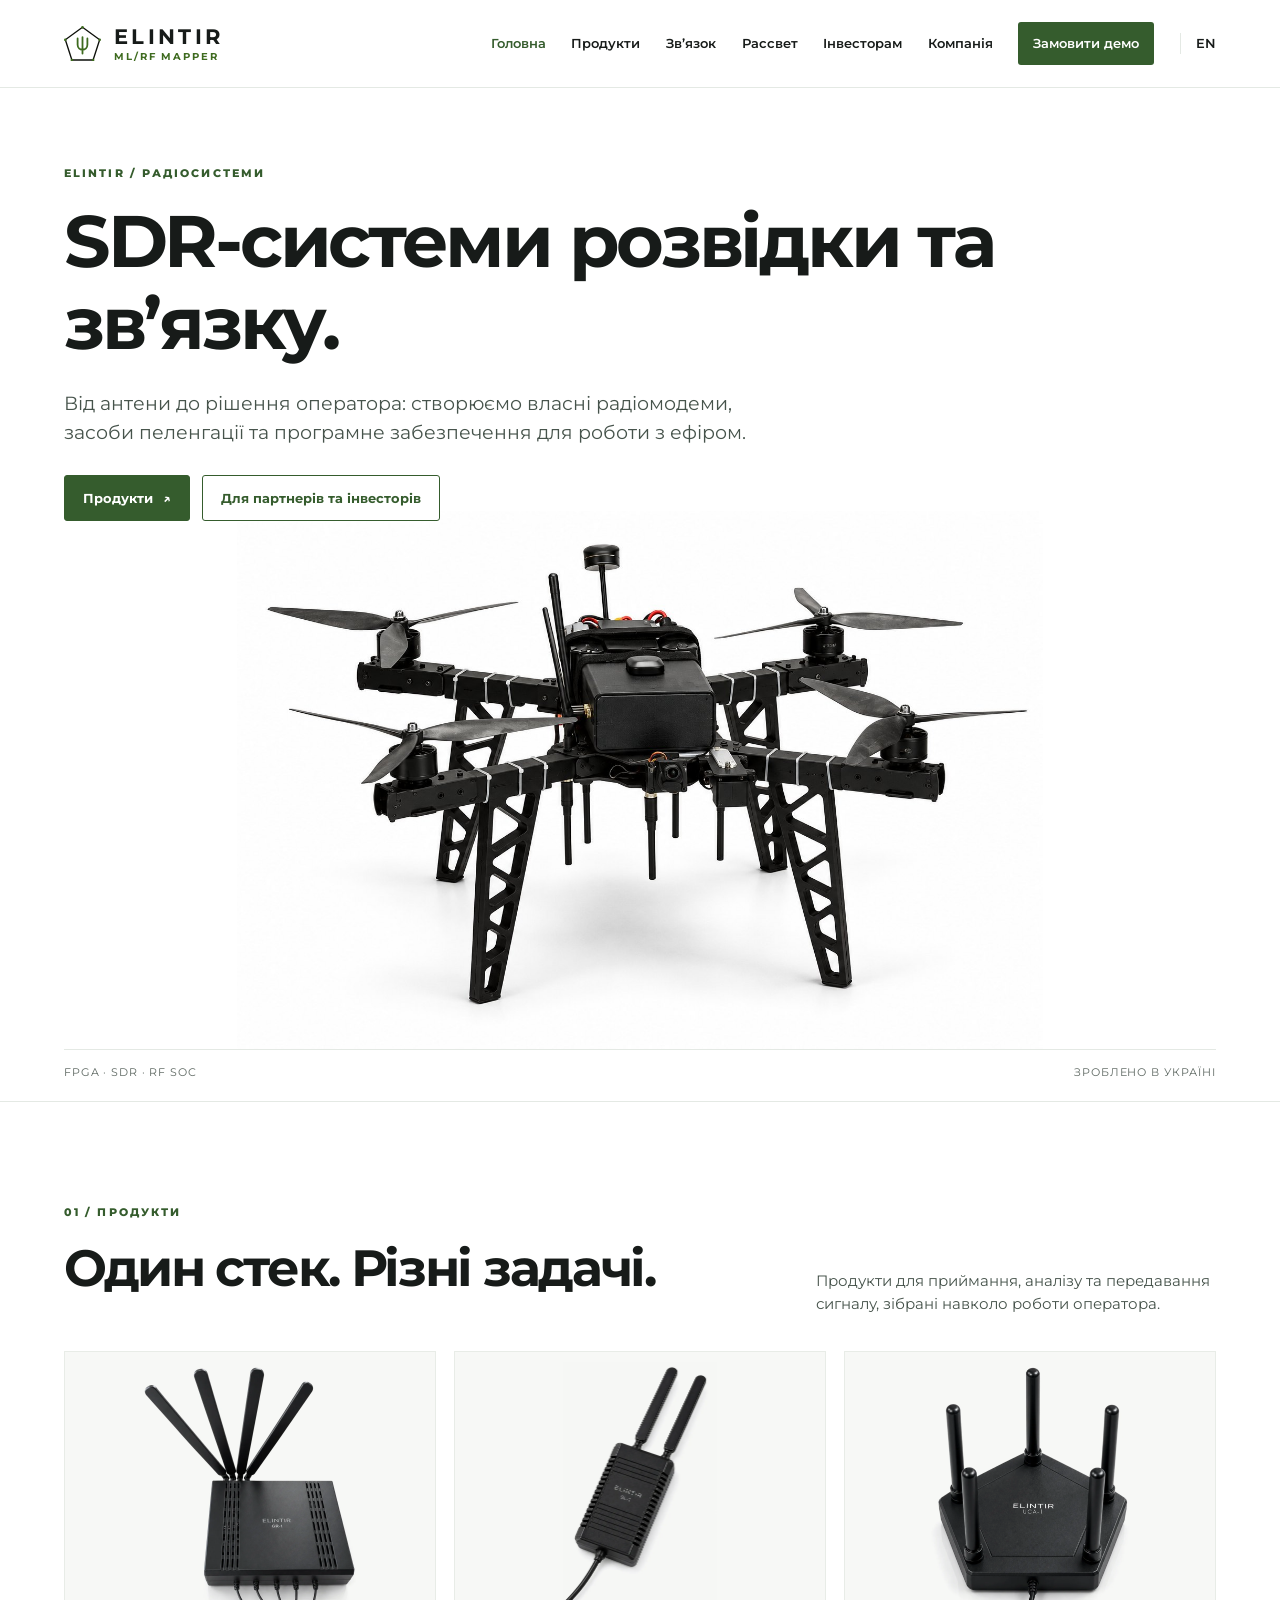
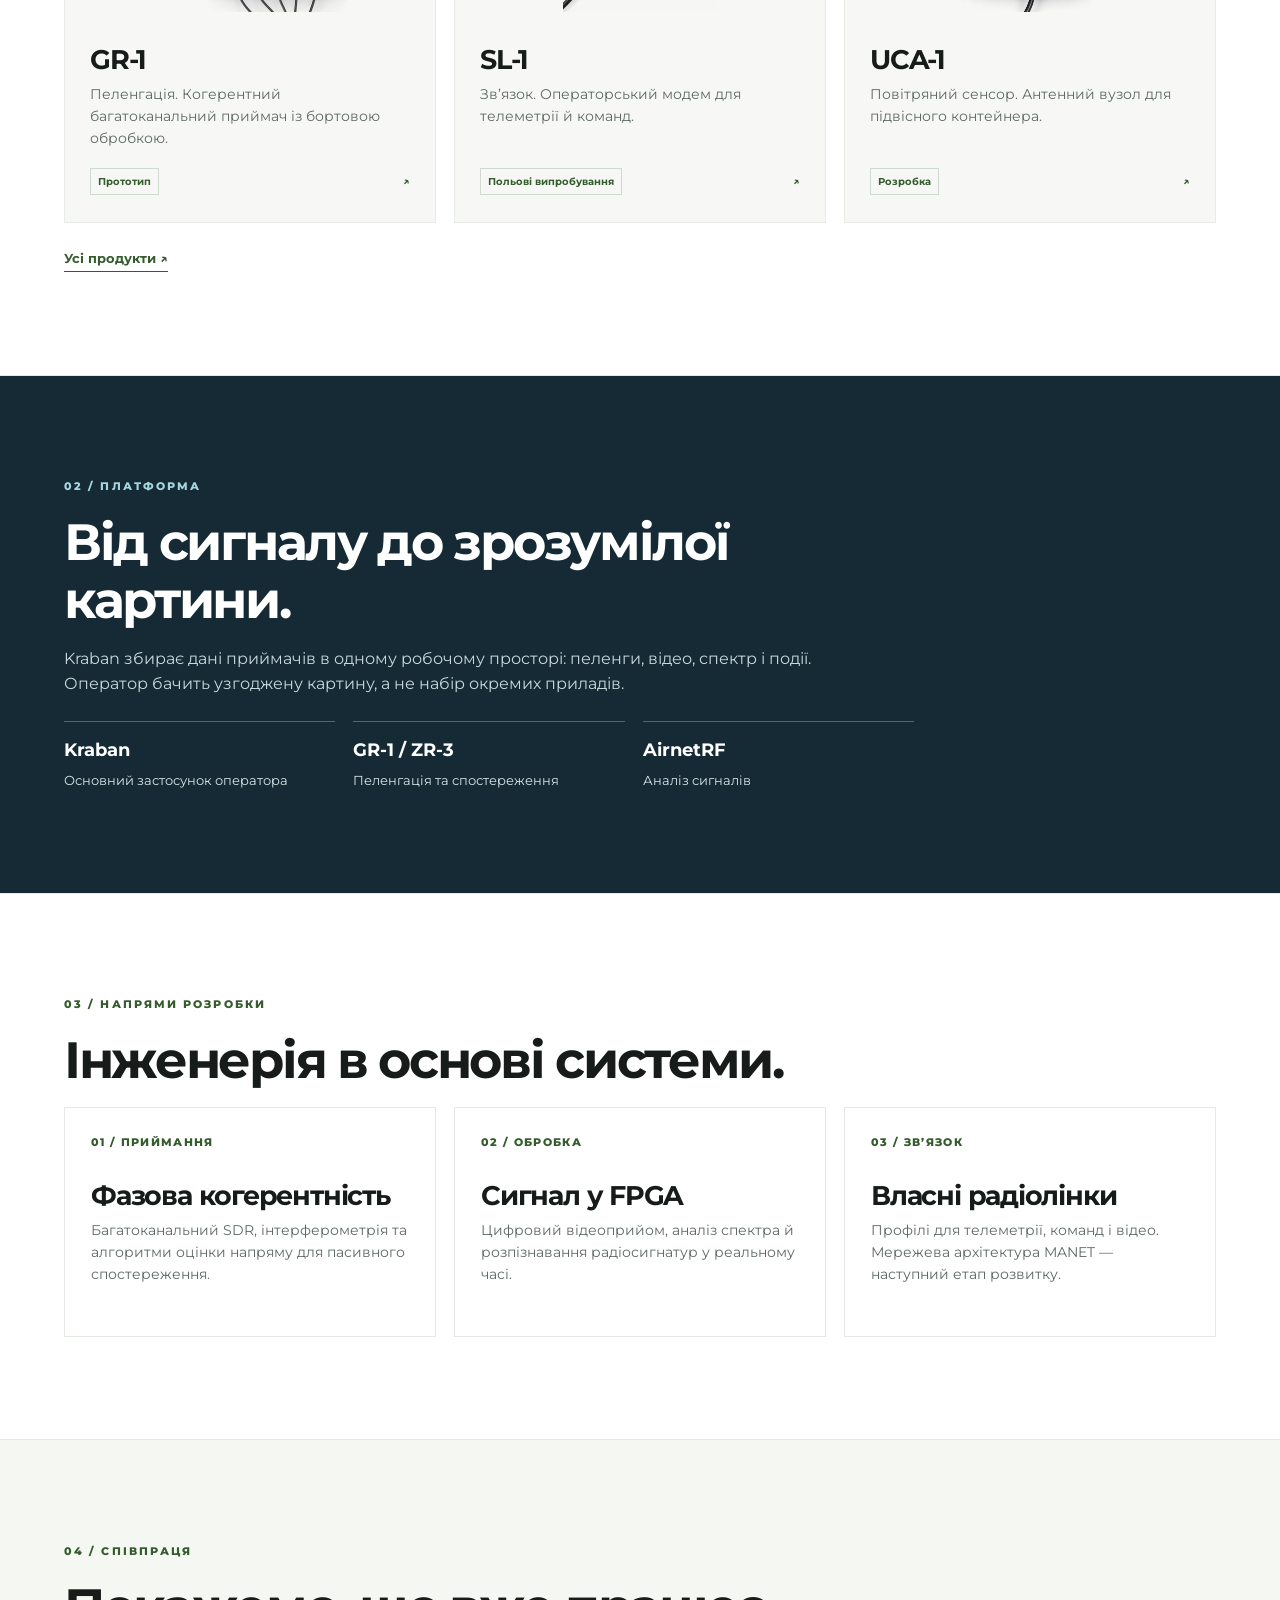
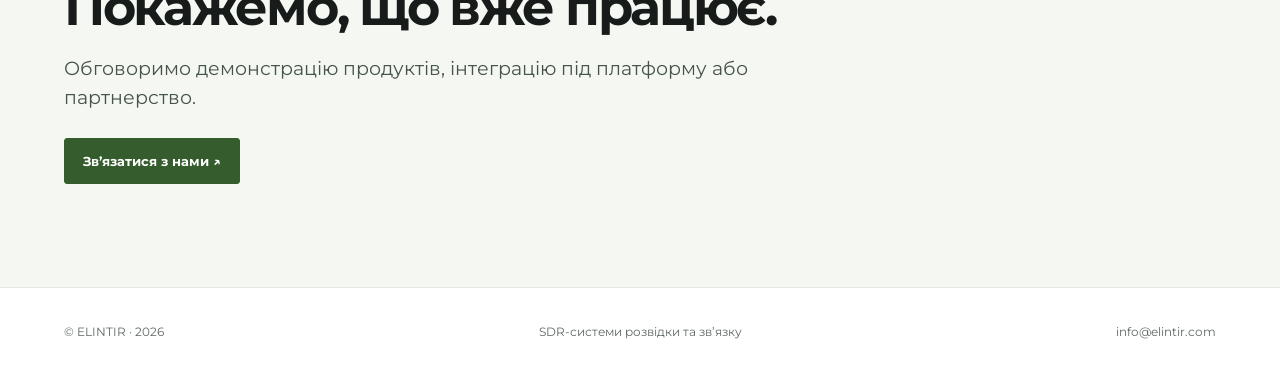
<file: index.html>
<!doctype html>
<html lang="uk"><head><meta charset="utf-8"><meta name="viewport" content="width=device-width,initial-scale=1">
<title>SDR-системи розвідки та зв’язку — ELINTIR</title><meta name="description" content="ELINTIR розробляє SDR-системи пеленгації, програмне забезпечення оператора та радіозв’язок."><meta name="theme-color" content="#ffffff">
<link rel="canonical" href="https://elintir.com/">
<link rel="alternate" hreflang="uk" href="https://elintir.com/">
<link rel="alternate" hreflang="en" href="https://elintir.com/en/">
<link rel="icon" type="image/svg+xml" href="/assets/branding/elintir-favicon.svg"><link rel="stylesheet" href="/assets/site-v2.css?v=2681af0301">
<meta property="og:title" content="SDR-системи розвідки та зв’язку — ELINTIR"><meta property="og:description" content="ELINTIR розробляє SDR-системи пеленгації, програмне забезпечення оператора та радіозв’язок."><meta property="og:type" content="website"><meta property="og:image" content="https://elintir.com/assets/products/elintir-og-product.jpg">
</head><body><header class="topbar wrap"><a class="brand" href="/" aria-label="ELINTIR — ML/RF MAPPER, на початок">
<svg class="brand-mark" width="37" height="35" viewBox="61.3 61 389.4 371.7" role="img" aria-hidden="true">
  <polygon points="256,75 75.3,206.3 144.3,418.7 367.7,418.7 436.7,206.3" fill="none" stroke="#0d0f0a" stroke-width="14" stroke-linejoin="round"/>
  <path d="M204.5 192.5 V259.5 A51.5 51.5 0 0 0 307.5 259.5 V192.5 M256 179 V351" fill="none" stroke="#3e6b1f" stroke-width="19" stroke-linecap="round" stroke-linejoin="round"/>
  <g fill="#3e6b1f"><circle cx="256" cy="75" r="14"/><circle cx="75.3" cy="206.3" r="14"/><circle cx="144.3" cy="418.7" r="14"/><circle cx="367.7" cy="418.7" r="14"/><circle cx="436.7" cy="206.3" r="14"/></g>
</svg><span class="brand-text" style="display:flex;flex-direction:column;line-height:1"><span class="brand-name">ELINTIR</span><span class="brand-slogan">ML/RF MAPPER</span></span></a>
<nav class="nav" aria-label="Основна навігація"><a href="/" aria-current="page">Головна</a><a href="/hardware/">Продукти</a><a href="/slink/">Зв’язок</a><a href="/rassvet/">Рассвет</a><a href="/investors/">Інвесторам</a><a href="/company/">Компанія</a><a class="nav-cta" href="mailto:info@elintir.com?subject=%D0%97%D0%B0%D0%BF%D0%B8%D1%82%20%D0%BD%D0%B0%20%D0%B4%D0%B5%D0%BC%D0%BE">Замовити демо</a><a class="lang" href="/en/" hreflang="en">EN</a></nav></header>
<main><section class="hero wrap"><div class="hero-copy"><p class="eyebrow">ELINTIR / Радіосистеми</p><h1>SDR-системи розвідки та зв’язку.</h1>
    <p class="lead">Від антени до рішення оператора: створюємо власні радіомодеми, засоби пеленгації та програмне забезпечення для роботи з ефіром.</p>
    <div class="hero-actions"><a class="btn" href="/hardware/">Продукти <span aria-hidden="true">↗</span></a><a class="btn secondary" href="/investors/">Для партнерів та інвесторів</a></div></div>
    <img class="hero-photo" src="/assets/pitch-drone.jpeg" alt="Безпілотна платформа з радіообладнанням" width="1536" height="1024" fetchpriority="high">
    <div class="hero-note"><span>FPGA · SDR · RF SoC</span><span>Зроблено в Україні</span></div></section>
    <section class="section wrap" id="products"><div class="section-head"><div><p class="eyebrow">01 / Продукти</p><h2>Один стек. Різні задачі.</h2></div><p class="lead">Продукти для приймання, аналізу та передавання сигналу, зібрані навколо роботи оператора.</p></div>
    <div class="product-grid"><a class="product-card" href="/hardware/#gr1"><img src="/assets/products/elintir-gr-1.webp" alt="" loading="lazy" width="640" height="480">
    <div class="card-copy"><h3>GR-1</h3><p>Пеленгація. Когерентний багатоканальний приймач із бортовою обробкою.</p><div class="card-foot"><span class="status">Прототип</span><span aria-hidden="true">↗</span></div></div></a>
    <a class="product-card" href="/slink/#sl1"><img src="/assets/products/elintir-sl-1.webp" alt="" loading="lazy" width="640" height="480">
    <div class="card-copy"><h3>SL-1</h3><p>Зв’язок. Операторський модем для телеметрії й команд.</p><div class="card-foot"><span class="status">Польові випробування</span><span aria-hidden="true">↗</span></div></div></a>
    <a class="product-card" href="/hardware/#uca1"><img src="/assets/products/elintir-uca-1.webp" alt="" loading="lazy" width="640" height="480">
    <div class="card-copy"><h3>UCA-1</h3><p>Повітряний сенсор. Антенний вузол для підвісного контейнера.</p><div class="card-foot"><span class="status">Розробка</span><span aria-hidden="true">↗</span></div></div></a></div>
    <div class="section-actions" style="margin-top:25px"><a class="inline-link" href="/hardware/">Усі продукти ↗</a></div></section>
    <section class="section feature"><div class="wrap feature-row solo"><div><p class="eyebrow">02 / Платформа</p><h2>Від сигналу до зрозумілої картини.</h2><p>Kraban збирає дані приймачів в одному робочому просторі: пеленги, відео, спектр і події. Оператор бачить узгоджену картину, а не набір окремих приладів.</p>
    <div class="kicker-list"><div><strong>Kraban</strong>Основний застосунок оператора</div><div><strong>GR-1 / ZR-3</strong>Пеленгація та спостереження</div><div><strong>AirnetRF</strong>Аналіз сигналів</div></div></div></div></section>
    <section class="section wrap" id="directions"><p class="eyebrow">03 / Напрями розробки</p><h2>Інженерія в основі системи.</h2><div class="grid-3">
    <article class="text-card"><div class="number">01 / ПРИЙМАННЯ</div><h3>Фазова когерентність</h3><p>Багатоканальний SDR, інтерферометрія та алгоритми оцінки напряму для пасивного спостереження.</p></article>
    <article class="text-card"><div class="number">02 / ОБРОБКА</div><h3>Сигнал у FPGA</h3><p>Цифровий відеоприйом, аналіз спектра й розпізнавання радіосигнатур у реальному часі.</p></article>
    <article class="text-card"><div class="number">03 / ЗВ’ЯЗОК</div><h3>Власні радіолінки</h3><p>Профілі для телеметрії, команд і відео. Мережева архітектура MANET — наступний етап розвитку.</p></article></div></section>
    <section class="section contact"><div class="wrap"><p class="eyebrow">04 / Співпраця</p><h2>Покажемо, що вже працює.</h2><p class="lead">Обговоримо демонстрацію продуктів, інтеграцію під платформу або партнерство.</p><a class="btn" href="mailto:info@elintir.com?subject=ELINTIR%20demo">Зв’язатися з нами ↗</a></div></section></main><footer class="footer wrap"><span>© ELINTIR · 2026</span><span>SDR-системи розвідки та зв’язку</span><a href="mailto:info@elintir.com">info@elintir.com</a></footer></body></html>
</file>
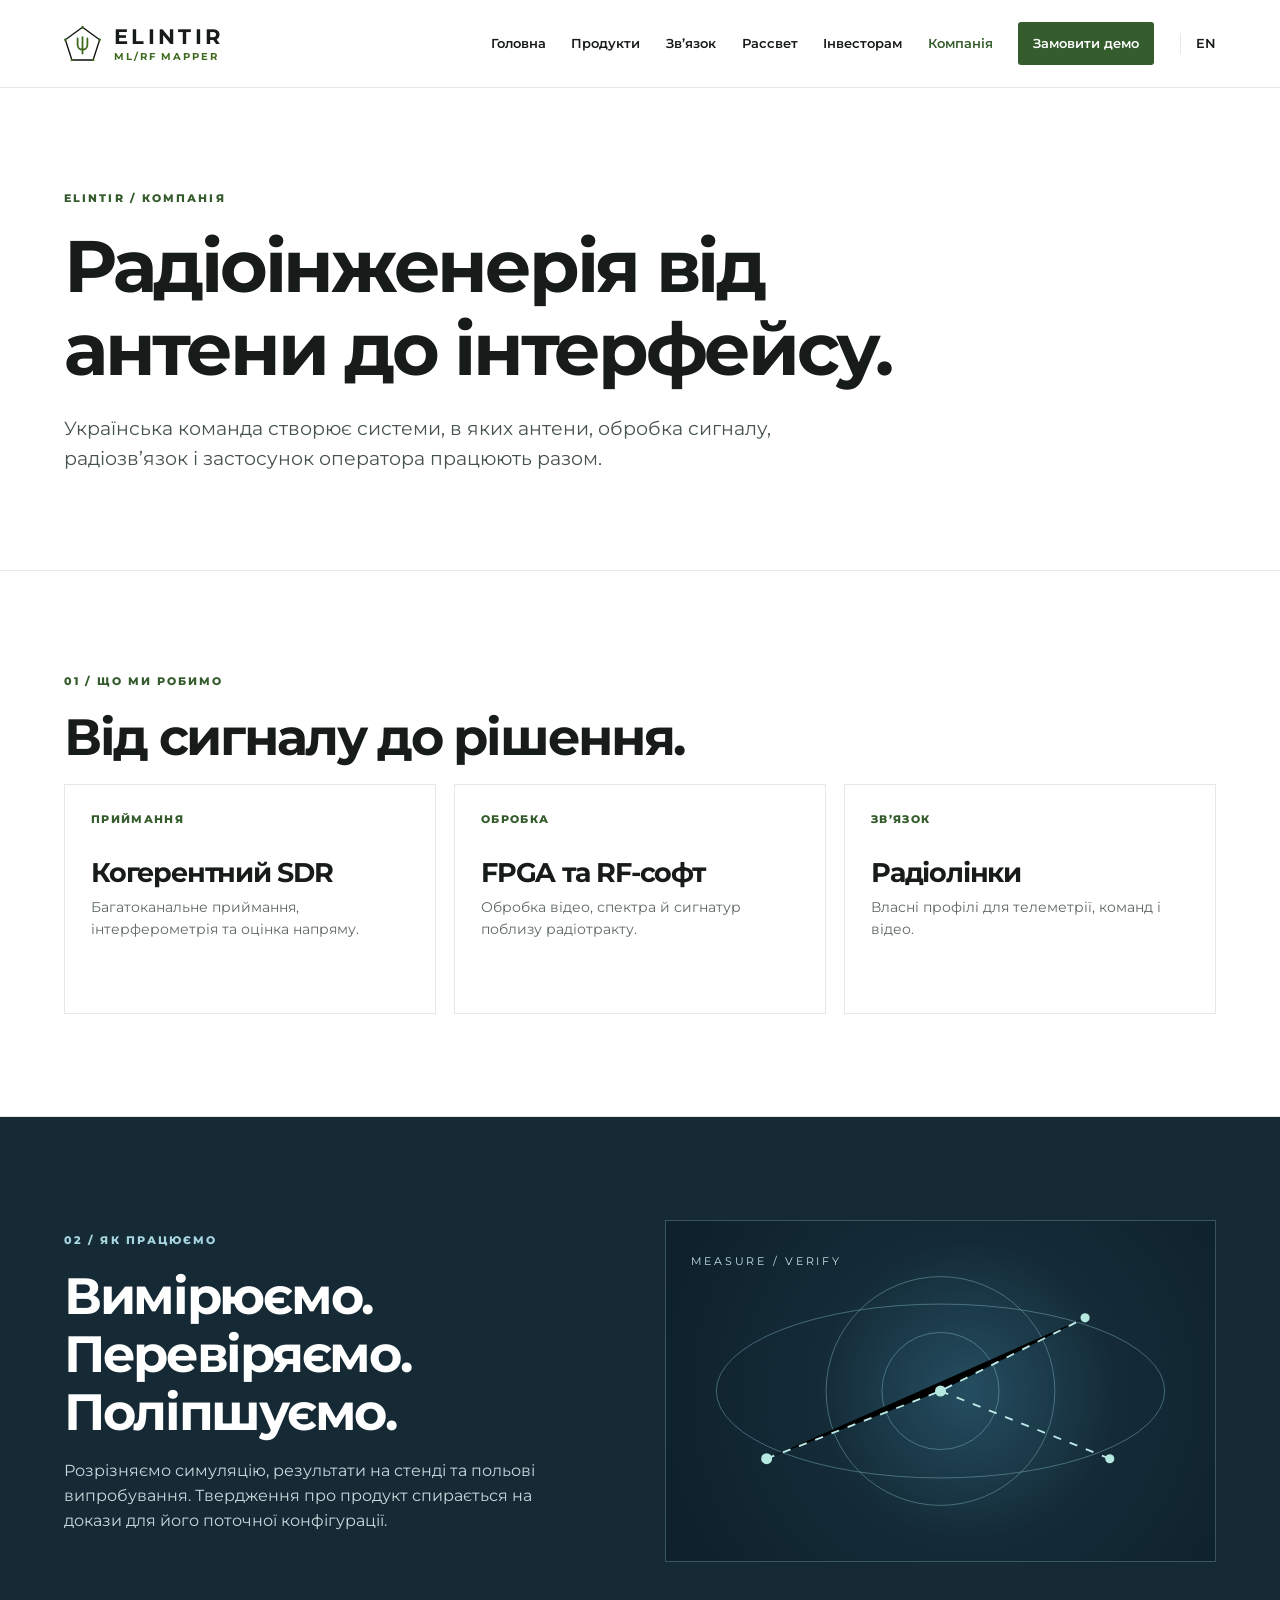
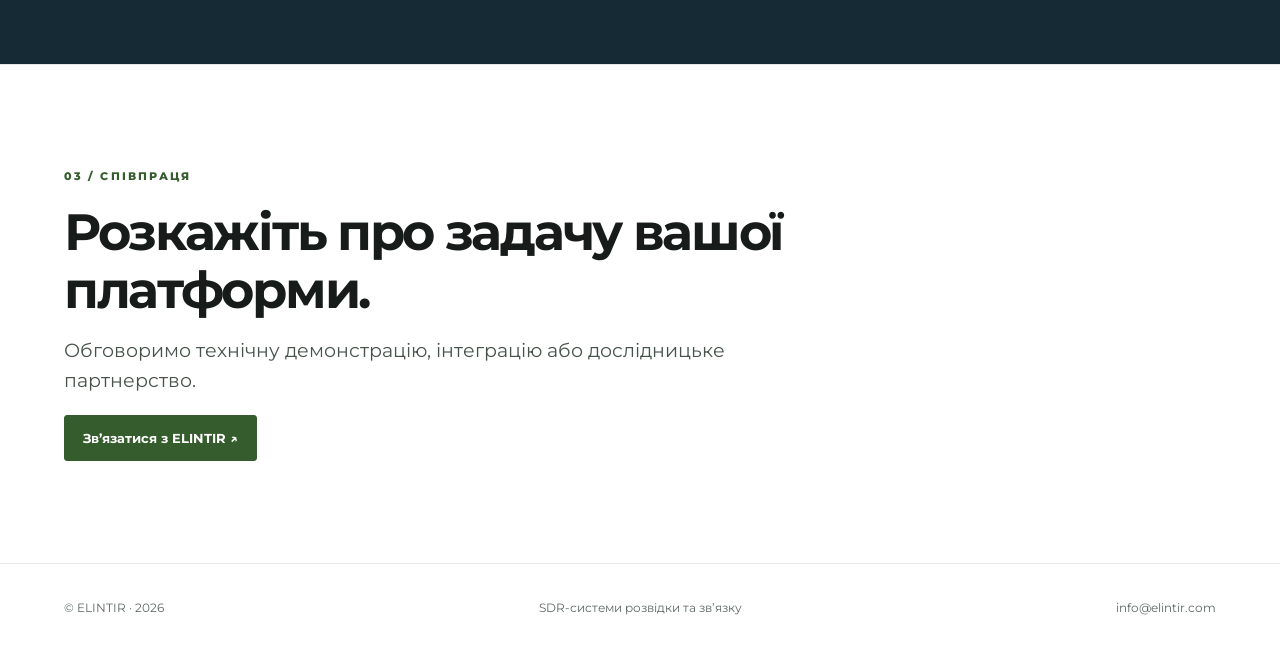
<file: company/index.html>
<!doctype html>
<html lang="uk"><head><meta charset="utf-8"><meta name="viewport" content="width=device-width,initial-scale=1">
<title>Компанія — ELINTIR</title><meta name="description" content="Українська команда ELINTIR: когерентний SDR, FPGA, радіозв’язок і застосунок оператора."><meta name="theme-color" content="#ffffff">
<link rel="canonical" href="https://elintir.com/company/">
<link rel="alternate" hreflang="uk" href="https://elintir.com/company/">
<link rel="alternate" hreflang="en" href="https://elintir.com/en/company/">
<link rel="icon" type="image/svg+xml" href="/assets/branding/elintir-favicon.svg"><link rel="stylesheet" href="/assets/site-v2.css?v=2681af0301">
<meta property="og:title" content="Компанія — ELINTIR"><meta property="og:description" content="Українська команда ELINTIR: когерентний SDR, FPGA, радіозв’язок і застосунок оператора."><meta property="og:type" content="website"><meta property="og:image" content="https://elintir.com/assets/products/elintir-og-product.jpg">
</head><body><header class="topbar wrap"><a class="brand" href="/" aria-label="ELINTIR — ML/RF MAPPER, на початок">
<svg class="brand-mark" width="37" height="35" viewBox="61.3 61 389.4 371.7" role="img" aria-hidden="true">
  <polygon points="256,75 75.3,206.3 144.3,418.7 367.7,418.7 436.7,206.3" fill="none" stroke="#0d0f0a" stroke-width="14" stroke-linejoin="round"/>
  <path d="M204.5 192.5 V259.5 A51.5 51.5 0 0 0 307.5 259.5 V192.5 M256 179 V351" fill="none" stroke="#3e6b1f" stroke-width="19" stroke-linecap="round" stroke-linejoin="round"/>
  <g fill="#3e6b1f"><circle cx="256" cy="75" r="14"/><circle cx="75.3" cy="206.3" r="14"/><circle cx="144.3" cy="418.7" r="14"/><circle cx="367.7" cy="418.7" r="14"/><circle cx="436.7" cy="206.3" r="14"/></g>
</svg><span class="brand-text" style="display:flex;flex-direction:column;line-height:1"><span class="brand-name">ELINTIR</span><span class="brand-slogan">ML/RF MAPPER</span></span></a>
<nav class="nav" aria-label="Основна навігація"><a href="/">Головна</a><a href="/hardware/">Продукти</a><a href="/slink/">Зв’язок</a><a href="/rassvet/">Рассвет</a><a href="/investors/">Інвесторам</a><a href="/company/" aria-current="page">Компанія</a><a class="nav-cta" href="mailto:info@elintir.com?subject=%D0%97%D0%B0%D0%BF%D0%B8%D1%82%20%D0%BD%D0%B0%20%D0%B4%D0%B5%D0%BC%D0%BE">Замовити демо</a><a class="lang" href="/en/company/" hreflang="en">EN</a></nav></header>
<main><section class="page-hero wrap"><p class="eyebrow">ELINTIR / Компанія</p><h1>Радіоінженерія від антени до інтерфейсу.</h1><p class="lead">Українська команда створює системи, в яких антени, обробка сигналу, радіозв’язок і застосунок оператора працюють разом.</p></section>
    <section class="section wrap"><p class="eyebrow">01 / Що ми робимо</p><h2>Від сигналу до рішення.</h2><div class="grid-3"><article class="text-card"><div class="number">ПРИЙМАННЯ</div><h3>Когерентний SDR</h3><p>Багатоканальне приймання, інтерферометрія та оцінка напряму.</p></article><article class="text-card"><div class="number">ОБРОБКА</div><h3>FPGA та RF-софт</h3><p>Обробка відео, спектра й сигнатур поблизу радіотракту.</p></article><article class="text-card"><div class="number">ЗВ’ЯЗОК</div><h3>Радіолінки</h3><p>Власні профілі для телеметрії, команд і відео.</p></article></div></section>
    <section class="section feature"><div class="wrap feature-row"><div><p class="eyebrow">02 / Як працюємо</p><h2>Вимірюємо. Перевіряємо. Поліпшуємо.</h2><p>Розрізняємо симуляцію, результати на стенді та польові випробування. Твердження про продукт спирається на докази для його поточної конфігурації.</p></div><div class="signal-panel" role="img" aria-label="MEASURE / VERIFY"><svg viewBox="0 0 600 340" aria-hidden="true">
      <circle class="orbit" cx="300" cy="170" r="125"/><ellipse class="orbit" cx="300" cy="170" rx="245" ry="95"/>
      <circle class="orbit" cx="300" cy="170" r="64"/><path class="beam" d="M110 244 300 170 458 90 M300 170 485 244"/>
      <circle class="pulse" cx="300" cy="170" r="6"/><circle class="pulse" cx="110" cy="244" r="6"/>
      <circle cx="458" cy="90" r="5" fill="#b5e8de"/><circle cx="485" cy="244" r="5" fill="#b5e8de"/>
      <text x="27" y="32" fill="#c8e3e5" font-size="12" font-family="Montserrat,Arial,sans-serif" letter-spacing="3">MEASURE / VERIFY</text>
    </svg></div></div></section>
    <section class="section wrap"><p class="eyebrow">03 / Співпраця</p><h2>Розкажіть про задачу вашої платформи.</h2><p class="lead">Обговоримо технічну демонстрацію, інтеграцію або дослідницьке партнерство.</p><a class="btn" href="mailto:info@elintir.com?subject=ELINTIR%20partnership">Зв’язатися з ELINTIR ↗</a></section></main><footer class="footer wrap"><span>© ELINTIR · 2026</span><span>SDR-системи розвідки та зв’язку</span><a href="mailto:info@elintir.com">info@elintir.com</a></footer></body></html>
</file>
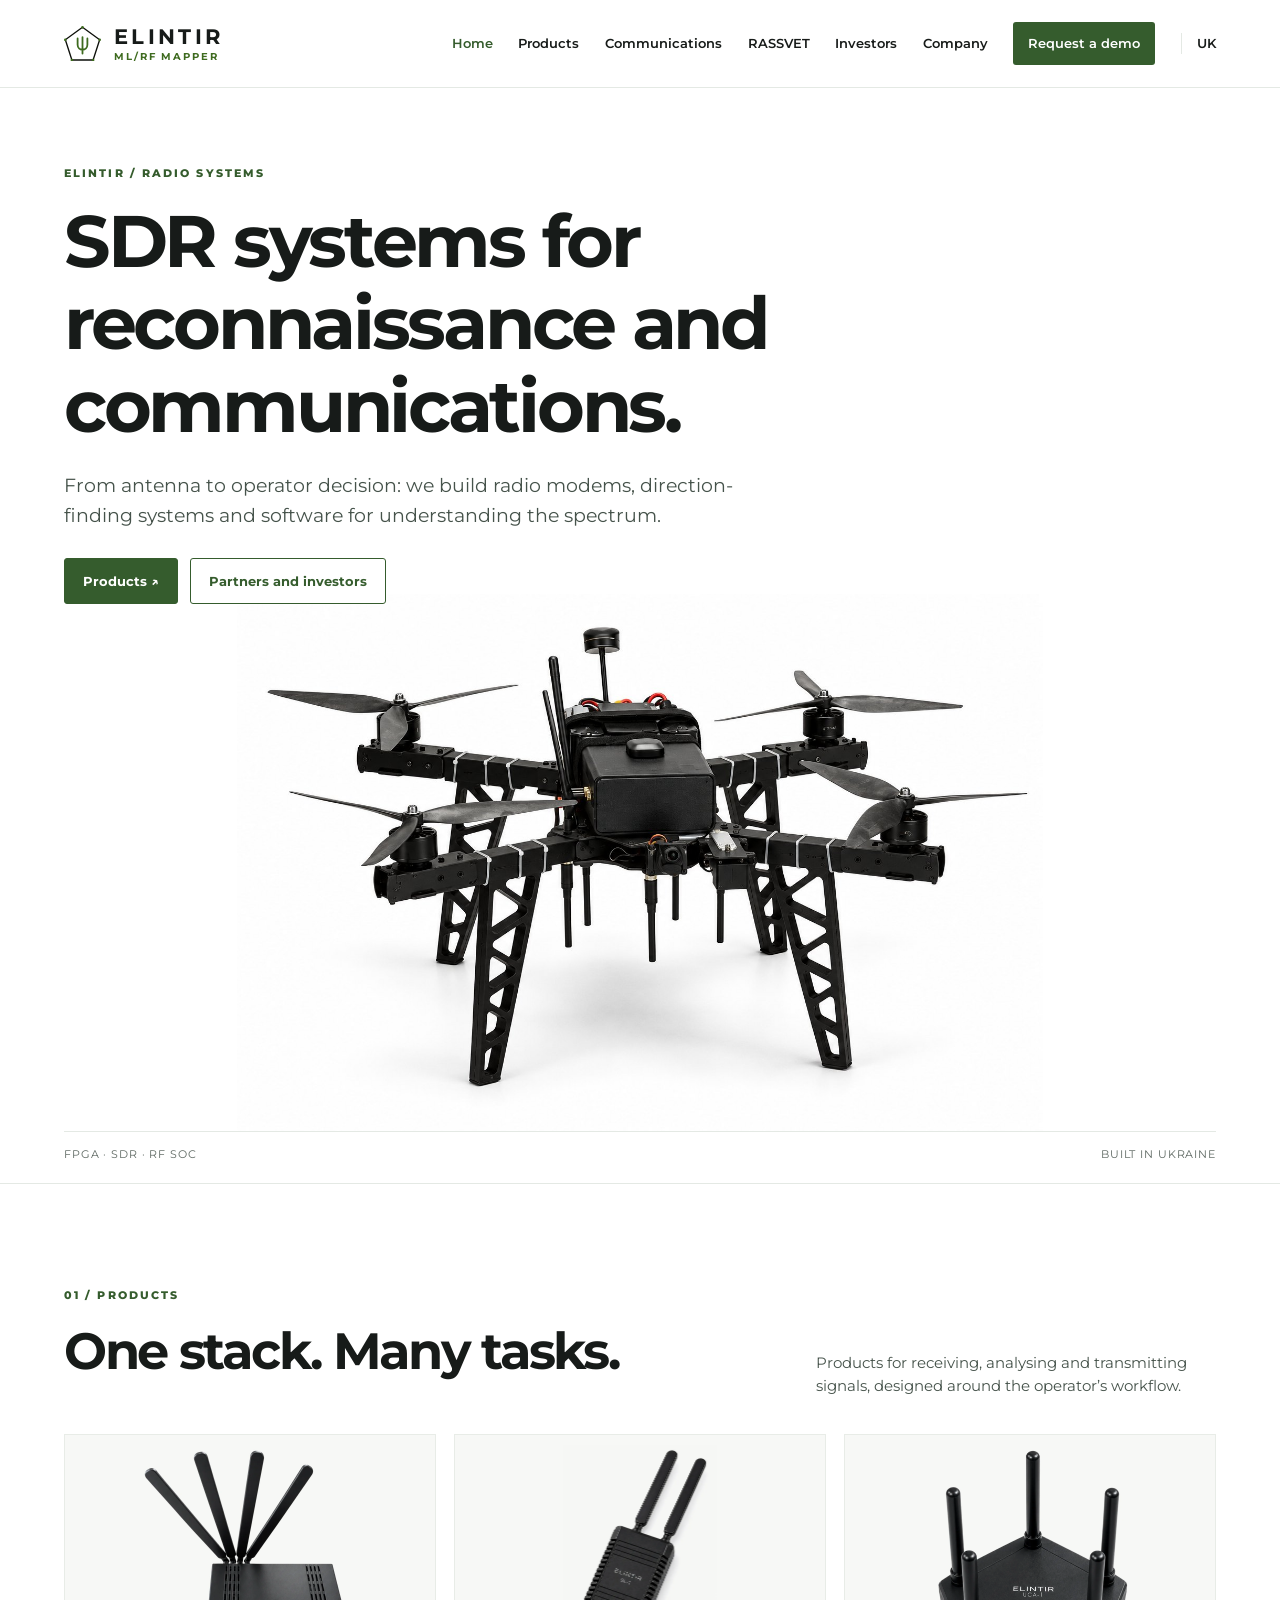
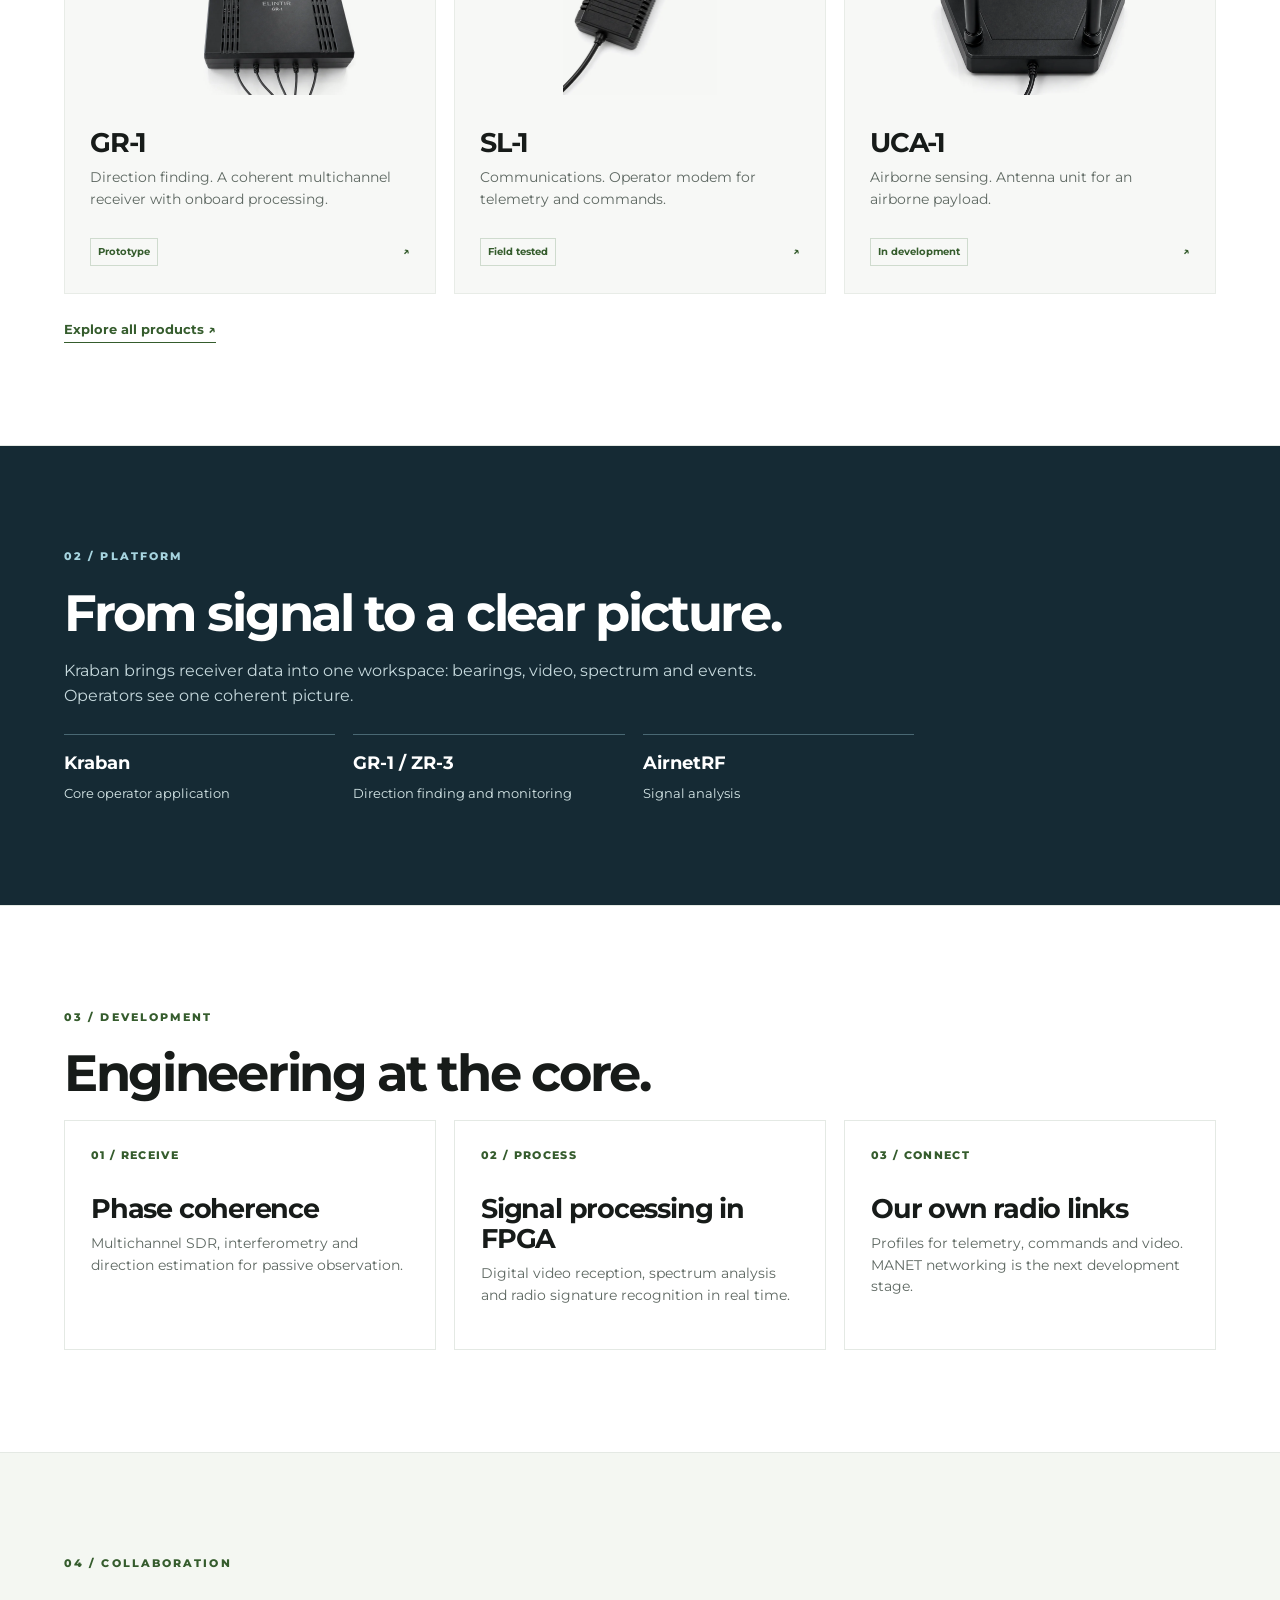
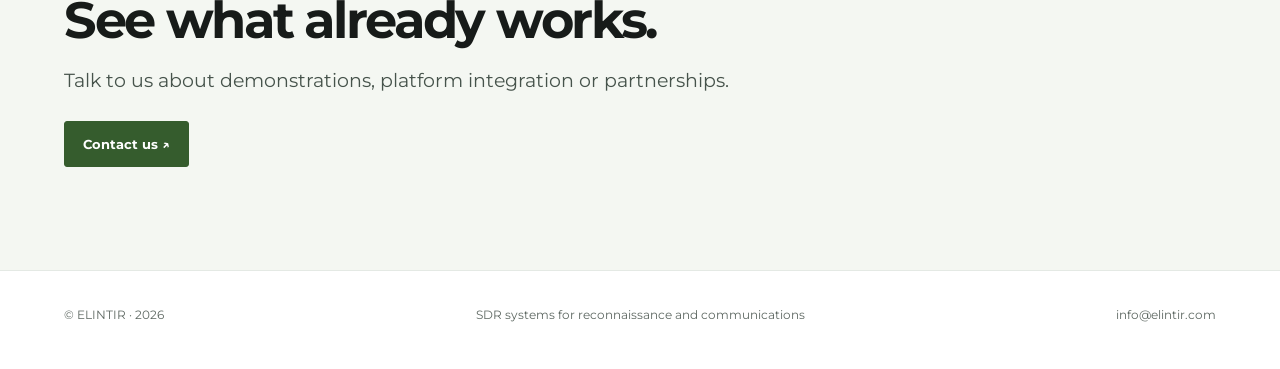
<file: en/index.html>
<!doctype html>
<html lang="en"><head><meta charset="utf-8"><meta name="viewport" content="width=device-width,initial-scale=1">
<title>SDR systems for reconnaissance and communications — ELINTIR</title><meta name="description" content="ELINTIR develops SDR direction-finding systems, operator software and radio communications."><meta name="theme-color" content="#ffffff">
<link rel="canonical" href="https://elintir.com/en/">
<link rel="alternate" hreflang="uk" href="https://elintir.com/">
<link rel="alternate" hreflang="en" href="https://elintir.com/en/">
<link rel="icon" type="image/svg+xml" href="/assets/branding/elintir-favicon.svg"><link rel="stylesheet" href="/assets/site-v2.css?v=2681af0301">
<meta property="og:title" content="SDR systems for reconnaissance and communications — ELINTIR"><meta property="og:description" content="ELINTIR develops SDR direction-finding systems, operator software and radio communications."><meta property="og:type" content="website"><meta property="og:image" content="https://elintir.com/assets/products/elintir-og-product.jpg">
</head><body><header class="topbar wrap"><a class="brand" href="/en/" aria-label="ELINTIR — ML/RF MAPPER, home">
<svg class="brand-mark" width="37" height="35" viewBox="61.3 61 389.4 371.7" role="img" aria-hidden="true">
  <polygon points="256,75 75.3,206.3 144.3,418.7 367.7,418.7 436.7,206.3" fill="none" stroke="#0d0f0a" stroke-width="14" stroke-linejoin="round"/>
  <path d="M204.5 192.5 V259.5 A51.5 51.5 0 0 0 307.5 259.5 V192.5 M256 179 V351" fill="none" stroke="#3e6b1f" stroke-width="19" stroke-linecap="round" stroke-linejoin="round"/>
  <g fill="#3e6b1f"><circle cx="256" cy="75" r="14"/><circle cx="75.3" cy="206.3" r="14"/><circle cx="144.3" cy="418.7" r="14"/><circle cx="367.7" cy="418.7" r="14"/><circle cx="436.7" cy="206.3" r="14"/></g>
</svg><span class="brand-text" style="display:flex;flex-direction:column;line-height:1"><span class="brand-name">ELINTIR</span><span class="brand-slogan">ML/RF MAPPER</span></span></a>
<nav class="nav" aria-label="Main navigation"><a href="/en/" aria-current="page">Home</a><a href="/en/hardware/">Products</a><a href="/en/slink/">Communications</a><a href="/rassvet/">RASSVET</a><a href="/en/investors/">Investors</a><a href="/en/company/">Company</a><a class="nav-cta" href="mailto:info@elintir.com?subject=ELINTIR%20demo%20request">Request a demo</a><a class="lang" href="/" hreflang="uk">UK</a></nav></header>
<main><section class="hero wrap"><div class="hero-copy"><p class="eyebrow">ELINTIR / Radio systems</p><h1>SDR systems for reconnaissance and communications.</h1>
    <p class="lead">From antenna to operator decision: we build radio modems, direction-finding systems and software for understanding the spectrum.</p>
    <div class="hero-actions"><a class="btn" href="/en/hardware/">Products ↗</a><a class="btn secondary" href="/en/investors/">Partners and investors</a></div></div>
    <img class="hero-photo" src="/assets/pitch-drone.jpeg" alt="Uncrewed platform with radio equipment" width="1536" height="1024" fetchpriority="high"><div class="hero-note"><span>FPGA · SDR · RF SoC</span><span>Built in Ukraine</span></div></section>
    <section class="section wrap" id="products"><div class="section-head"><div><p class="eyebrow">01 / Products</p><h2>One stack. Many tasks.</h2></div><p class="lead">Products for receiving, analysing and transmitting signals, designed around the operator’s workflow.</p></div>
    <div class="product-grid"><a class="product-card" href="/en/hardware/#gr1"><img src="/assets/products/elintir-gr-1.webp" alt="" loading="lazy" width="640" height="480">
    <div class="card-copy"><h3>GR-1</h3><p>Direction finding. A coherent multichannel receiver with onboard processing.</p><div class="card-foot"><span class="status">Prototype</span><span aria-hidden="true">↗</span></div></div></a>
    <a class="product-card" href="/en/slink/#sl1"><img src="/assets/products/elintir-sl-1.webp" alt="" loading="lazy" width="640" height="480">
    <div class="card-copy"><h3>SL-1</h3><p>Communications. Operator modem for telemetry and commands.</p><div class="card-foot"><span class="status">Field tested</span><span aria-hidden="true">↗</span></div></div></a>
    <a class="product-card" href="/en/hardware/#uca1"><img src="/assets/products/elintir-uca-1.webp" alt="" loading="lazy" width="640" height="480">
    <div class="card-copy"><h3>UCA-1</h3><p>Airborne sensing. Antenna unit for an airborne payload.</p><div class="card-foot"><span class="status">In development</span><span aria-hidden="true">↗</span></div></div></a></div><div class="section-actions" style="margin-top:25px"><a class="inline-link" href="/en/hardware/">Explore all products ↗</a></div></section>
    <section class="section feature"><div class="wrap feature-row solo"><div><p class="eyebrow">02 / Platform</p><h2>From signal to a clear picture.</h2><p>Kraban brings receiver data into one workspace: bearings, video, spectrum and events. Operators see one coherent picture.</p>
    <div class="kicker-list"><div><strong>Kraban</strong>Core operator application</div><div><strong>GR-1 / ZR-3</strong>Direction finding and monitoring</div><div><strong>AirnetRF</strong>Signal analysis</div></div></div></div></section>
    <section class="section wrap" id="directions"><p class="eyebrow">03 / Development</p><h2>Engineering at the core.</h2><div class="grid-3">
    <article class="text-card"><div class="number">01 / RECEIVE</div><h3>Phase coherence</h3><p>Multichannel SDR, interferometry and direction estimation for passive observation.</p></article>
    <article class="text-card"><div class="number">02 / PROCESS</div><h3>Signal processing in FPGA</h3><p>Digital video reception, spectrum analysis and radio signature recognition in real time.</p></article>
    <article class="text-card"><div class="number">03 / CONNECT</div><h3>Our own radio links</h3><p>Profiles for telemetry, commands and video. MANET networking is the next development stage.</p></article></div></section>
    <section class="section contact"><div class="wrap"><p class="eyebrow">04 / Collaboration</p><h2>See what already works.</h2><p class="lead">Talk to us about demonstrations, platform integration or partnerships.</p><a class="btn" href="mailto:info@elintir.com?subject=ELINTIR%20demo">Contact us ↗</a></div></section></main><footer class="footer wrap"><span>© ELINTIR · 2026</span><span>SDR systems for reconnaissance and communications</span><a href="mailto:info@elintir.com">info@elintir.com</a></footer></body></html>
</file>
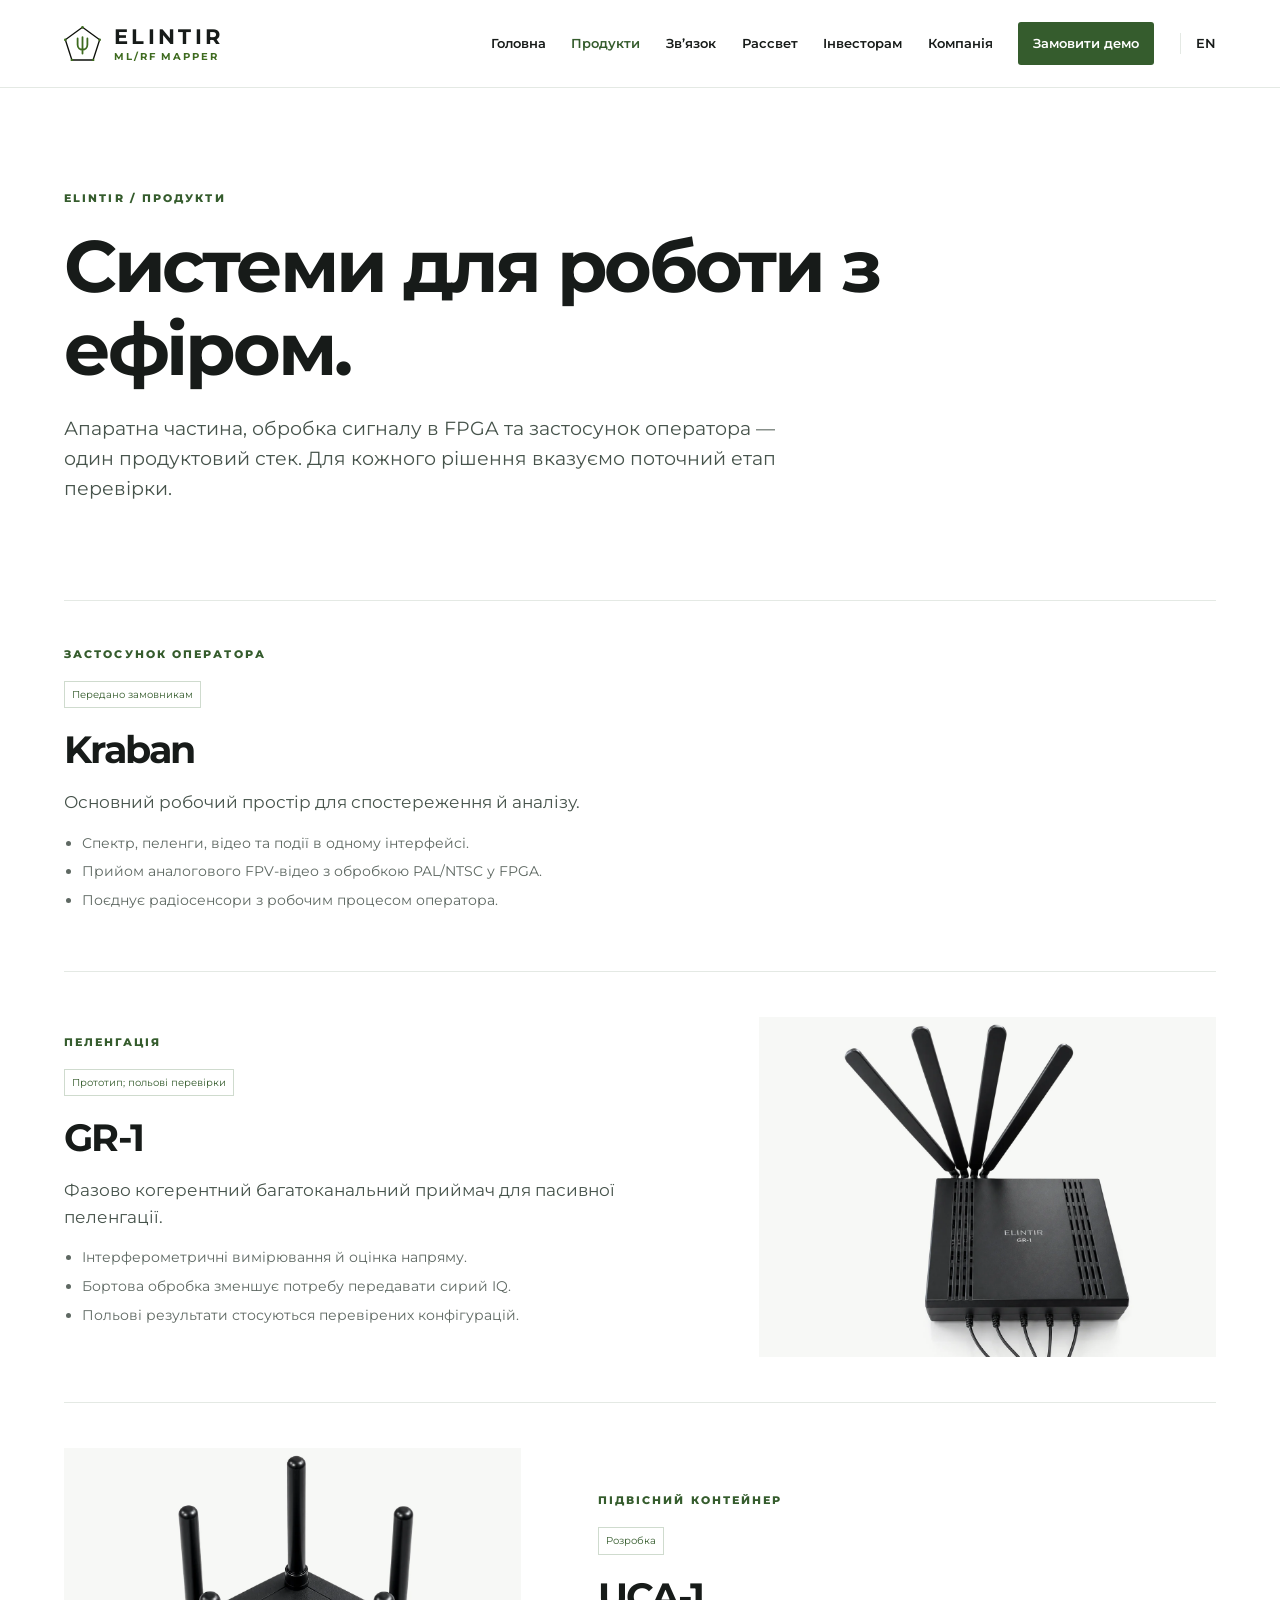
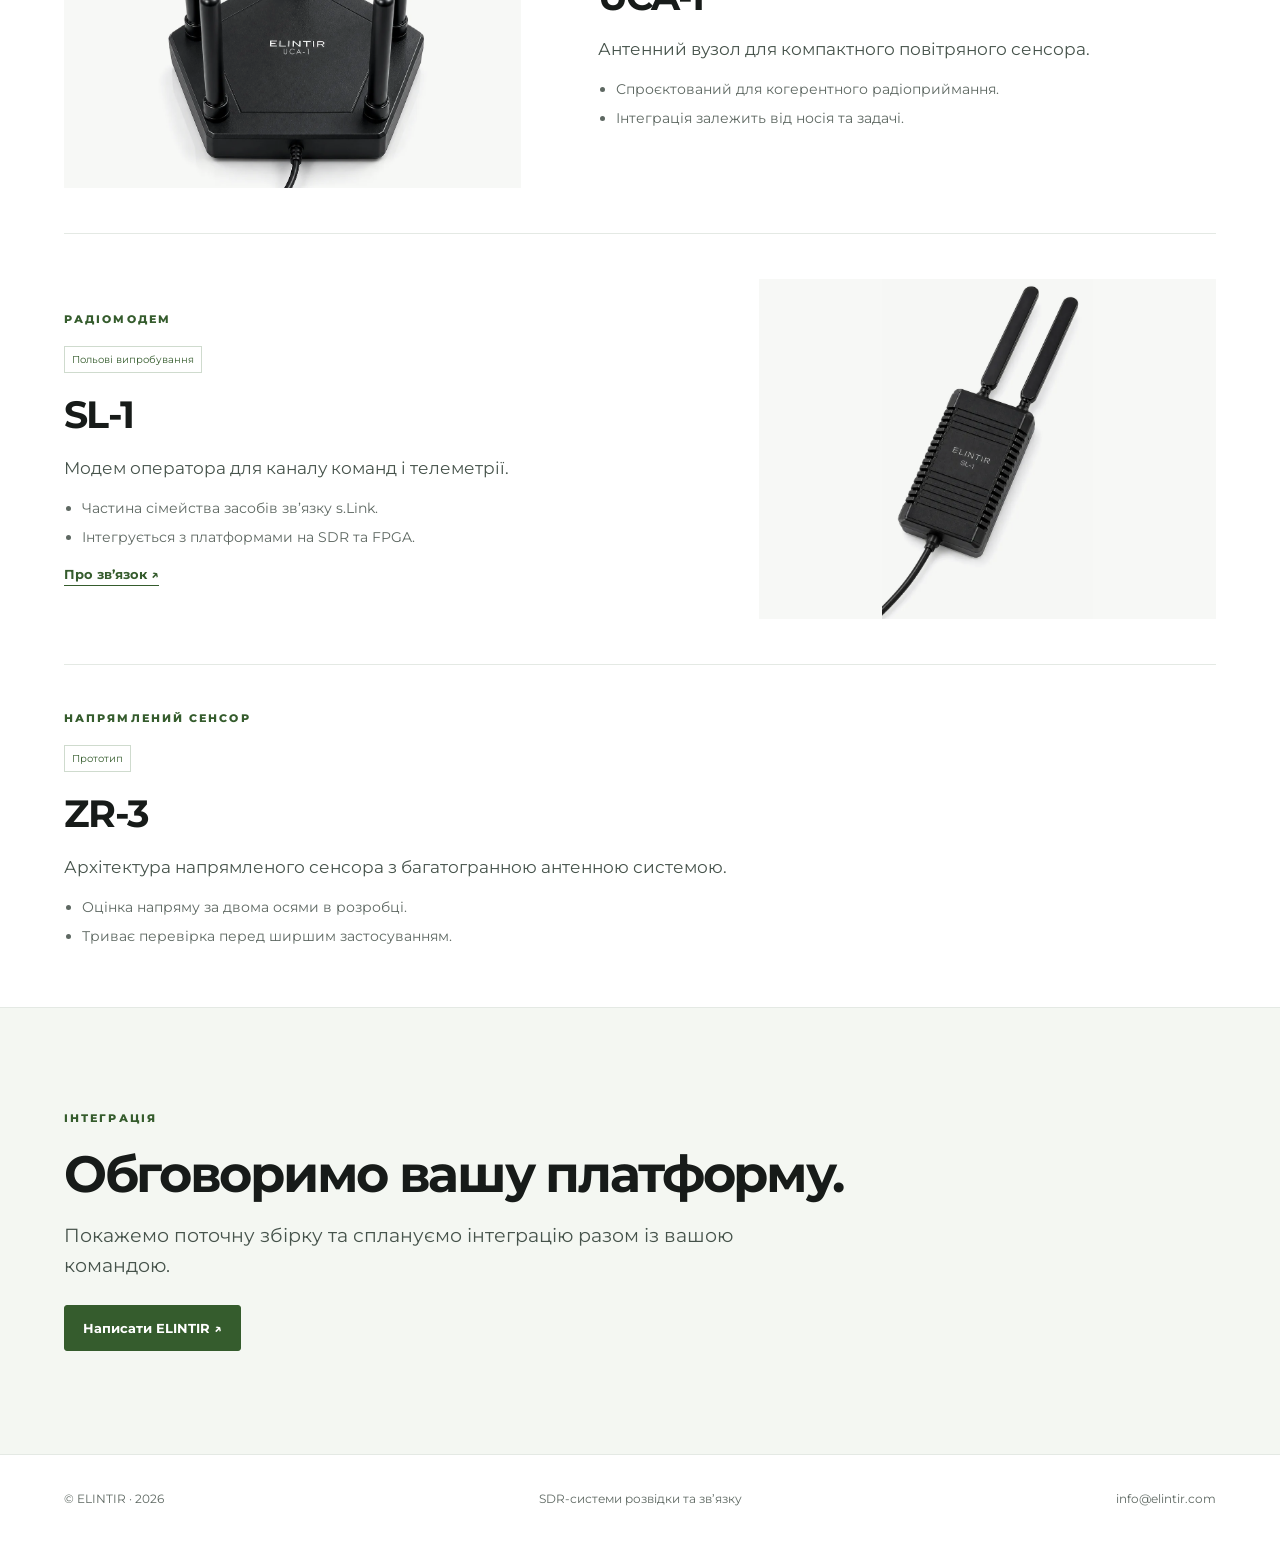
<file: hardware/index.html>
<!doctype html>
<html lang="uk"><head><meta charset="utf-8"><meta name="viewport" content="width=device-width,initial-scale=1">
<title>Продукти — ELINTIR</title><meta name="description" content="Kraban, GR-1, UCA-1, SL-1 та ZR-3 — продукти й розробки ELINTIR."><meta name="theme-color" content="#ffffff">
<link rel="canonical" href="https://elintir.com/hardware/">
<link rel="alternate" hreflang="uk" href="https://elintir.com/hardware/">
<link rel="alternate" hreflang="en" href="https://elintir.com/en/hardware/">
<link rel="icon" type="image/svg+xml" href="/assets/branding/elintir-favicon.svg"><link rel="stylesheet" href="/assets/site-v2.css?v=2681af0301">
<meta property="og:title" content="Продукти — ELINTIR"><meta property="og:description" content="Kraban, GR-1, UCA-1, SL-1 та ZR-3 — продукти й розробки ELINTIR."><meta property="og:type" content="website"><meta property="og:image" content="https://elintir.com/assets/products/elintir-og-product.jpg">
</head><body><header class="topbar wrap"><a class="brand" href="/" aria-label="ELINTIR — ML/RF MAPPER, на початок">
<svg class="brand-mark" width="37" height="35" viewBox="61.3 61 389.4 371.7" role="img" aria-hidden="true">
  <polygon points="256,75 75.3,206.3 144.3,418.7 367.7,418.7 436.7,206.3" fill="none" stroke="#0d0f0a" stroke-width="14" stroke-linejoin="round"/>
  <path d="M204.5 192.5 V259.5 A51.5 51.5 0 0 0 307.5 259.5 V192.5 M256 179 V351" fill="none" stroke="#3e6b1f" stroke-width="19" stroke-linecap="round" stroke-linejoin="round"/>
  <g fill="#3e6b1f"><circle cx="256" cy="75" r="14"/><circle cx="75.3" cy="206.3" r="14"/><circle cx="144.3" cy="418.7" r="14"/><circle cx="367.7" cy="418.7" r="14"/><circle cx="436.7" cy="206.3" r="14"/></g>
</svg><span class="brand-text" style="display:flex;flex-direction:column;line-height:1"><span class="brand-name">ELINTIR</span><span class="brand-slogan">ML/RF MAPPER</span></span></a>
<nav class="nav" aria-label="Основна навігація"><a href="/">Головна</a><a href="/hardware/" aria-current="page">Продукти</a><a href="/slink/">Зв’язок</a><a href="/rassvet/">Рассвет</a><a href="/investors/">Інвесторам</a><a href="/company/">Компанія</a><a class="nav-cta" href="mailto:info@elintir.com?subject=%D0%97%D0%B0%D0%BF%D0%B8%D1%82%20%D0%BD%D0%B0%20%D0%B4%D0%B5%D0%BC%D0%BE">Замовити демо</a><a class="lang" href="/en/hardware/" hreflang="en">EN</a></nav></header>
<main><section class="page-hero wrap"><p class="eyebrow">ELINTIR / Продукти</p><h1>Системи для роботи з ефіром.</h1><p class="lead">Апаратна частина, обробка сигналу в FPGA та застосунок оператора — один продуктовий стек. Для кожного рішення вказуємо поточний етап перевірки.</p></section><section class="wrap" aria-label="Products"><article class="product-row no-media" id="kraban"><div><p class="eyebrow">Застосунок оператора</p><span class="status">Передано замовникам</span><h2>Kraban</h2><p class="lead">Основний робочий простір для спостереження й аналізу.</p><ul><li>Спектр, пеленги, відео та події в одному інтерфейсі.</li><li>Прийом аналогового FPV-відео з обробкою PAL/NTSC у FPGA.</li><li>Поєднує радіосенсори з робочим процесом оператора.</li></ul></div></article><article class="product-row" id="gr1"><div class="product-media"><img src="/assets/products/elintir-gr-1.webp" alt="GR-1" loading="lazy" width="640" height="480"></div><div><p class="eyebrow">Пеленгація</p><span class="status">Прототип; польові перевірки</span><h2>GR-1</h2><p class="lead">Фазово когерентний багатоканальний приймач для пасивної пеленгації.</p><ul><li>Інтерферометричні вимірювання й оцінка напряму.</li><li>Бортова обробка зменшує потребу передавати сирий IQ.</li><li>Польові результати стосуються перевірених конфігурацій.</li></ul></div></article><article class="product-row" id="uca1"><div class="product-media"><img src="/assets/products/elintir-uca-1.webp" alt="UCA-1" loading="lazy" width="640" height="480"></div><div><p class="eyebrow">Підвісний контейнер</p><span class="status">Розробка</span><h2>UCA-1</h2><p class="lead">Антенний вузол для компактного повітряного сенсора.</p><ul><li>Спроєктований для когерентного радіоприймання.</li><li>Інтеграція залежить від носія та задачі.</li></ul></div></article><article class="product-row" id="sl1"><div class="product-media"><img src="/assets/products/elintir-sl-1.webp" alt="SL-1" loading="lazy" width="640" height="480"></div><div><p class="eyebrow">Радіомодем</p><span class="status">Польові випробування</span><h2>SL-1</h2><p class="lead">Модем оператора для каналу команд і телеметрії.</p><ul><li>Частина сімейства засобів зв’язку s.Link.</li><li>Інтегрується з платформами на SDR та FPGA.</li></ul><a class="inline-link" href="/slink/">Про зв’язок ↗</a></div></article><article class="product-row no-media" id="zr3"><div><p class="eyebrow">Напрямлений сенсор</p><span class="status">Прототип</span><h2>ZR-3</h2><p class="lead">Архітектура напрямленого сенсора з багатогранною антенною системою.</p><ul><li>Оцінка напряму за двома осями в розробці.</li><li>Триває перевірка перед ширшим застосуванням.</li></ul></div></article></section><section class="section contact"><div class="wrap"><p class="eyebrow">Інтеграція</p><h2>Обговоримо вашу платформу.</h2><p class="lead">Покажемо поточну збірку та сплануємо інтеграцію разом із вашою командою.</p><a class="btn" href="mailto:info@elintir.com?subject=ELINTIR%20products">Написати ELINTIR ↗</a></div></section></main><footer class="footer wrap"><span>© ELINTIR · 2026</span><span>SDR-системи розвідки та зв’язку</span><a href="mailto:info@elintir.com">info@elintir.com</a></footer></body></html>
</file>
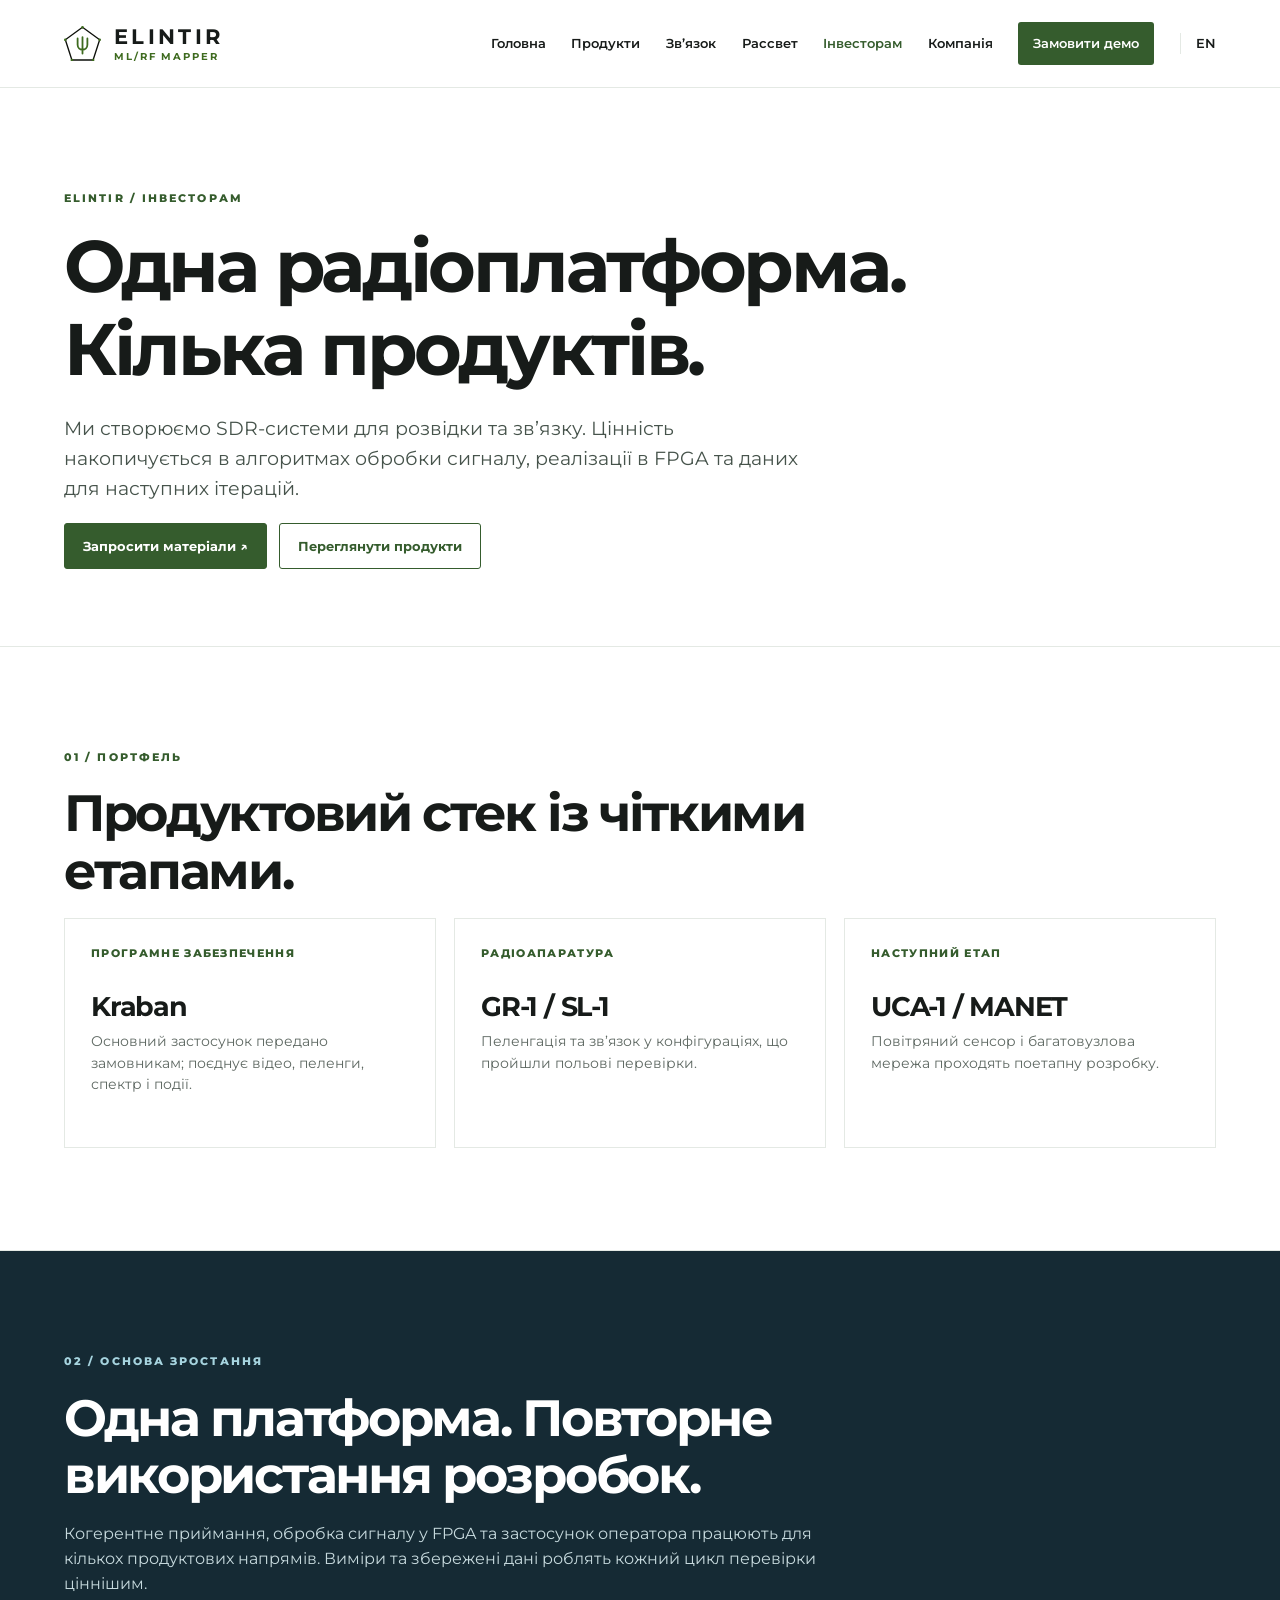
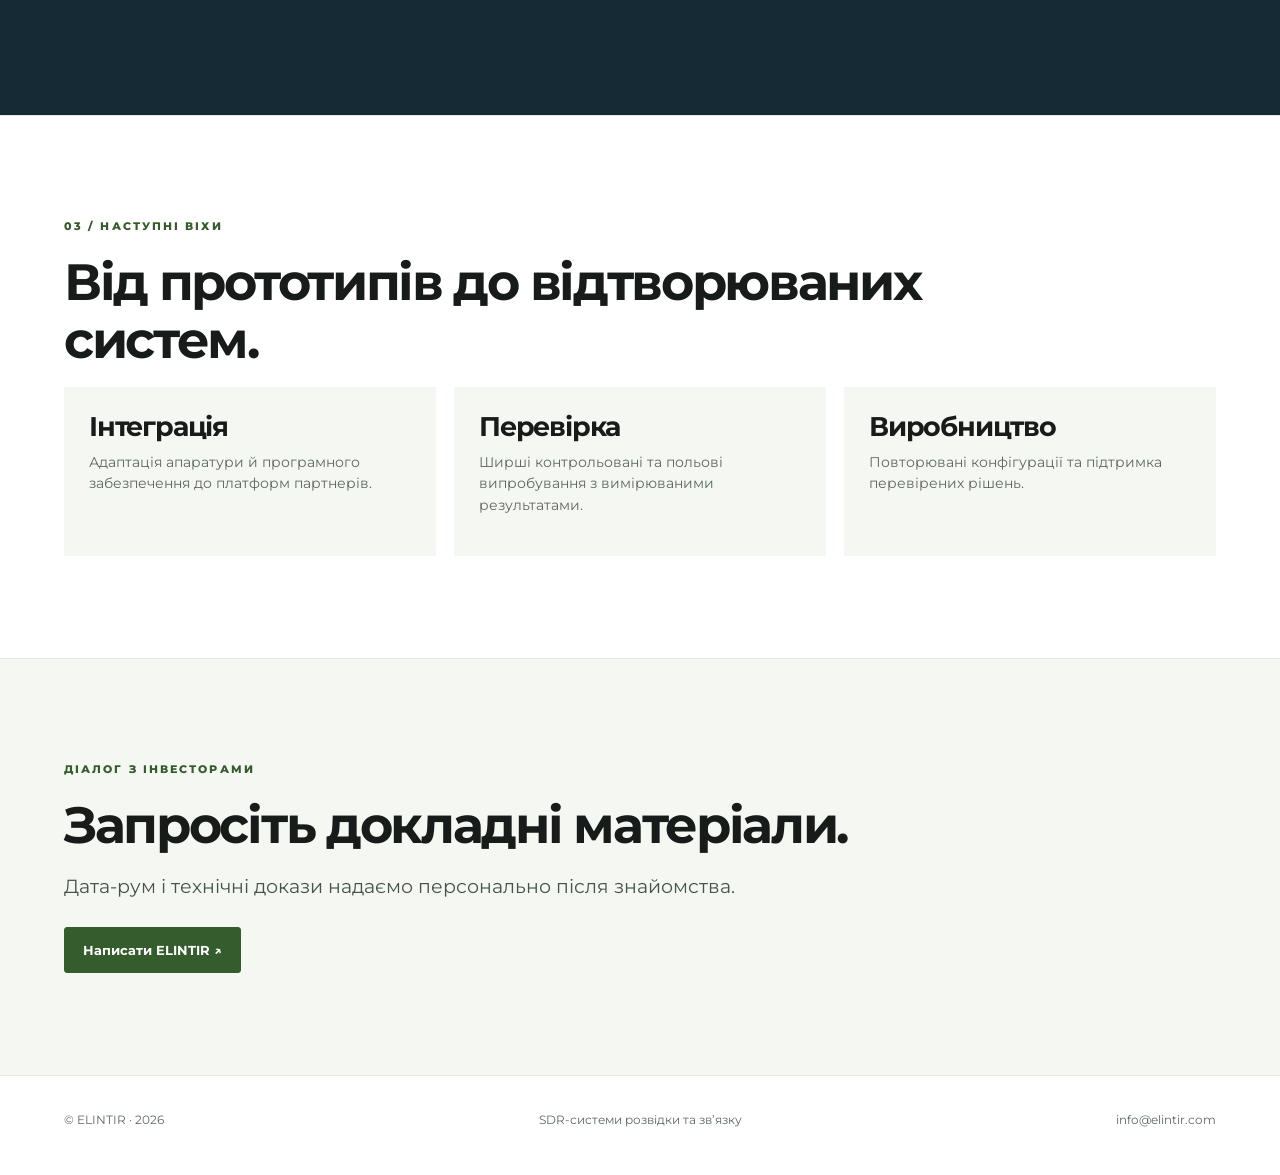
<file: investors/index.html>
<!doctype html>
<html lang="uk"><head><meta charset="utf-8"><meta name="viewport" content="width=device-width,initial-scale=1">
<title>Інвесторам — ELINTIR</title><meta name="description" content="Продуктовий стек ELINTIR, етапи розвитку та запит матеріалів для інвесторів."><meta name="theme-color" content="#ffffff">
<link rel="canonical" href="https://elintir.com/investors/">
<link rel="alternate" hreflang="uk" href="https://elintir.com/investors/">
<link rel="alternate" hreflang="en" href="https://elintir.com/en/investors/">
<link rel="icon" type="image/svg+xml" href="/assets/branding/elintir-favicon.svg"><link rel="stylesheet" href="/assets/site-v2.css?v=2681af0301">
<meta property="og:title" content="Інвесторам — ELINTIR"><meta property="og:description" content="Продуктовий стек ELINTIR, етапи розвитку та запит матеріалів для інвесторів."><meta property="og:type" content="website"><meta property="og:image" content="https://elintir.com/assets/products/elintir-og-product.jpg">
<script defer src="/assets/contact.js"></script></head><body><header class="topbar wrap"><a class="brand" href="/" aria-label="ELINTIR — ML/RF MAPPER, на початок">
<svg class="brand-mark" width="37" height="35" viewBox="61.3 61 389.4 371.7" role="img" aria-hidden="true">
  <polygon points="256,75 75.3,206.3 144.3,418.7 367.7,418.7 436.7,206.3" fill="none" stroke="#0d0f0a" stroke-width="14" stroke-linejoin="round"/>
  <path d="M204.5 192.5 V259.5 A51.5 51.5 0 0 0 307.5 259.5 V192.5 M256 179 V351" fill="none" stroke="#3e6b1f" stroke-width="19" stroke-linecap="round" stroke-linejoin="round"/>
  <g fill="#3e6b1f"><circle cx="256" cy="75" r="14"/><circle cx="75.3" cy="206.3" r="14"/><circle cx="144.3" cy="418.7" r="14"/><circle cx="367.7" cy="418.7" r="14"/><circle cx="436.7" cy="206.3" r="14"/></g>
</svg><span class="brand-text" style="display:flex;flex-direction:column;line-height:1"><span class="brand-name">ELINTIR</span><span class="brand-slogan">ML/RF MAPPER</span></span></a>
<nav class="nav" aria-label="Основна навігація"><a href="/">Головна</a><a href="/hardware/">Продукти</a><a href="/slink/">Зв’язок</a><a href="/rassvet/">Рассвет</a><a href="/investors/" aria-current="page">Інвесторам</a><a href="/company/">Компанія</a><a class="nav-cta" href="mailto:info@elintir.com?subject=%D0%97%D0%B0%D0%BF%D0%B8%D1%82%20%D0%BD%D0%B0%20%D0%B4%D0%B5%D0%BC%D0%BE">Замовити демо</a><a class="lang" href="/en/investors/" hreflang="en">EN</a></nav></header>
<main><section class="page-hero wrap"><p class="eyebrow">ELINTIR / Інвесторам</p><h1>Одна радіоплатформа. Кілька продуктів.</h1><p class="lead">Ми створюємо SDR-системи для розвідки та зв’язку. Цінність накопичується в алгоритмах обробки сигналу, реалізації в FPGA та даних для наступних ітерацій.</p><div class="hero-actions"><a class="btn" data-topic="Інвестиції" href="mailto:info@elintir.com?subject=ELINTIR%20investor%20materials">Запросити матеріали ↗</a><a class="btn secondary" href="/hardware/">Переглянути продукти</a></div></section>
    <section class="section wrap"><p class="eyebrow">01 / Портфель</p><h2>Продуктовий стек із чіткими етапами.</h2><div class="grid-3"><article class="text-card"><div class="number">ПРОГРАМНЕ ЗАБЕЗПЕЧЕННЯ</div><h3>Kraban</h3><p>Основний застосунок передано замовникам; поєднує відео, пеленги, спектр і події.</p></article><article class="text-card"><div class="number">РАДІОАПАРАТУРА</div><h3>GR-1 / SL-1</h3><p>Пеленгація та зв’язок у конфігураціях, що пройшли польові перевірки.</p></article><article class="text-card"><div class="number">НАСТУПНИЙ ЕТАП</div><h3>UCA-1 / MANET</h3><p>Повітряний сенсор і багатовузлова мережа проходять поетапну розробку.</p></article></div></section>
    <section class="section feature"><div class="wrap feature-row solo"><div><p class="eyebrow">02 / Основа зростання</p><h2>Одна платформа. Повторне використання розробок.</h2><p>Когерентне приймання, обробка сигналу у FPGA та застосунок оператора працюють для кількох продуктових напрямів. Виміри та збережені дані роблять кожний цикл перевірки ціннішим.</p></div></div></section>
    <section class="section wrap"><p class="eyebrow">03 / Наступні віхи</p><h2>Від прототипів до відтворюваних систем.</h2><div class="mini-grid"><article><h3>Інтеграція</h3><p>Адаптація апаратури й програмного забезпечення до платформ партнерів.</p></article><article><h3>Перевірка</h3><p>Ширші контрольовані та польові випробування з вимірюваними результатами.</p></article><article><h3>Виробництво</h3><p>Повторювані конфігурації та підтримка перевірених рішень.</p></article></div></section>
    <section class="section contact"><div class="wrap"><p class="eyebrow">Діалог з інвесторами</p><h2>Запросіть докладні матеріали.</h2><p class="lead">Дата-рум і технічні докази надаємо персонально після знайомства.</p><a class="btn" data-topic="Інвестиції" href="mailto:info@elintir.com?subject=ELINTIR%20investor%20materials">Написати ELINTIR ↗</a></div></section></main><footer class="footer wrap"><span>© ELINTIR · 2026</span><span>SDR-системи розвідки та зв’язку</span><a href="mailto:info@elintir.com">info@elintir.com</a></footer></body></html>
</file>
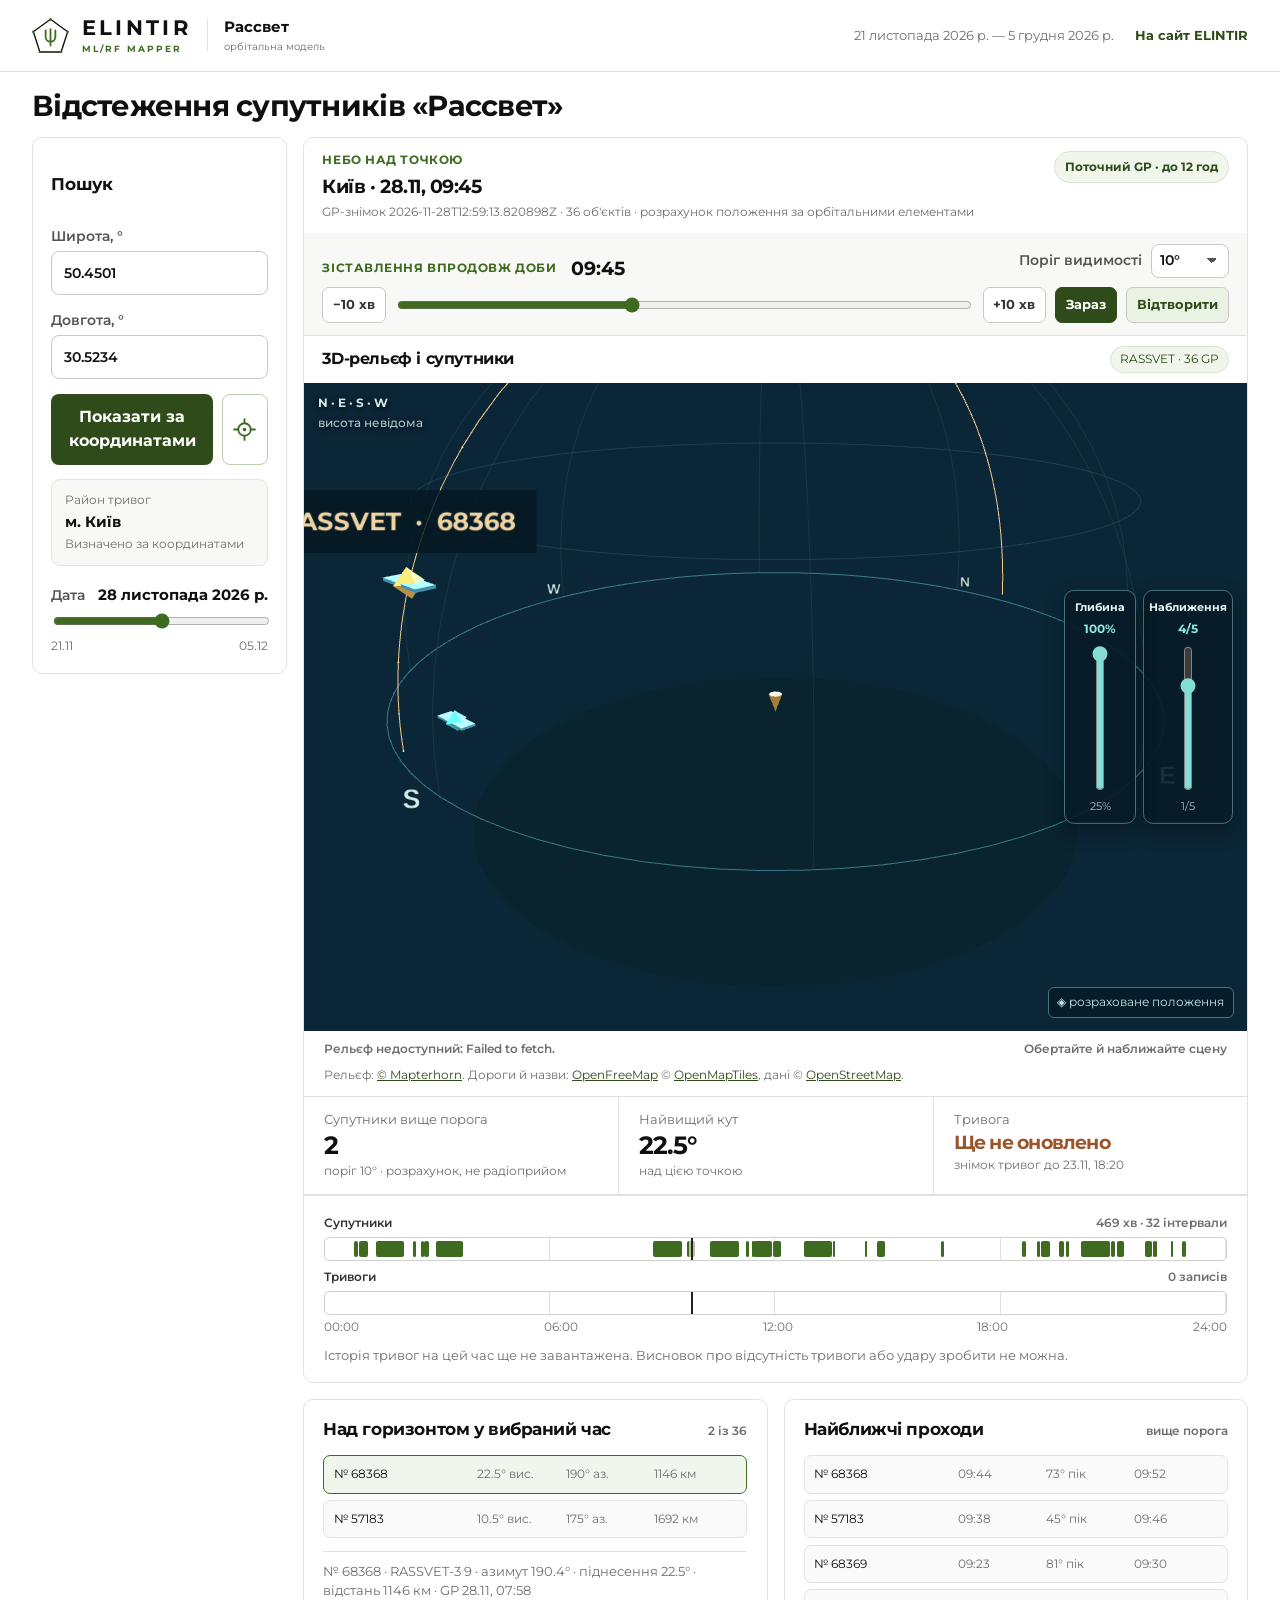
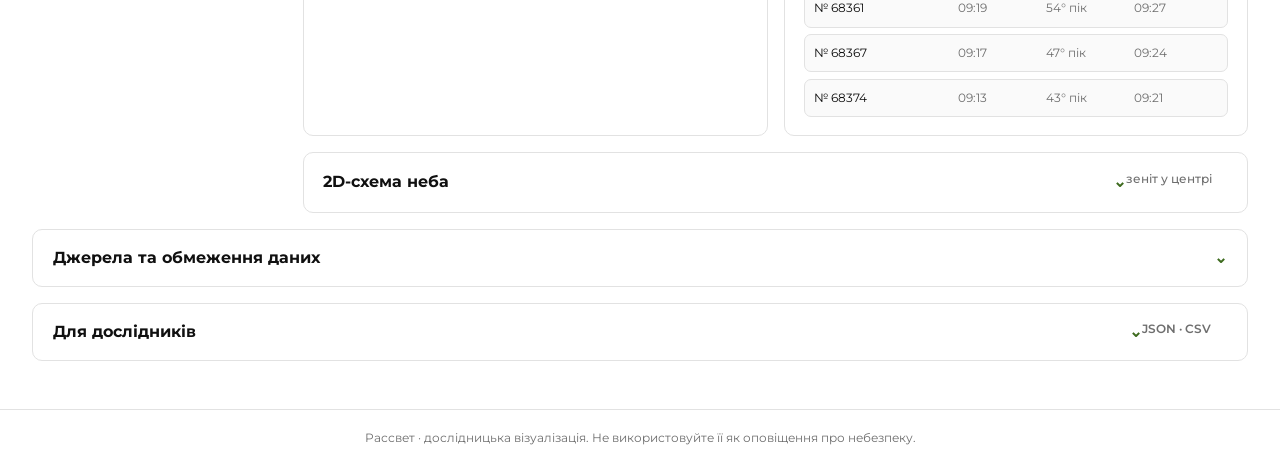
<file: rassvet/index.html>
<!doctype html>
<html lang="uk">
<head>
  <meta charset="utf-8">
  <meta name="viewport" content="width=device-width, initial-scale=1">
  <meta name="description" content="Відстеження супутників «Рассвет»: розраховані прольоти над точкою та історія повітряних тривог.">
  <title>Рассвет · відстеження супутників</title>
  <link rel="icon" type="image/svg+xml" href="favicon.svg">
  <link rel="stylesheet" href="styles.css">
  <link rel="stylesheet" href="light-theme.css?v=11">
  <link rel="preconnect" href="https://fonts.googleapis.com">
  <link rel="preconnect" href="https://fonts.gstatic.com" crossorigin>
  <link rel="stylesheet" href="https://fonts.googleapis.com/css2?family=Montserrat:wght@400;600;700&display=swap">
  <script src="vendor_three-r128.min.js" defer></script>
  <script src="vendor_orbitcontrols-r128.js" defer></script>
  <script src="map-overlay.js" defer></script>
  <script src="terrain3d.js?v=10" defer></script>
  <script src="app.js?v=10" defer></script>
</head>
<body>
  <header class="site-header">
    <div class="brand"><a class="brand-home" href="https://elintir.com/" aria-label="ELINTIR — головна сторінка"><svg class="brand-mark" viewBox="61.3 61 389.4 371.7" aria-hidden="true"><polygon points="256,75 75.3,206.3 144.3,418.7 367.7,418.7 436.7,206.3" fill="none" stroke="#0d0f0a" stroke-width="14" stroke-linejoin="round"/><path d="M204.5 192.5 V259.5 A51.5 51.5 0 0 0 307.5 259.5 V192.5 M256 179 V351" fill="none" stroke="#3e6b1f" stroke-width="19" stroke-linecap="round" stroke-linejoin="round"/><g fill="#3e6b1f"><circle cx="256" cy="75" r="14"/><circle cx="75.3" cy="206.3" r="14"/><circle cx="144.3" cy="418.7" r="14"/><circle cx="367.7" cy="418.7" r="14"/><circle cx="436.7" cy="206.3" r="14"/></g></svg><span class="brand-text"><span class="brand-name">ELINTIR</span><span class="brand-slogan">ML/RF MAPPER</span></span></a><span class="brand-divider" aria-hidden="true"></span><span class="brand-product">Рассвет <small>орбітальна модель</small></span></div>
    <div class="header-right"><span class="header-tag" id="header-range">завантаження…</span><a class="header-home-link" href="https://elintir.com/">На сайт ELINTIR</a></div>
  </header>

  <main>
    <h1>Відстеження супутників «Рассвет»</h1>
    <div class="workspace">
      <aside class="controls card" aria-label="Пошук за координатами та датою">
        <h2>Пошук</h2>
        <label>Широта, °
          <input id="lat" type="number" min="-90" max="90" step="any" value="50.4501" required inputmode="decimal">
        </label>
        <label>Довгота, °
          <input id="lon" type="number" min="-180" max="180" step="any" value="30.5234" required inputmode="decimal">
        </label>
        <div class="coordinate-actions">
          <button id="show" class="primary-button" type="button">Показати за координатами</button>
          <button id="locate" class="locate-button" type="button" aria-label="Визначити моє місцеположення" title="Визначити моє місцеположення"><svg viewBox="0 0 24 24" width="25" height="25" fill="none" stroke="currentColor" stroke-width="1.8" stroke-linecap="round" stroke-linejoin="round" aria-hidden="true"><path d="M12 2v3m0 14v3M2 12h3m14 0h3"/><circle cx="12" cy="12" r="6"/><circle cx="12" cy="12" r="1.7" fill="currentColor" stroke="none"/></svg></button>
        </div>
        <p id="form-error" class="form-error" role="alert" hidden></p>
        <p id="location-status" class="location-status" role="status" hidden></p>
        <input id="region" type="hidden" value="31">
        <div class="region-result" aria-live="polite">
          <span>Район тривог</span>
          <strong id="region-label">м. Київ</strong>
          <small id="region-help">Визначається за координатами</small>
        </div>
        <div class="date-control">
          <label for="date-scrub">Дата <strong id="date-label">—</strong></label>
          <input id="date-scrub" type="range" min="0" max="14" value="7" step="1" aria-label="Дата в межах доступних даних">
          <div class="date-ends"><span id="date-first">—</span><span id="date-last">—</span></div>
        </div>
        <input id="date" type="hidden">
        <input id="time" type="hidden" value="09:45">
      </aside>

      <div class="results">
        <section class="scene-card card" aria-label="Положення супутників та зіставлення з тривогами">
          <div class="scene-topline">
            <div><span class="section-kicker">Небо над точкою</span><h2 id="result-heading">Завантаження…</h2><p id="provenance">Завантажуємо дані…</p></div>
            <span id="quality" class="quality-chip">GP</span>
          </div>
          <div class="analysis-panel">
            <div class="analysis-heading">
              <div><span class="section-kicker">Зіставлення впродовж доби</span><strong id="time-label">09:45</strong></div>
              <label>Поріг видимості
                <select id="threshold"><option value="0">0°</option><option value="5">5°</option><option value="10" selected>10°</option><option value="20">20°</option></select>
              </label>
            </div>
            <div class="time-controls">
              <button id="prev" type="button" aria-label="На десять хвилин назад">−10 хв</button>
              <input id="scrub" type="range" min="0" max="1439" step="1" value="585" aria-label="Час у межах доби">
              <button id="next" type="button" aria-label="На десять хвилин вперед">+10 хв</button>
              <button id="now" class="now-button" type="button" title="Повернутися до поточної дати й часу за Києвом">Зараз</button>
              <button id="play" class="play-button" type="button">Відтворити</button>
            </div>
          </div>
          <div class="terrain-heading"><h3>3D-рельєф і супутники</h3><span id="scene-live-label">RASSVET · GP</span></div>
          <div class="terrain-stage">
            <div id="terrain-viewport" class="terrain-viewport" aria-hidden="true">
              <div class="scene-wash"></div>
              <div class="scene-coordinates"><span>N · E · S · W</span><span id="terrain-height">Рельєф завантажується…</span></div>
              <div id="terrain-tooltip" class="terrain-tooltip" hidden></div>
              <div class="scene-key">◈ розраховане положення</div>
            </div>
            <div class="terrain-controls">
              <div class="relief-control">
                <label for="relief-scale">Глибина</label>
                <output id="relief-value" for="relief-scale">100%</output>
                <input id="relief-scale" type="range" min="1" max="4" step="1" value="4" orient="vertical" aria-label="Вертикальний масштаб рельєфу" aria-valuetext="100%">
                <span>25%</span>
              </div>
              <div class="zoom-control">
                <label for="zoom-scale">Наближення</label>
                <output id="zoom-value" for="zoom-scale">4/5</output>
                <input id="zoom-scale" type="range" min="1" max="5" step="1" value="4" orient="vertical" aria-label="Наближення сцени" aria-valuetext="4 із 5">
                <span>1/5</span>
              </div>
            </div>
          </div>
          <div class="scene-foot"><p id="terrain-status">Завантажуємо 3D-модель висот…</p><span>Обертайте й наближайте сцену</span></div>
          <p class="scene-source">Рельєф: <a href="https://mapterhorn.com/attribution/" target="_blank" rel="noopener">© Mapterhorn</a>. Дороги й назви: <a href="https://openfreemap.org/" target="_blank" rel="noopener">OpenFreeMap</a> © <a href="https://openmaptiles.org/" target="_blank" rel="noopener">OpenMapTiles</a>, дані © <a href="https://www.openstreetmap.org/copyright" target="_blank" rel="noopener">OpenStreetMap</a>.</p>
          <div class="key-metrics">
            <div><span>Супутники вище порога</span><strong id="count">—</strong><small id="count-note">розрахунок, не радіоприйом</small></div>
            <div><span>Найвищий кут</span><strong id="highest">—</strong><small>над цією точкою</small></div>
            <div><span>Тривога</span><strong id="alert-short">—</strong><small id="alert-detail">для визначеного району</small></div>
          </div>
          <div class="timeline-panel">
            <div class="timeline-row"><span>Супутники</span><span id="coverage-total">—</span></div>
            <div id="coverage-track" class="track coverage-track" aria-label="Інтервали прогнозованої видимості"></div>
            <div class="timeline-row"><span>Тривоги</span><span id="alert-total">—</span></div>
            <div id="alert-track" class="track alert-track" aria-label="Інтервали тривог у визначеному районі"></div>
            <div class="ticks" aria-hidden="true"><span>00:00</span><span>06:00</span><span>12:00</span><span>18:00</span><span>24:00</span></div>
            <p id="alert-explanation" class="alert-explanation" aria-live="polite"></p>
          </div>
        </section>

        <section class="details-grid">
          <article class="list-card card">
            <div class="card-heading"><h2>Над горизонтом у вибраний час</h2><span id="visible-count"></span></div>
            <div id="sat-list" class="sat-list"></div>
            <div id="sat-detail" class="sat-detail" aria-live="polite">Оберіть супутник.</div>
          </article>
          <article class="pass-card card">
            <div class="card-heading"><h2>Найближчі проходи</h2><span>вище порога</span></div>
            <div id="pass-list" class="pass-list"></div>
          </article>
        </section>

        <details class="sky-card card">
          <summary>2D-схема неба <span>зеніт у центрі</span></summary>
          <svg id="skyplot" viewBox="0 0 440 440" role="img" aria-label="Небосхил над обраною точкою">
            <circle class="sky-disk" cx="220" cy="220" r="168"></circle>
            <circle class="sky-ring" cx="220" cy="220" r="112"></circle>
            <circle class="sky-ring" cx="220" cy="220" r="56"></circle>
            <path class="sky-axis" d="M52 220H388M220 52V388"></path>
            <text x="220" y="29" text-anchor="middle">Пн</text><text x="413" y="225" text-anchor="middle">Сх</text>
            <text x="220" y="423" text-anchor="middle">Пд</text><text x="27" y="225" text-anchor="middle">Зх</text>
            <text class="ring-label" x="226" y="111">60°</text><text class="ring-label" x="226" y="167">30°</text>
            <g id="sky-marks"></g>
          </svg>
        </details>
      </div>
    </div>

    <details class="method card">
      <summary>Джерела та обмеження даних</summary>
      <div>
        <p>Положення супутника розраховане з GP/OMM орбітальних елементів. Видимість не означає передавання сигналу чи зв'язку з атакою. Тривога стосується району та інтервалу часу, а не точної точки удару.</p>
        <p>Минулі дні використовують архівний GP; майбутні — екстраполяцію останнього GP, точність якої з часом погіршується. Історія тривог завантажена лише для вибраних районів Київської та Львівської областей та міста Києва.</p>
        <div class="source-links"><a href="https://devs.alerts.in.ua/" target="_blank" rel="noopener">alerts.in.ua</a><a href="https://celestrak.org/NORAD/documentation/gp-data-formats.php" target="_blank" rel="noopener">CelesTrak GP</a><a href="https://github.com/slawomirmatuszak/ukrainian_geodata" target="_blank" rel="noopener">Межі районів · CC BY 4.0</a><a href="https://github.com/wmgeolab/geoBoundaries" target="_blank" rel="noopener">Межа Києва · ODbL 1.0</a></div>
      </div>
    </details>
    <details class="method card research-card">
      <summary>Для дослідників <span>JSON · CSV</span></summary>
      <div>
        <p>Дані орбіт і тривог доступні як файли з цього сайту без ключа. Позиції супутників розраховані щохвилини; це прогноз положення, не підтвердження радіосигналу.</p>
        <div class="research-links">
          <a href="data/manifest.json" target="_blank" rel="noopener">Вікно й час оновлення · JSON</a>
          <a id="daily-json" href="data/2026-11-23.json" target="_blank" rel="noopener">Орбіти за вибрану дату · JSON</a>
          <a href="data/latest-gp.json" target="_blank" rel="noopener">Останній GP · JSON</a>
          <a href="data/README.md" target="_blank" rel="noopener">Формат даних і приклад декодування</a>
        </div>
        <button id="export-passes" class="research-export" type="button">Завантажити CSV проходів для цієї точки</button>
        <p>CSV містить час UTC, NORAD ID, початок і кінець проходу, кут, азимут і відстань у піку, поріг видимості та вік GP.</p>
      </div>
    </details>
  </main>
  <footer>Рассвет · дослідницька візуалізація. Не використовуйте її як оповіщення про небезпеку.</footer>
</body>
</html>
</file>
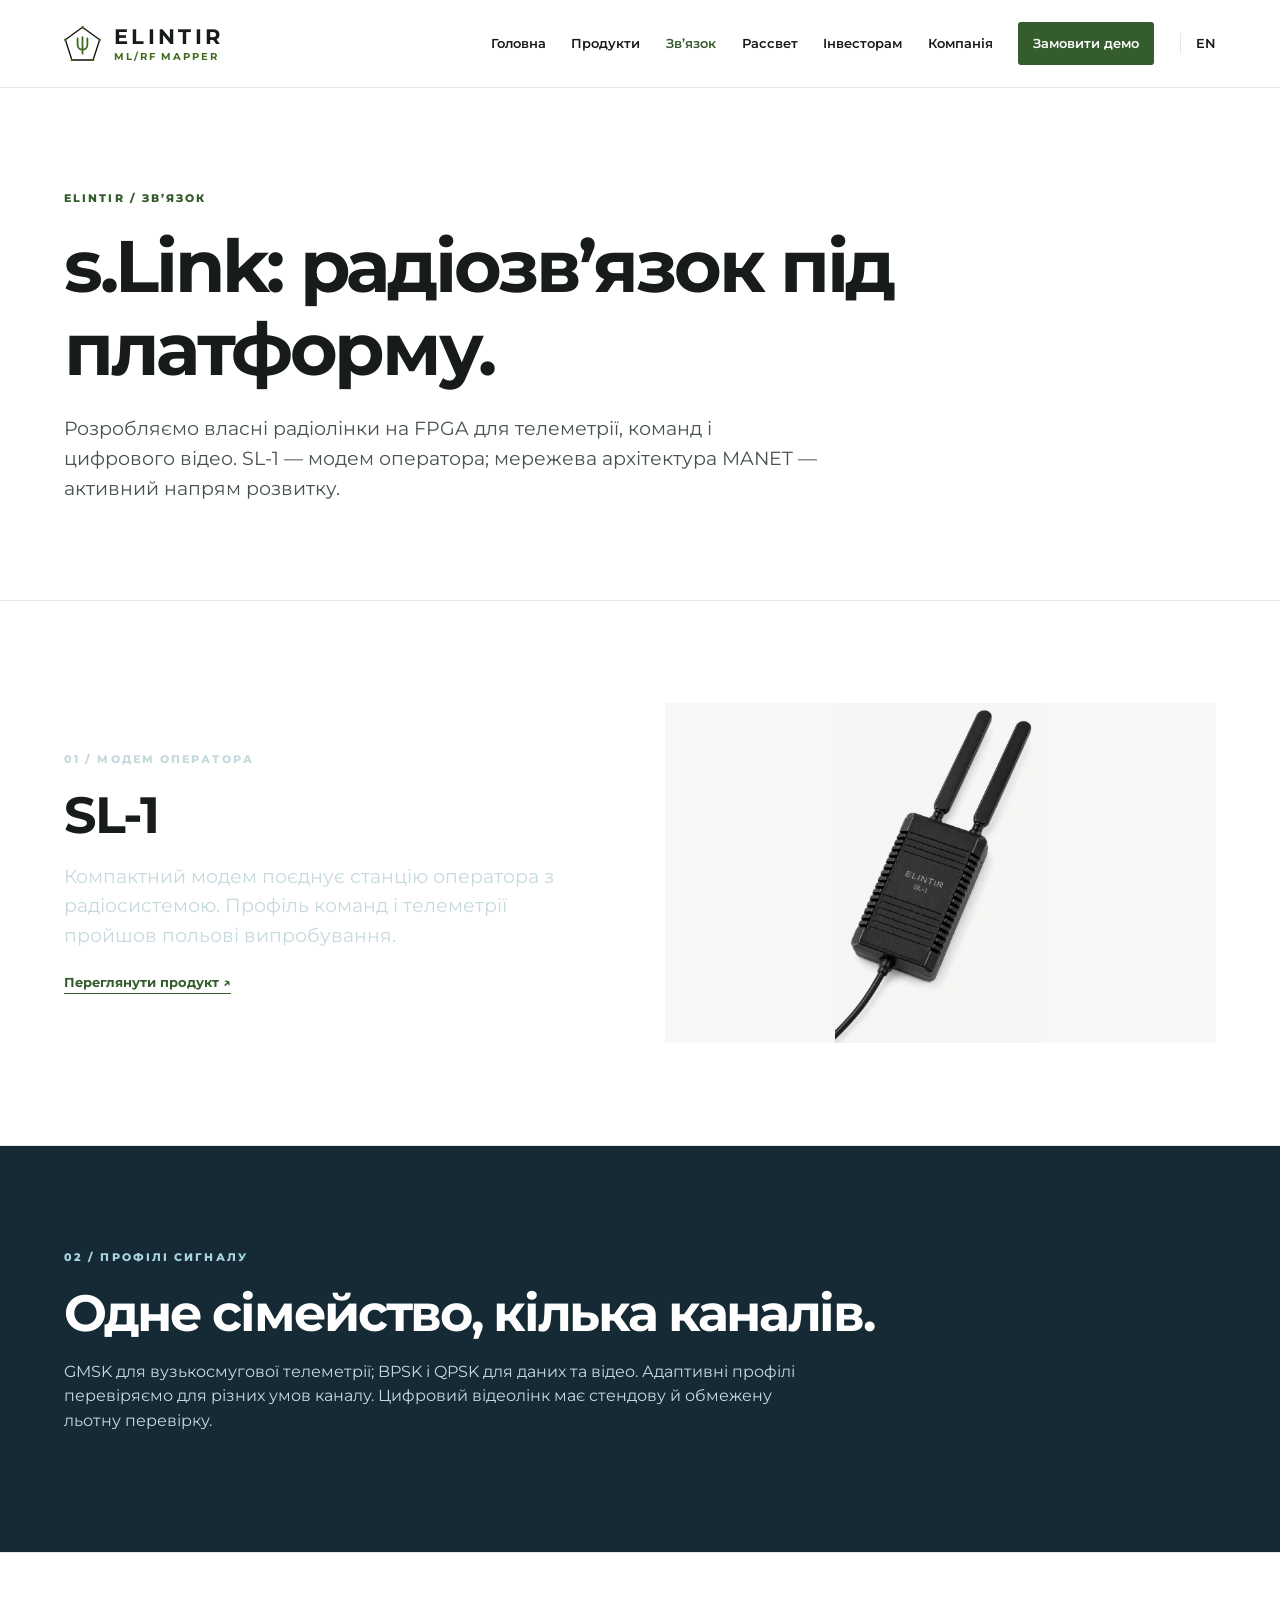
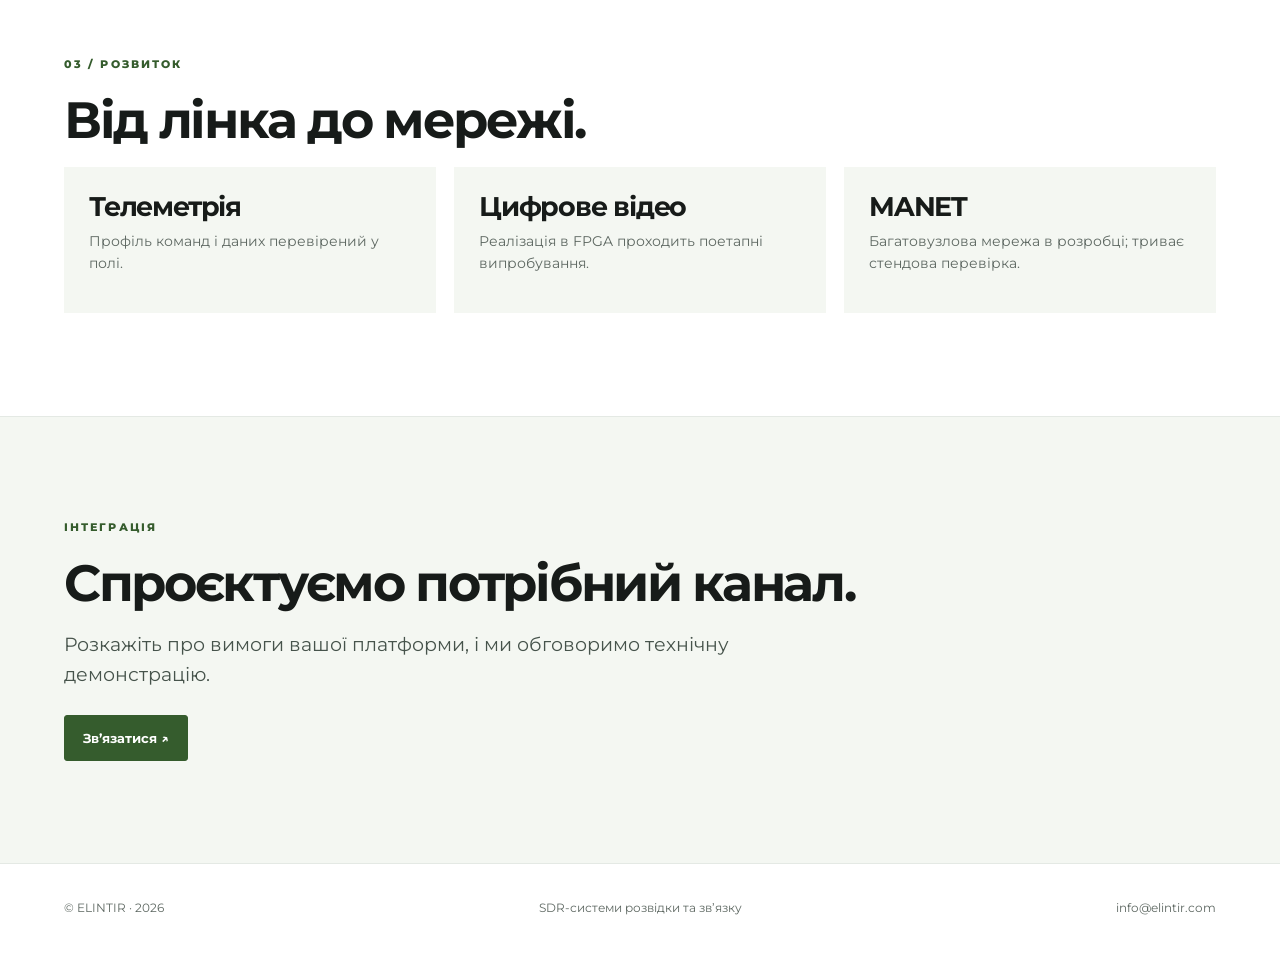
<file: slink/index.html>
<!doctype html>
<html lang="uk"><head><meta charset="utf-8"><meta name="viewport" content="width=device-width,initial-scale=1">
<title>Зв’язок s.Link — ELINTIR</title><meta name="description" content="Радіолінки ELINTIR для телеметрії, команд і цифрового відео. MANET у розробці."><meta name="theme-color" content="#ffffff">
<link rel="canonical" href="https://elintir.com/slink/">
<link rel="alternate" hreflang="uk" href="https://elintir.com/slink/">
<link rel="alternate" hreflang="en" href="https://elintir.com/en/slink/">
<link rel="icon" type="image/svg+xml" href="/assets/branding/elintir-favicon.svg"><link rel="stylesheet" href="/assets/site-v2.css?v=2681af0301">
<meta property="og:title" content="Зв’язок s.Link — ELINTIR"><meta property="og:description" content="Радіолінки ELINTIR для телеметрії, команд і цифрового відео. MANET у розробці."><meta property="og:type" content="website"><meta property="og:image" content="https://elintir.com/assets/products/elintir-og-product.jpg">
</head><body><header class="topbar wrap"><a class="brand" href="/" aria-label="ELINTIR — ML/RF MAPPER, на початок">
<svg class="brand-mark" width="37" height="35" viewBox="61.3 61 389.4 371.7" role="img" aria-hidden="true">
  <polygon points="256,75 75.3,206.3 144.3,418.7 367.7,418.7 436.7,206.3" fill="none" stroke="#0d0f0a" stroke-width="14" stroke-linejoin="round"/>
  <path d="M204.5 192.5 V259.5 A51.5 51.5 0 0 0 307.5 259.5 V192.5 M256 179 V351" fill="none" stroke="#3e6b1f" stroke-width="19" stroke-linecap="round" stroke-linejoin="round"/>
  <g fill="#3e6b1f"><circle cx="256" cy="75" r="14"/><circle cx="75.3" cy="206.3" r="14"/><circle cx="144.3" cy="418.7" r="14"/><circle cx="367.7" cy="418.7" r="14"/><circle cx="436.7" cy="206.3" r="14"/></g>
</svg><span class="brand-text" style="display:flex;flex-direction:column;line-height:1"><span class="brand-name">ELINTIR</span><span class="brand-slogan">ML/RF MAPPER</span></span></a>
<nav class="nav" aria-label="Основна навігація"><a href="/">Головна</a><a href="/hardware/">Продукти</a><a href="/slink/" aria-current="page">Зв’язок</a><a href="/rassvet/">Рассвет</a><a href="/investors/">Інвесторам</a><a href="/company/">Компанія</a><a class="nav-cta" href="mailto:info@elintir.com?subject=%D0%97%D0%B0%D0%BF%D0%B8%D1%82%20%D0%BD%D0%B0%20%D0%B4%D0%B5%D0%BC%D0%BE">Замовити демо</a><a class="lang" href="/en/slink/" hreflang="en">EN</a></nav></header>
<main><section class="page-hero wrap"><p class="eyebrow">ELINTIR / Зв’язок</p><h1>s.Link: радіозв’язок під платформу.</h1><p class="lead">Розробляємо власні радіолінки на FPGA для телеметрії, команд і цифрового відео. SL-1 — модем оператора; мережева архітектура MANET — активний напрям розвитку.</p></section>
    <section class="section wrap" id="sl1"><div class="feature-row"><div><p class="eyebrow">01 / Модем оператора</p><h2>SL-1</h2><p class="lead">Компактний модем поєднує станцію оператора з радіосистемою. Профіль команд і телеметрії пройшов польові випробування.</p><a class="inline-link" href="/hardware/#sl1">Переглянути продукт ↗</a></div><div class="product-media"><img src="/assets/products/elintir-sl-1.webp" alt="Модем ELINTIR SL-1" loading="lazy"></div></div></section>
    <section class="section feature"><div class="wrap feature-row solo"><div><p class="eyebrow">02 / Профілі сигналу</p><h2>Одне сімейство, кілька каналів.</h2><p>GMSK для вузькосмугової телеметрії; BPSK і QPSK для даних та відео. Адаптивні профілі перевіряємо для різних умов каналу. Цифровий відеолінк має стендову й обмежену льотну перевірку.</p></div></div></section>
    <section class="section wrap"><p class="eyebrow">03 / Розвиток</p><h2>Від лінка до мережі.</h2><div class="mini-grid"><article><h3>Телеметрія</h3><p>Профіль команд і даних перевірений у полі.</p></article><article><h3>Цифрове відео</h3><p>Реалізація в FPGA проходить поетапні випробування.</p></article><article><h3>MANET</h3><p>Багатовузлова мережа в розробці; триває стендова перевірка.</p></article></div></section>
    <section class="section contact"><div class="wrap"><p class="eyebrow">Інтеграція</p><h2>Спроєктуємо потрібний канал.</h2><p class="lead">Розкажіть про вимоги вашої платформи, і ми обговоримо технічну демонстрацію.</p><a class="btn" href="mailto:info@elintir.com?subject=s.Link%20integration">Зв’язатися ↗</a></div></section></main><footer class="footer wrap"><span>© ELINTIR · 2026</span><span>SDR-системи розвідки та зв’язку</span><a href="mailto:info@elintir.com">info@elintir.com</a></footer></body></html>
</file>
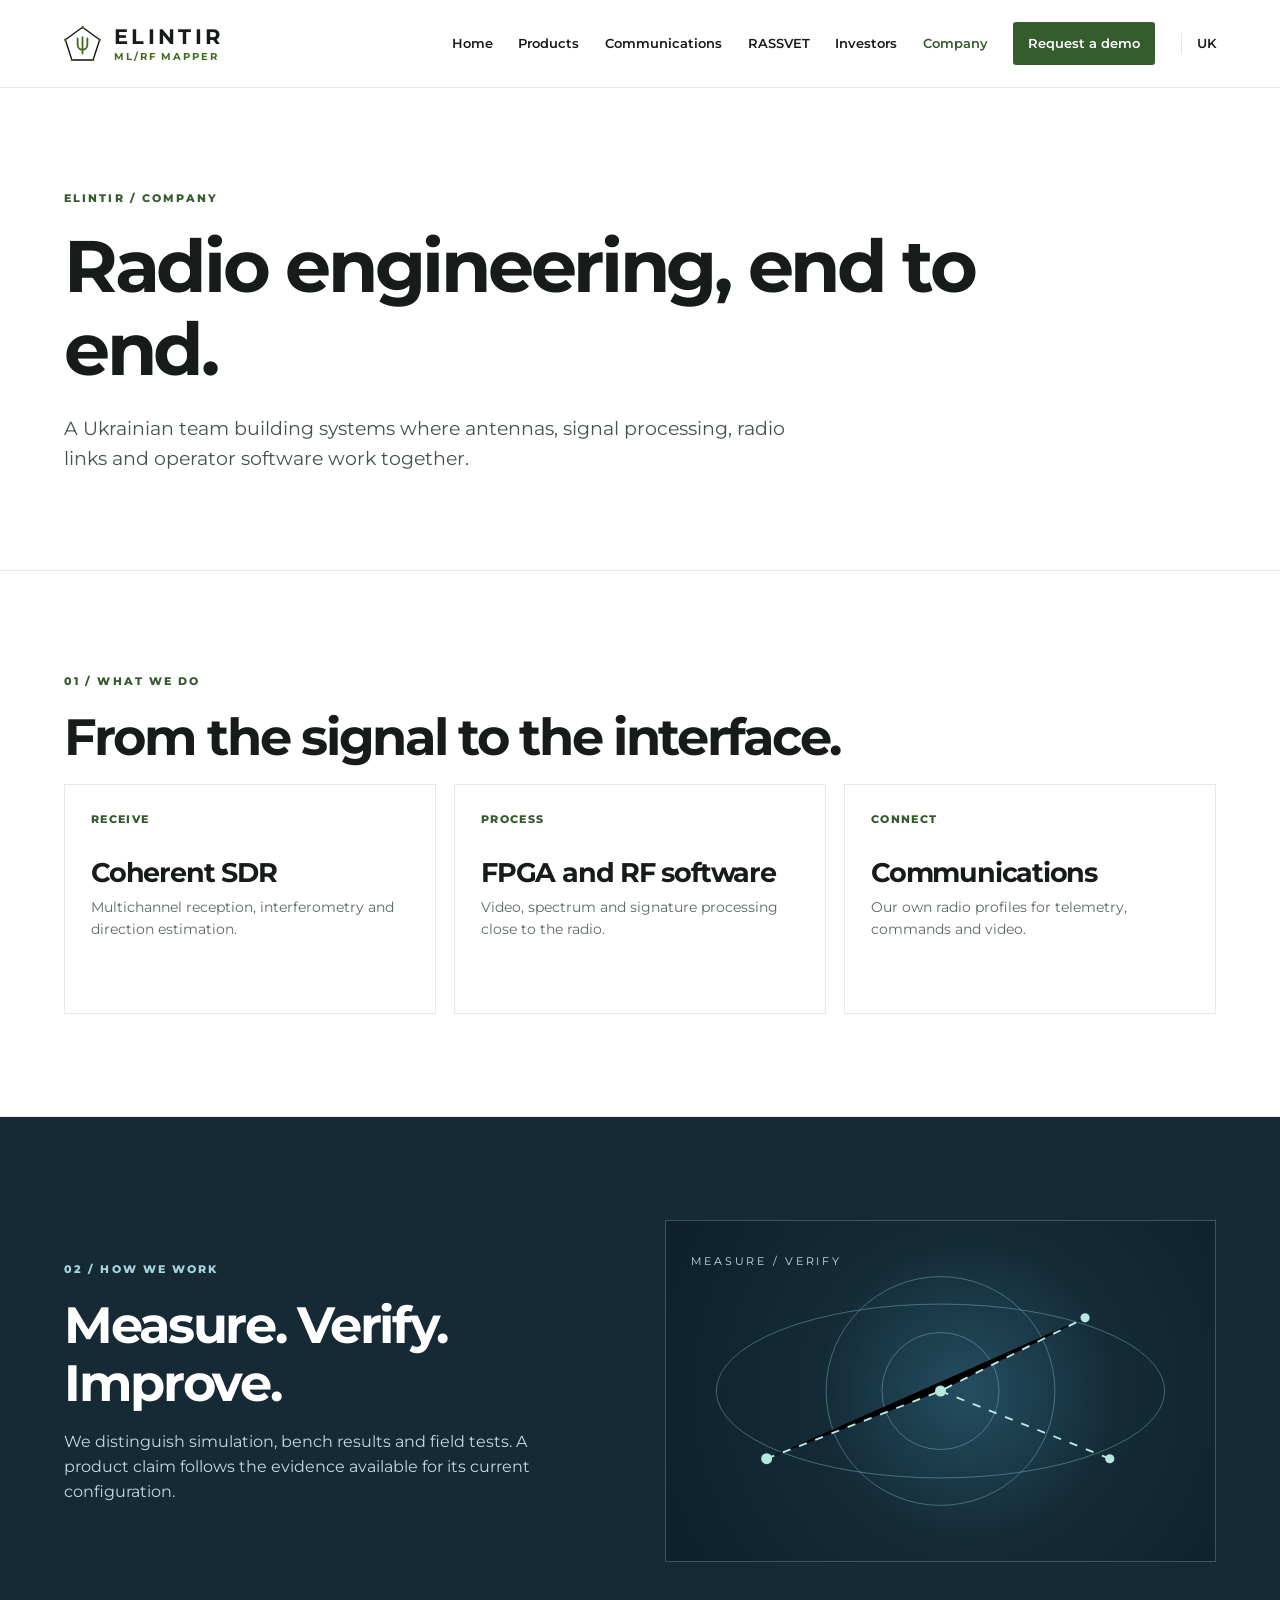
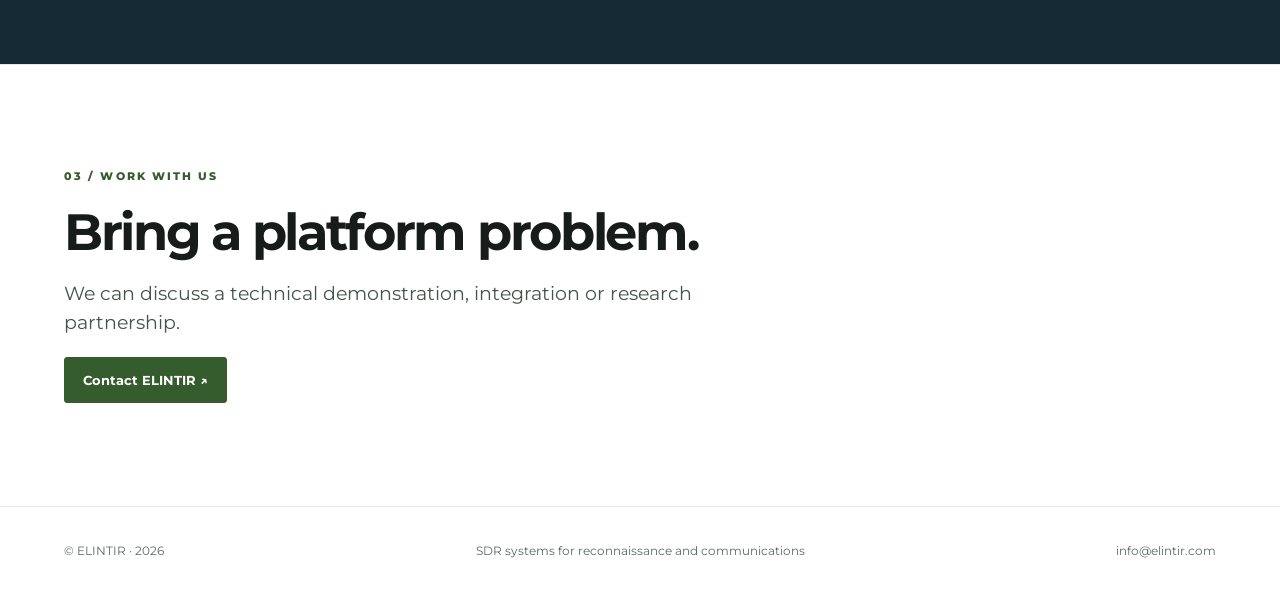
<file: en/company/index.html>
<!doctype html>
<html lang="en"><head><meta charset="utf-8"><meta name="viewport" content="width=device-width,initial-scale=1">
<title>Company — ELINTIR</title><meta name="description" content="ELINTIR team: coherent SDR, FPGA, radio communications and operator software."><meta name="theme-color" content="#ffffff">
<link rel="canonical" href="https://elintir.com/en/company/">
<link rel="alternate" hreflang="uk" href="https://elintir.com/company/">
<link rel="alternate" hreflang="en" href="https://elintir.com/en/company/">
<link rel="icon" type="image/svg+xml" href="/assets/branding/elintir-favicon.svg"><link rel="stylesheet" href="/assets/site-v2.css?v=2681af0301">
<meta property="og:title" content="Company — ELINTIR"><meta property="og:description" content="ELINTIR team: coherent SDR, FPGA, radio communications and operator software."><meta property="og:type" content="website"><meta property="og:image" content="https://elintir.com/assets/products/elintir-og-product.jpg">
</head><body><header class="topbar wrap"><a class="brand" href="/en/" aria-label="ELINTIR — ML/RF MAPPER, home">
<svg class="brand-mark" width="37" height="35" viewBox="61.3 61 389.4 371.7" role="img" aria-hidden="true">
  <polygon points="256,75 75.3,206.3 144.3,418.7 367.7,418.7 436.7,206.3" fill="none" stroke="#0d0f0a" stroke-width="14" stroke-linejoin="round"/>
  <path d="M204.5 192.5 V259.5 A51.5 51.5 0 0 0 307.5 259.5 V192.5 M256 179 V351" fill="none" stroke="#3e6b1f" stroke-width="19" stroke-linecap="round" stroke-linejoin="round"/>
  <g fill="#3e6b1f"><circle cx="256" cy="75" r="14"/><circle cx="75.3" cy="206.3" r="14"/><circle cx="144.3" cy="418.7" r="14"/><circle cx="367.7" cy="418.7" r="14"/><circle cx="436.7" cy="206.3" r="14"/></g>
</svg><span class="brand-text" style="display:flex;flex-direction:column;line-height:1"><span class="brand-name">ELINTIR</span><span class="brand-slogan">ML/RF MAPPER</span></span></a>
<nav class="nav" aria-label="Main navigation"><a href="/en/">Home</a><a href="/en/hardware/">Products</a><a href="/en/slink/">Communications</a><a href="/rassvet/">RASSVET</a><a href="/en/investors/">Investors</a><a href="/en/company/" aria-current="page">Company</a><a class="nav-cta" href="mailto:info@elintir.com?subject=ELINTIR%20demo%20request">Request a demo</a><a class="lang" href="/company/" hreflang="uk">UK</a></nav></header>
<main><section class="page-hero wrap"><p class="eyebrow">ELINTIR / Company</p><h1>Radio engineering, end to end.</h1><p class="lead">A Ukrainian team building systems where antennas, signal processing, radio links and operator software work together.</p></section>
        <section class="section wrap"><p class="eyebrow">01 / What we do</p><h2>From the signal to the interface.</h2><div class="grid-3"><article class="text-card"><div class="number">RECEIVE</div><h3>Coherent SDR</h3><p>Multichannel reception, interferometry and direction estimation.</p></article><article class="text-card"><div class="number">PROCESS</div><h3>FPGA and RF software</h3><p>Video, spectrum and signature processing close to the radio.</p></article><article class="text-card"><div class="number">CONNECT</div><h3>Communications</h3><p>Our own radio profiles for telemetry, commands and video.</p></article></div></section>
        <section class="section feature"><div class="wrap feature-row"><div><p class="eyebrow">02 / How we work</p><h2>Measure. Verify. Improve.</h2><p>We distinguish simulation, bench results and field tests. A product claim follows the evidence available for its current configuration.</p></div><div class="signal-panel" role="img" aria-label="MEASURE / VERIFY"><svg viewBox="0 0 600 340" aria-hidden="true">
      <circle class="orbit" cx="300" cy="170" r="125"/><ellipse class="orbit" cx="300" cy="170" rx="245" ry="95"/>
      <circle class="orbit" cx="300" cy="170" r="64"/><path class="beam" d="M110 244 300 170 458 90 M300 170 485 244"/>
      <circle class="pulse" cx="300" cy="170" r="6"/><circle class="pulse" cx="110" cy="244" r="6"/>
      <circle cx="458" cy="90" r="5" fill="#b5e8de"/><circle cx="485" cy="244" r="5" fill="#b5e8de"/>
      <text x="27" y="32" fill="#c8e3e5" font-size="12" font-family="Montserrat,Arial,sans-serif" letter-spacing="3">MEASURE / VERIFY</text>
    </svg></div></div></section>
        <section class="section wrap"><p class="eyebrow">03 / Work with us</p><h2>Bring a platform problem.</h2><p class="lead">We can discuss a technical demonstration, integration or research partnership.</p><a class="btn" href="mailto:info@elintir.com?subject=ELINTIR%20partnership">Contact ELINTIR ↗</a></section></main><footer class="footer wrap"><span>© ELINTIR · 2026</span><span>SDR systems for reconnaissance and communications</span><a href="mailto:info@elintir.com">info@elintir.com</a></footer></body></html>
</file>
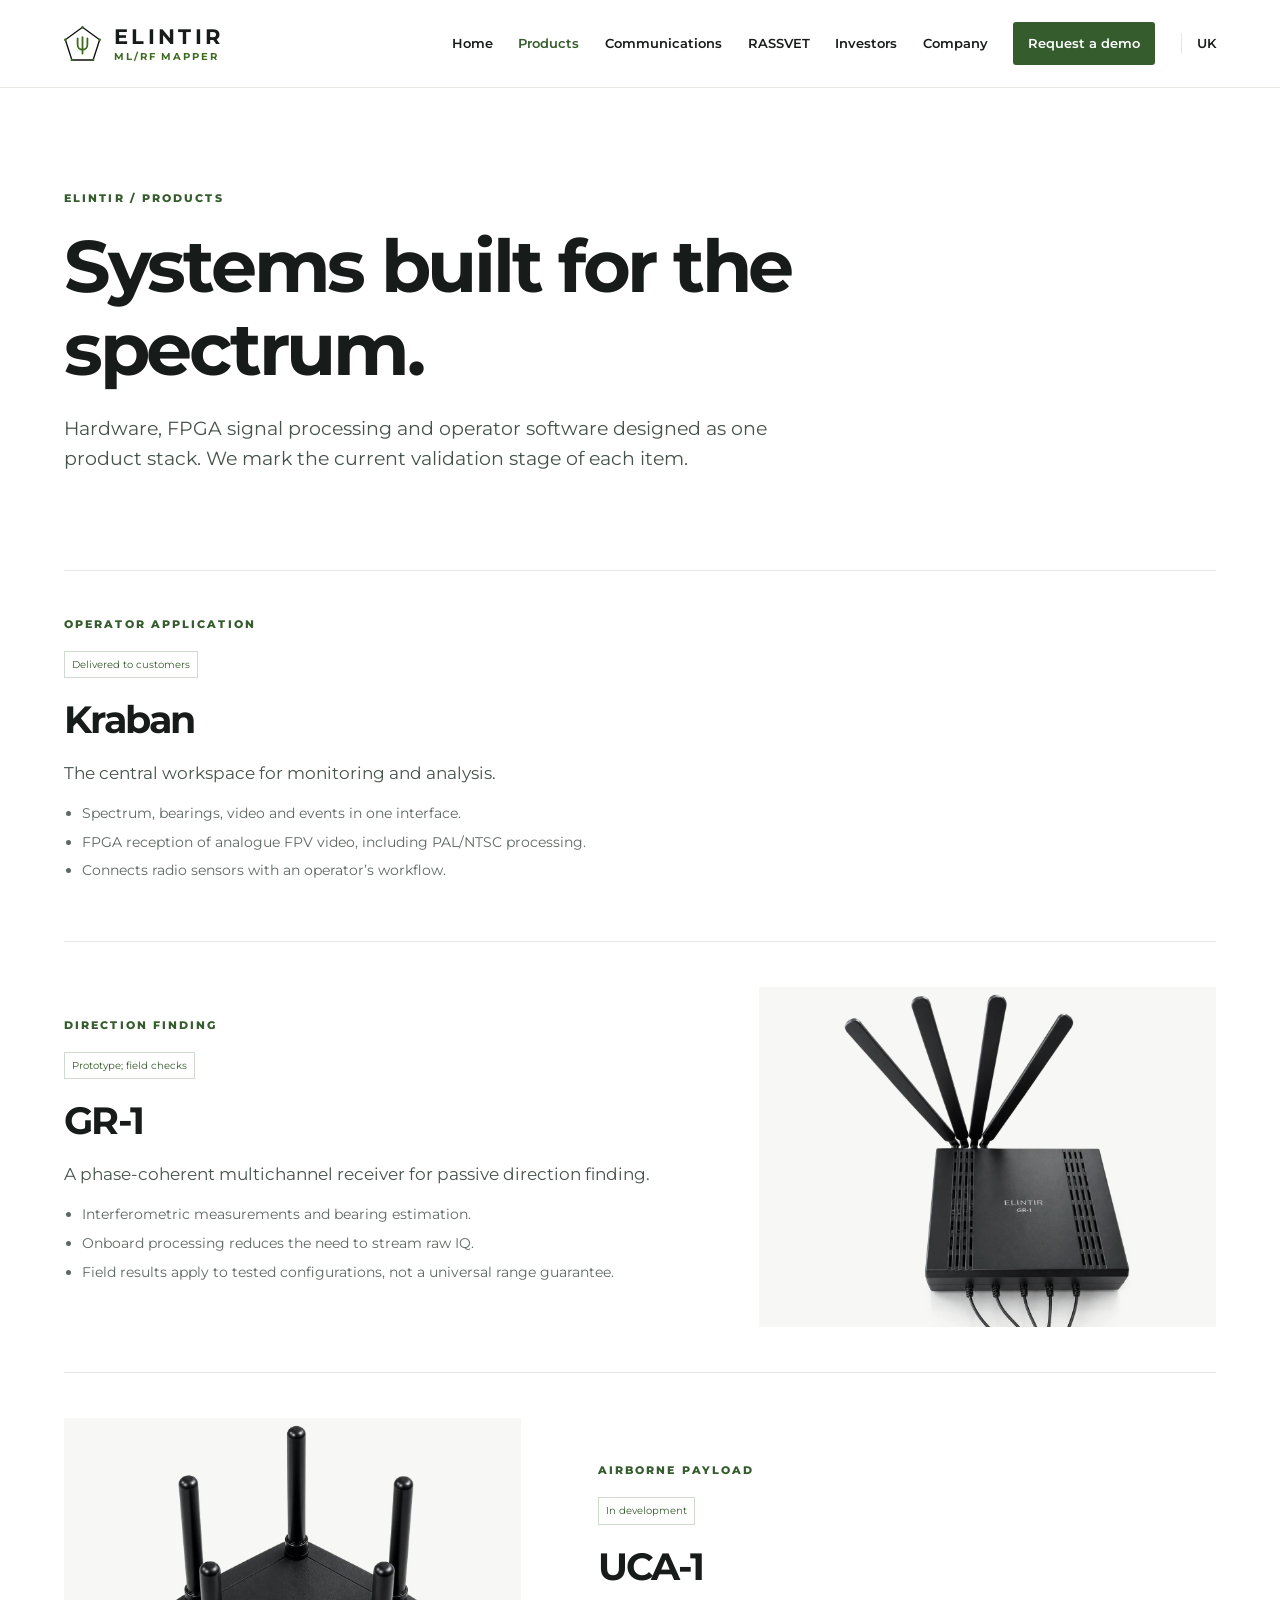
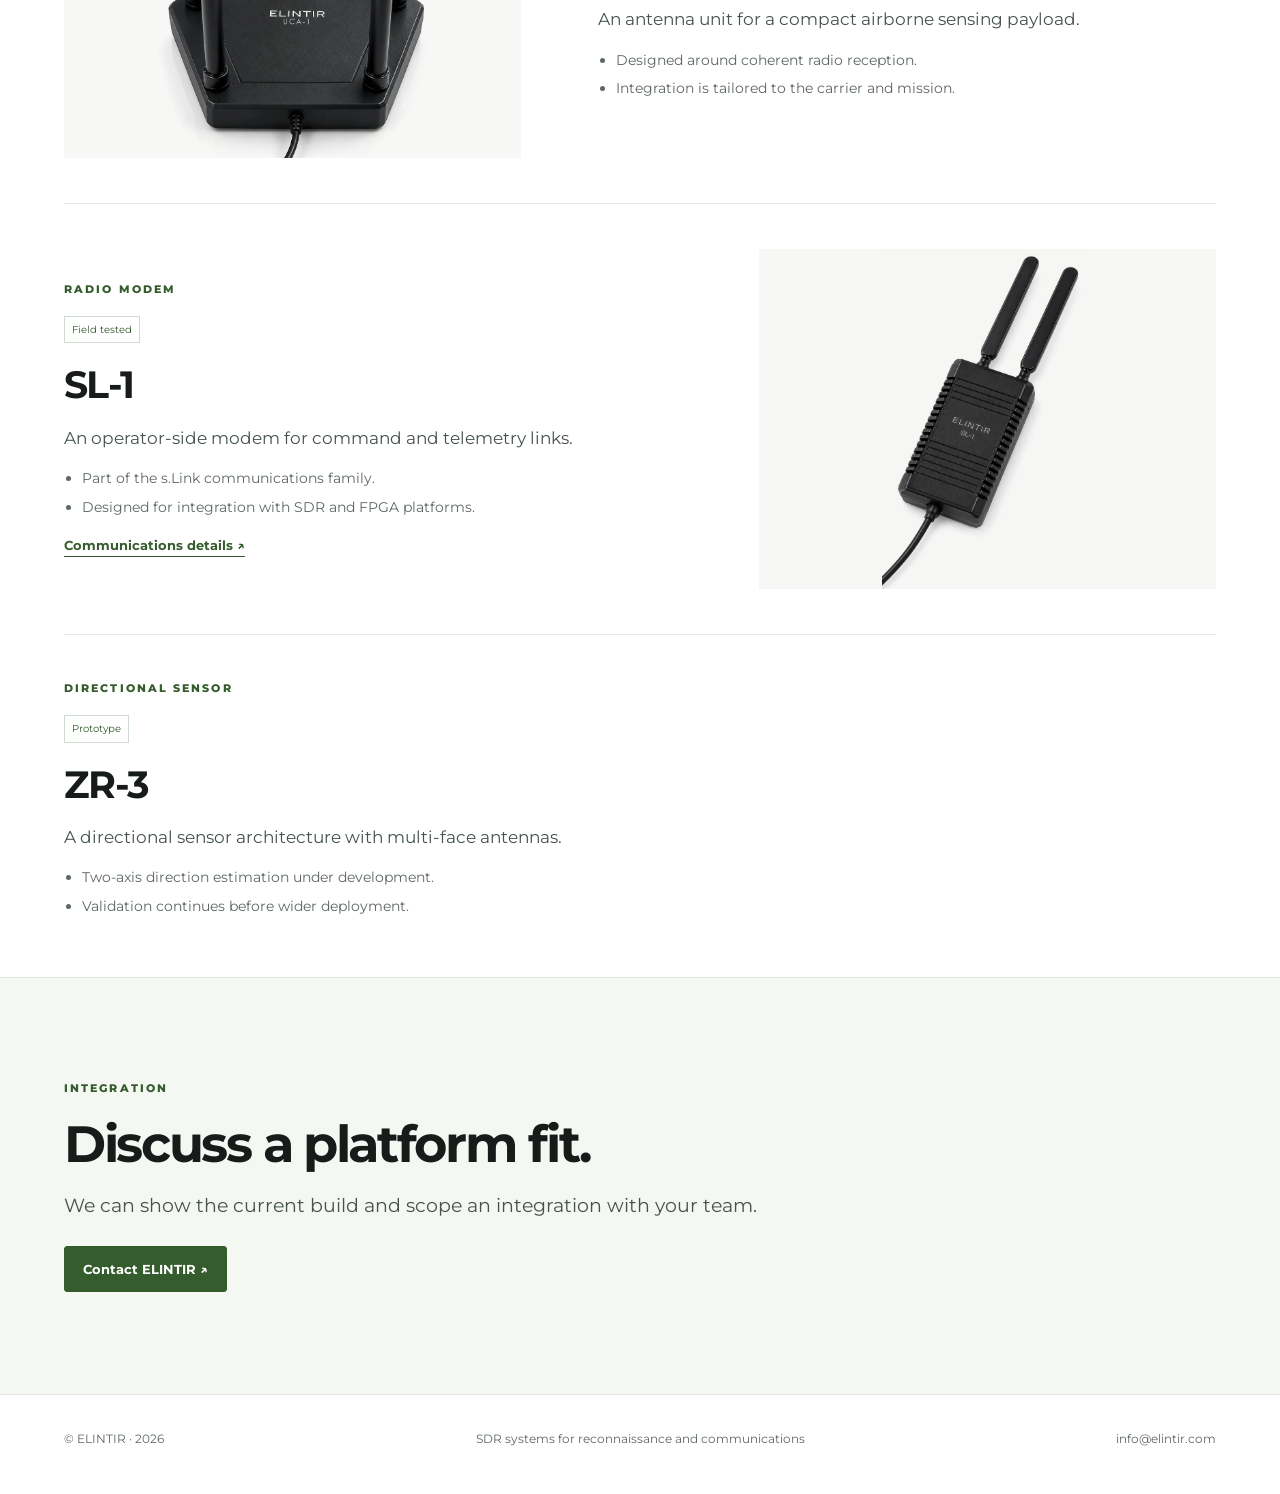
<file: en/hardware/index.html>
<!doctype html>
<html lang="en"><head><meta charset="utf-8"><meta name="viewport" content="width=device-width,initial-scale=1">
<title>Products — ELINTIR</title><meta name="description" content="Kraban, GR-1, UCA-1, SL-1 and ZR-3 — ELINTIR products and developments."><meta name="theme-color" content="#ffffff">
<link rel="canonical" href="https://elintir.com/en/hardware/">
<link rel="alternate" hreflang="uk" href="https://elintir.com/hardware/">
<link rel="alternate" hreflang="en" href="https://elintir.com/en/hardware/">
<link rel="icon" type="image/svg+xml" href="/assets/branding/elintir-favicon.svg"><link rel="stylesheet" href="/assets/site-v2.css?v=2681af0301">
<meta property="og:title" content="Products — ELINTIR"><meta property="og:description" content="Kraban, GR-1, UCA-1, SL-1 and ZR-3 — ELINTIR products and developments."><meta property="og:type" content="website"><meta property="og:image" content="https://elintir.com/assets/products/elintir-og-product.jpg">
</head><body><header class="topbar wrap"><a class="brand" href="/en/" aria-label="ELINTIR — ML/RF MAPPER, home">
<svg class="brand-mark" width="37" height="35" viewBox="61.3 61 389.4 371.7" role="img" aria-hidden="true">
  <polygon points="256,75 75.3,206.3 144.3,418.7 367.7,418.7 436.7,206.3" fill="none" stroke="#0d0f0a" stroke-width="14" stroke-linejoin="round"/>
  <path d="M204.5 192.5 V259.5 A51.5 51.5 0 0 0 307.5 259.5 V192.5 M256 179 V351" fill="none" stroke="#3e6b1f" stroke-width="19" stroke-linecap="round" stroke-linejoin="round"/>
  <g fill="#3e6b1f"><circle cx="256" cy="75" r="14"/><circle cx="75.3" cy="206.3" r="14"/><circle cx="144.3" cy="418.7" r="14"/><circle cx="367.7" cy="418.7" r="14"/><circle cx="436.7" cy="206.3" r="14"/></g>
</svg><span class="brand-text" style="display:flex;flex-direction:column;line-height:1"><span class="brand-name">ELINTIR</span><span class="brand-slogan">ML/RF MAPPER</span></span></a>
<nav class="nav" aria-label="Main navigation"><a href="/en/">Home</a><a href="/en/hardware/" aria-current="page">Products</a><a href="/en/slink/">Communications</a><a href="/rassvet/">RASSVET</a><a href="/en/investors/">Investors</a><a href="/en/company/">Company</a><a class="nav-cta" href="mailto:info@elintir.com?subject=ELINTIR%20demo%20request">Request a demo</a><a class="lang" href="/hardware/" hreflang="uk">UK</a></nav></header>
<main><section class="page-hero wrap"><p class="eyebrow">ELINTIR / Products</p><h1>Systems built for the spectrum.</h1><p class="lead">Hardware, FPGA signal processing and operator software designed as one product stack. We mark the current validation stage of each item.</p></section><section class="wrap" aria-label="Products"><article class="product-row no-media" id="kraban"><div><p class="eyebrow">Operator application</p><span class="status">Delivered to customers</span><h2>Kraban</h2><p class="lead">The central workspace for monitoring and analysis.</p><ul><li>Spectrum, bearings, video and events in one interface.</li><li>FPGA reception of analogue FPV video, including PAL/NTSC processing.</li><li>Connects radio sensors with an operator’s workflow.</li></ul></div></article><article class="product-row" id="gr1"><div class="product-media"><img src="/assets/products/elintir-gr-1.webp" alt="GR-1" loading="lazy" width="640" height="480"></div><div><p class="eyebrow">Direction finding</p><span class="status">Prototype; field checks</span><h2>GR-1</h2><p class="lead">A phase-coherent multichannel receiver for passive direction finding.</p><ul><li>Interferometric measurements and bearing estimation.</li><li>Onboard processing reduces the need to stream raw IQ.</li><li>Field results apply to tested configurations, not a universal range guarantee.</li></ul></div></article><article class="product-row" id="uca1"><div class="product-media"><img src="/assets/products/elintir-uca-1.webp" alt="UCA-1" loading="lazy" width="640" height="480"></div><div><p class="eyebrow">Airborne payload</p><span class="status">In development</span><h2>UCA-1</h2><p class="lead">An antenna unit for a compact airborne sensing payload.</p><ul><li>Designed around coherent radio reception.</li><li>Integration is tailored to the carrier and mission.</li></ul></div></article><article class="product-row" id="sl1"><div class="product-media"><img src="/assets/products/elintir-sl-1.webp" alt="SL-1" loading="lazy" width="640" height="480"></div><div><p class="eyebrow">Radio modem</p><span class="status">Field tested</span><h2>SL-1</h2><p class="lead">An operator-side modem for command and telemetry links.</p><ul><li>Part of the s.Link communications family.</li><li>Designed for integration with SDR and FPGA platforms.</li></ul><a class="inline-link" href="/en/slink/">Communications details ↗</a></div></article><article class="product-row no-media" id="zr3"><div><p class="eyebrow">Directional sensor</p><span class="status">Prototype</span><h2>ZR-3</h2><p class="lead">A directional sensor architecture with multi-face antennas.</p><ul><li>Two-axis direction estimation under development.</li><li>Validation continues before wider deployment.</li></ul></div></article></section><section class="section contact"><div class="wrap"><p class="eyebrow">Integration</p><h2>Discuss a platform fit.</h2><p class="lead">We can show the current build and scope an integration with your team.</p><a class="btn" href="mailto:info@elintir.com?subject=ELINTIR%20products">Contact ELINTIR ↗</a></div></section></main><footer class="footer wrap"><span>© ELINTIR · 2026</span><span>SDR systems for reconnaissance and communications</span><a href="mailto:info@elintir.com">info@elintir.com</a></footer></body></html>
</file>
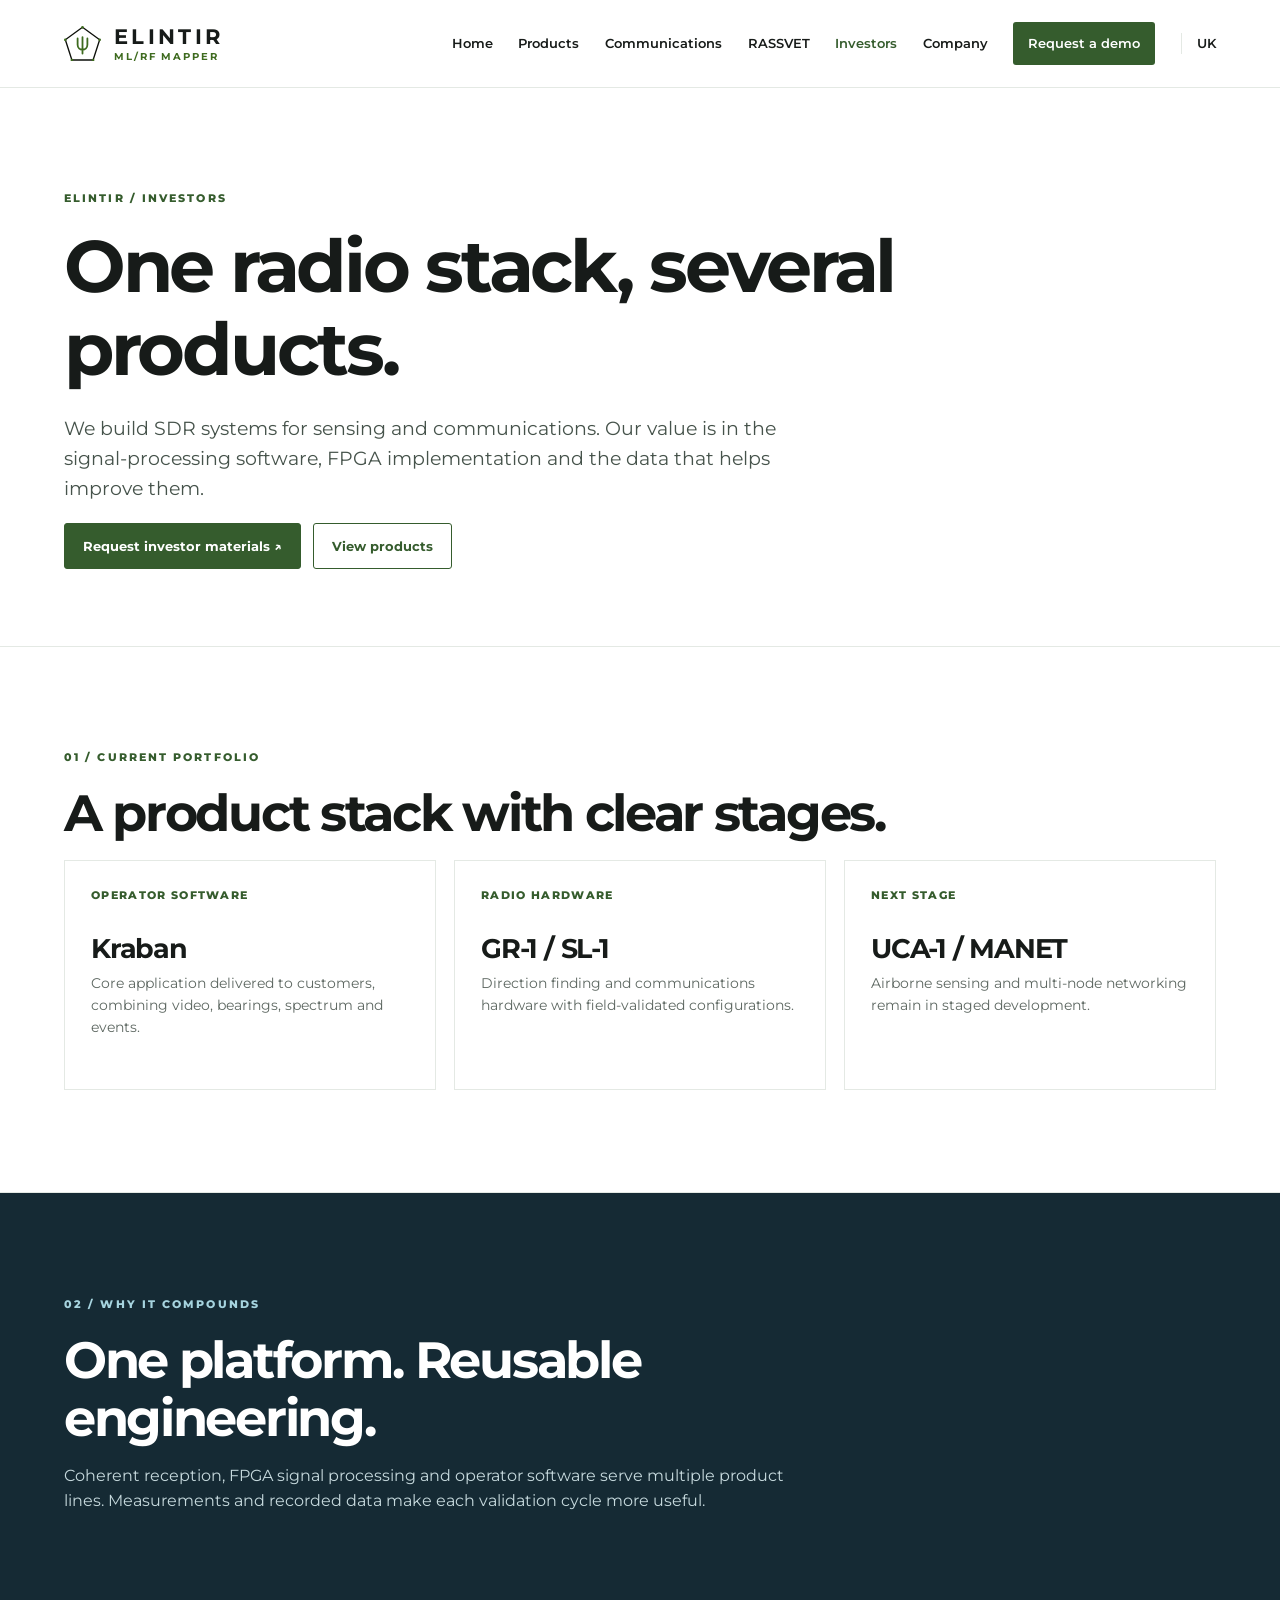
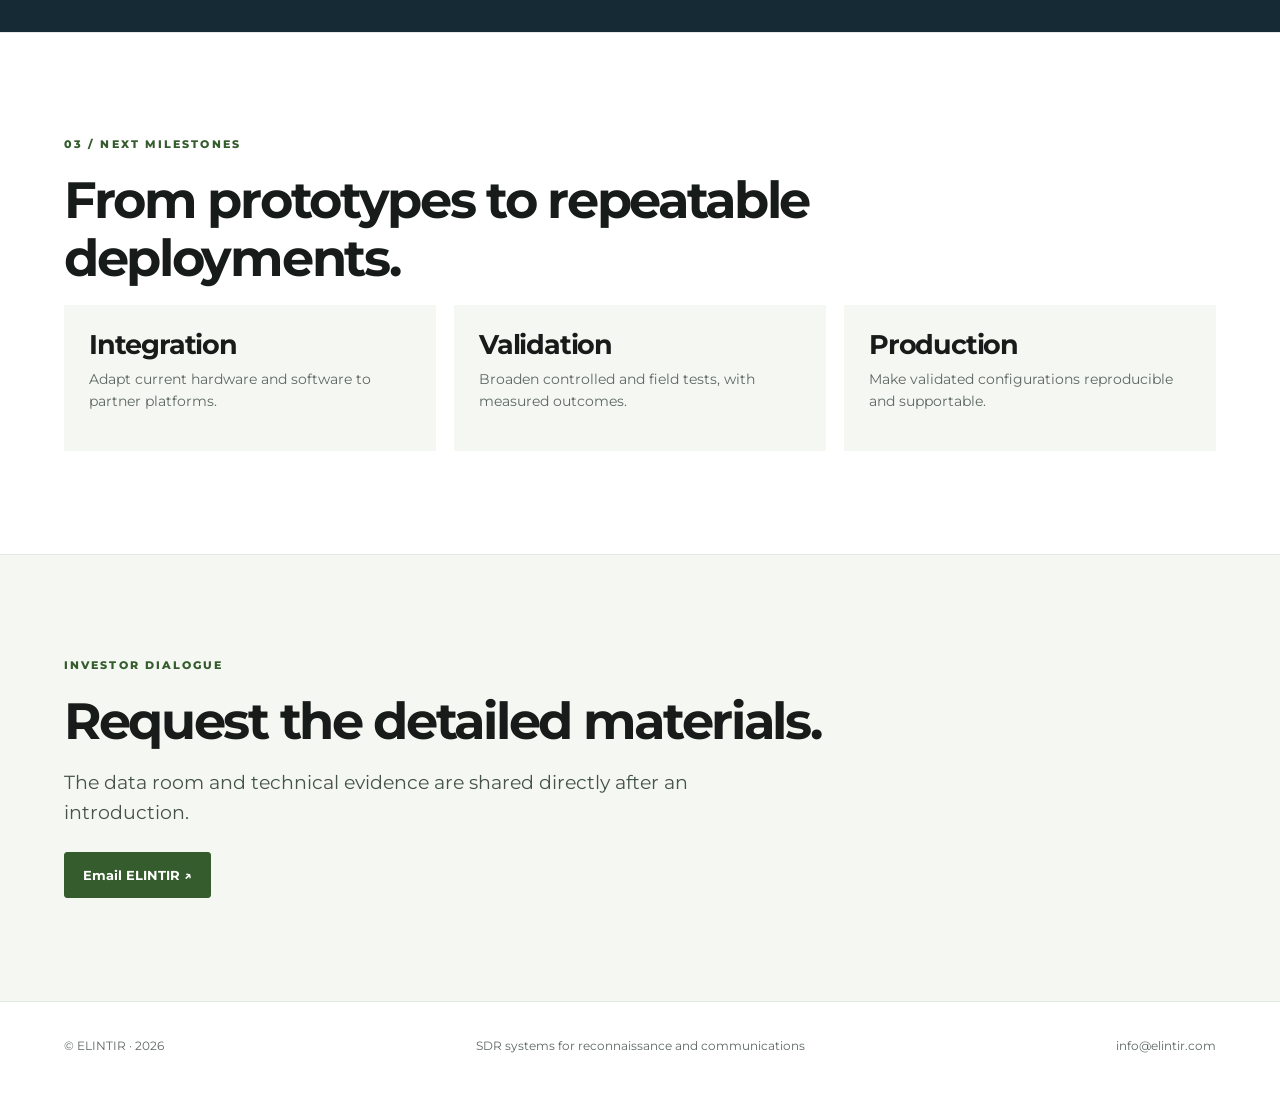
<file: en/investors/index.html>
<!doctype html>
<html lang="en"><head><meta charset="utf-8"><meta name="viewport" content="width=device-width,initial-scale=1">
<title>Investors — ELINTIR</title><meta name="description" content="ELINTIR product stack, milestones and investor materials."><meta name="theme-color" content="#ffffff">
<link rel="canonical" href="https://elintir.com/en/investors/">
<link rel="alternate" hreflang="uk" href="https://elintir.com/investors/">
<link rel="alternate" hreflang="en" href="https://elintir.com/en/investors/">
<link rel="icon" type="image/svg+xml" href="/assets/branding/elintir-favicon.svg"><link rel="stylesheet" href="/assets/site-v2.css?v=2681af0301">
<meta property="og:title" content="Investors — ELINTIR"><meta property="og:description" content="ELINTIR product stack, milestones and investor materials."><meta property="og:type" content="website"><meta property="og:image" content="https://elintir.com/assets/products/elintir-og-product.jpg">
<script defer src="/assets/contact.js"></script></head><body><header class="topbar wrap"><a class="brand" href="/en/" aria-label="ELINTIR — ML/RF MAPPER, home">
<svg class="brand-mark" width="37" height="35" viewBox="61.3 61 389.4 371.7" role="img" aria-hidden="true">
  <polygon points="256,75 75.3,206.3 144.3,418.7 367.7,418.7 436.7,206.3" fill="none" stroke="#0d0f0a" stroke-width="14" stroke-linejoin="round"/>
  <path d="M204.5 192.5 V259.5 A51.5 51.5 0 0 0 307.5 259.5 V192.5 M256 179 V351" fill="none" stroke="#3e6b1f" stroke-width="19" stroke-linecap="round" stroke-linejoin="round"/>
  <g fill="#3e6b1f"><circle cx="256" cy="75" r="14"/><circle cx="75.3" cy="206.3" r="14"/><circle cx="144.3" cy="418.7" r="14"/><circle cx="367.7" cy="418.7" r="14"/><circle cx="436.7" cy="206.3" r="14"/></g>
</svg><span class="brand-text" style="display:flex;flex-direction:column;line-height:1"><span class="brand-name">ELINTIR</span><span class="brand-slogan">ML/RF MAPPER</span></span></a>
<nav class="nav" aria-label="Main navigation"><a href="/en/">Home</a><a href="/en/hardware/">Products</a><a href="/en/slink/">Communications</a><a href="/rassvet/">RASSVET</a><a href="/en/investors/" aria-current="page">Investors</a><a href="/en/company/">Company</a><a class="nav-cta" href="mailto:info@elintir.com?subject=ELINTIR%20demo%20request">Request a demo</a><a class="lang" href="/investors/" hreflang="uk">UK</a></nav></header>
<main><section class="page-hero wrap"><p class="eyebrow">ELINTIR / Investors</p><h1>One radio stack, several products.</h1><p class="lead">We build SDR systems for sensing and communications. Our value is in the signal-processing software, FPGA implementation and the data that helps improve them.</p><div class="hero-actions"><a class="btn" data-topic="Investment" href="mailto:info@elintir.com?subject=ELINTIR%20investor%20materials">Request investor materials ↗</a><a class="btn secondary" href="/en/hardware/">View products</a></div></section>
        <section class="section wrap"><p class="eyebrow">01 / Current portfolio</p><h2>A product stack with clear stages.</h2><div class="grid-3"><article class="text-card"><div class="number">OPERATOR SOFTWARE</div><h3>Kraban</h3><p>Core application delivered to customers, combining video, bearings, spectrum and events.</p></article><article class="text-card"><div class="number">RADIO HARDWARE</div><h3>GR-1 / SL-1</h3><p>Direction finding and communications hardware with field-validated configurations.</p></article><article class="text-card"><div class="number">NEXT STAGE</div><h3>UCA-1 / MANET</h3><p>Airborne sensing and multi-node networking remain in staged development.</p></article></div></section>
        <section class="section feature"><div class="wrap feature-row solo"><div><p class="eyebrow">02 / Why it compounds</p><h2>One platform. Reusable engineering.</h2><p>Coherent reception, FPGA signal processing and operator software serve multiple product lines. Measurements and recorded data make each validation cycle more useful.</p></div></div></section>
        <section class="section wrap"><p class="eyebrow">03 / Next milestones</p><h2>From prototypes to repeatable deployments.</h2><div class="mini-grid"><article><h3>Integration</h3><p>Adapt current hardware and software to partner platforms.</p></article><article><h3>Validation</h3><p>Broaden controlled and field tests, with measured outcomes.</p></article><article><h3>Production</h3><p>Make validated configurations reproducible and supportable.</p></article></div></section>
        <section class="section contact"><div class="wrap"><p class="eyebrow">Investor dialogue</p><h2>Request the detailed materials.</h2><p class="lead">The data room and technical evidence are shared directly after an introduction.</p><a class="btn" data-topic="Investment" href="mailto:info@elintir.com?subject=ELINTIR%20investor%20materials">Email ELINTIR ↗</a></div></section></main><footer class="footer wrap"><span>© ELINTIR · 2026</span><span>SDR systems for reconnaissance and communications</span><a href="mailto:info@elintir.com">info@elintir.com</a></footer></body></html>
</file>
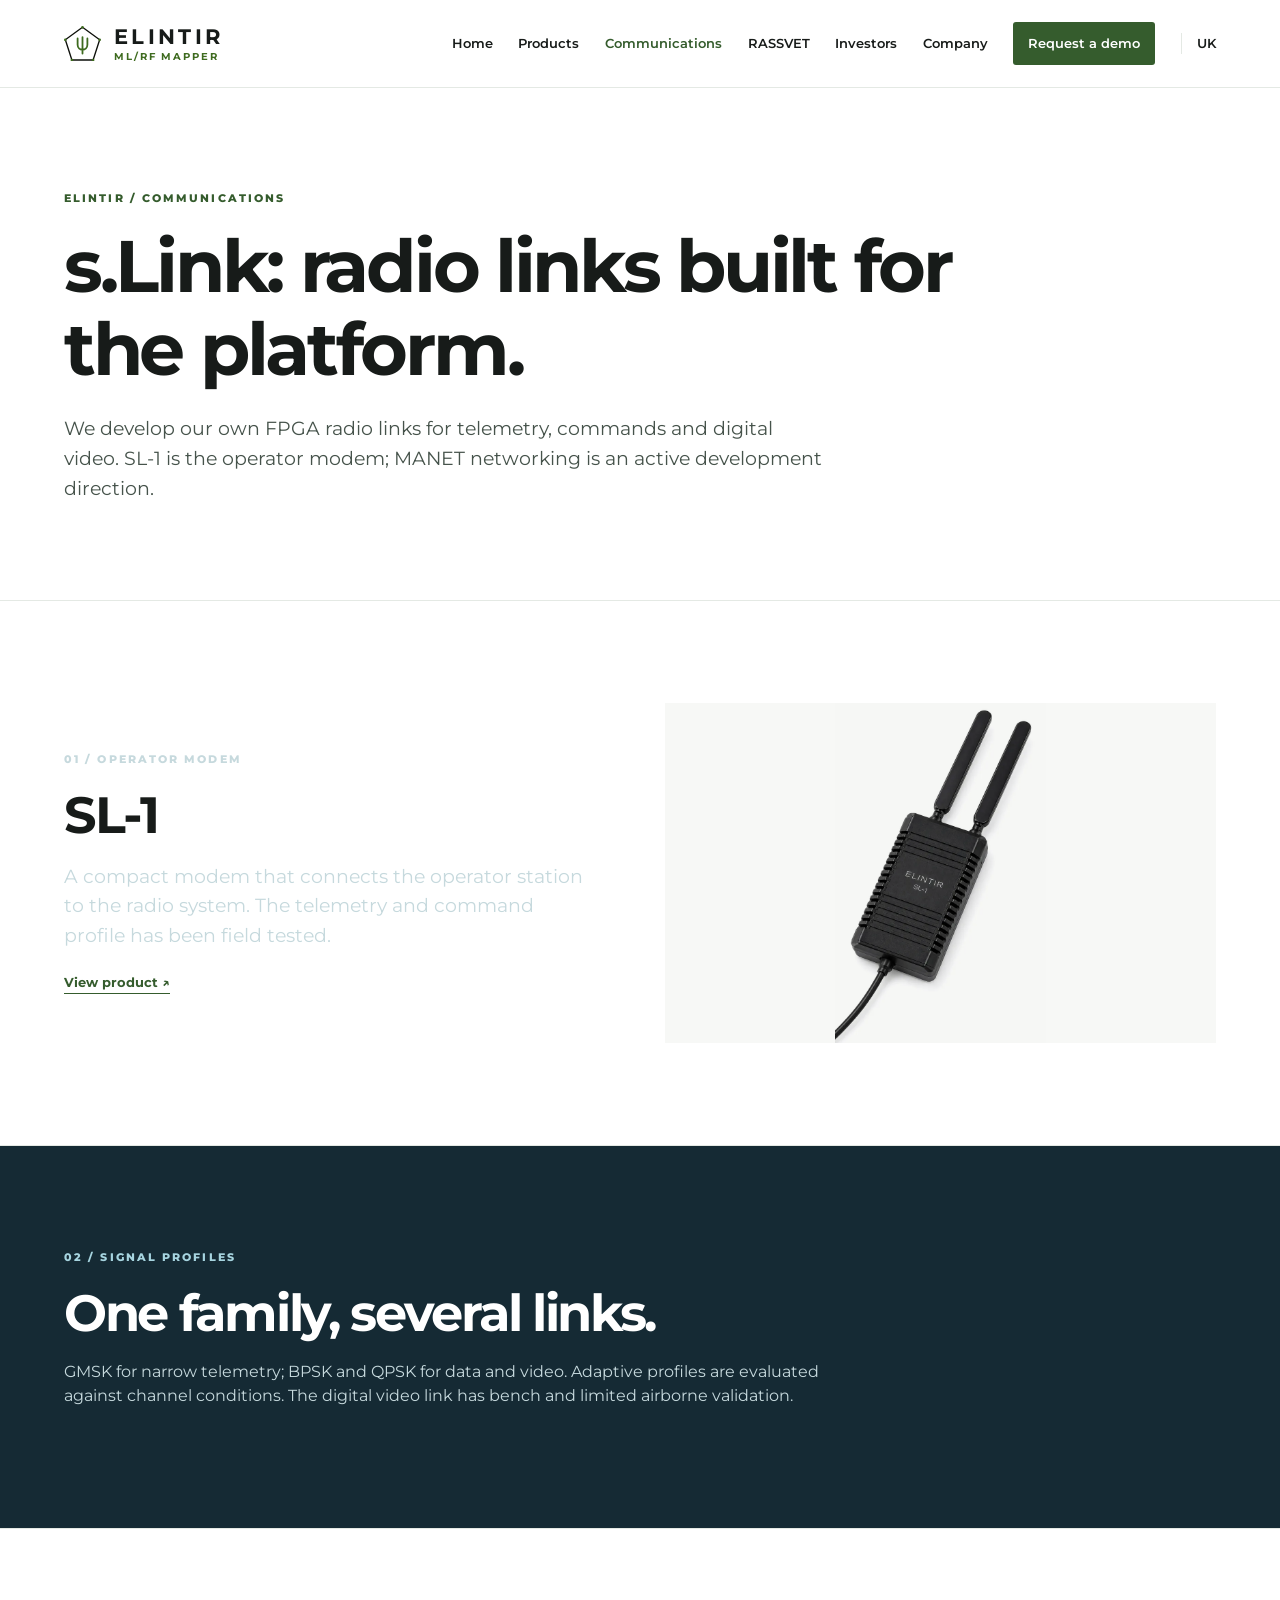
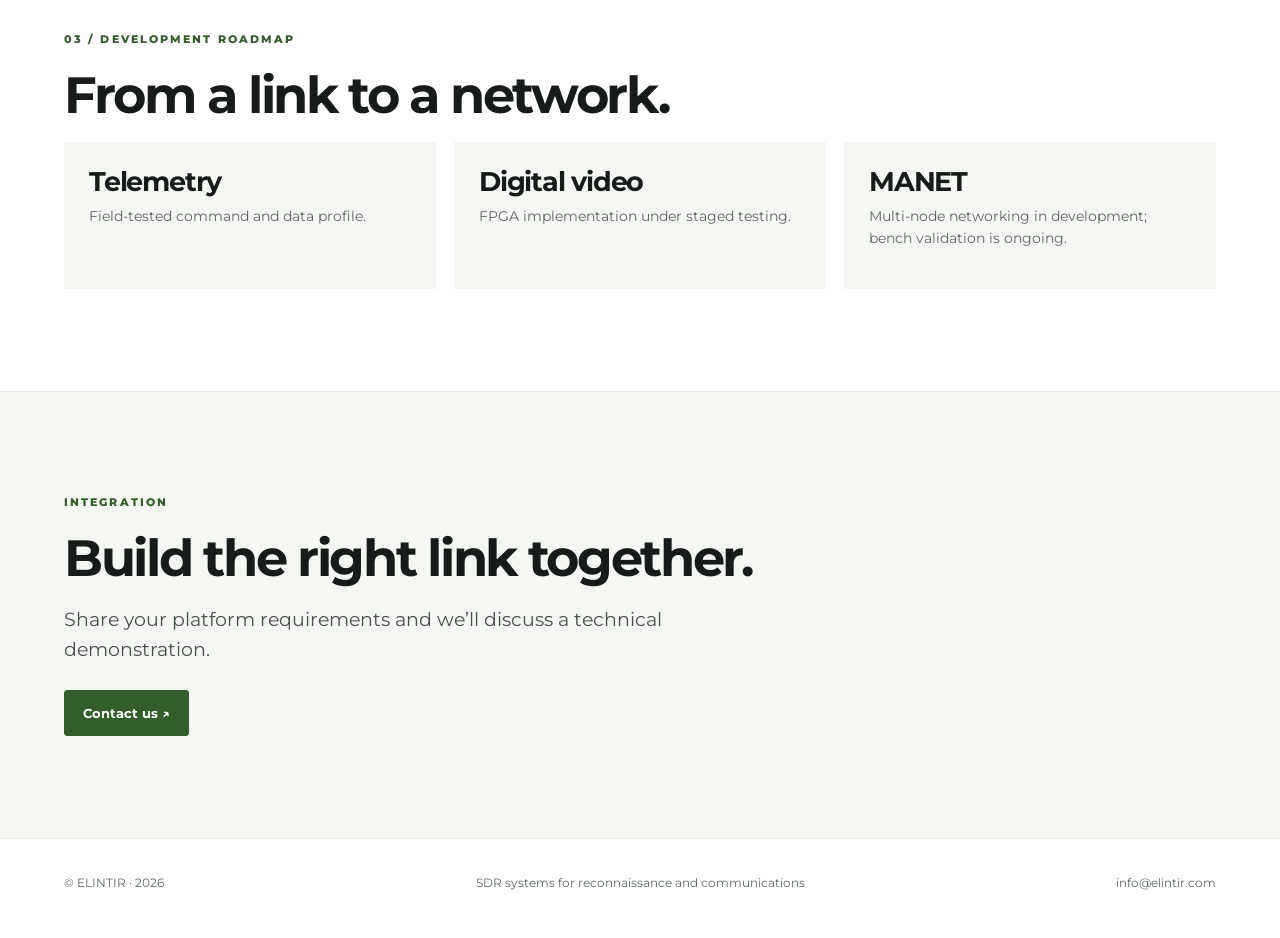
<file: en/slink/index.html>
<!doctype html>
<html lang="en"><head><meta charset="utf-8"><meta name="viewport" content="width=device-width,initial-scale=1">
<title>s.Link communications — ELINTIR</title><meta name="description" content="ELINTIR radio links for telemetry, commands and digital video. MANET in development."><meta name="theme-color" content="#ffffff">
<link rel="canonical" href="https://elintir.com/en/slink/">
<link rel="alternate" hreflang="uk" href="https://elintir.com/slink/">
<link rel="alternate" hreflang="en" href="https://elintir.com/en/slink/">
<link rel="icon" type="image/svg+xml" href="/assets/branding/elintir-favicon.svg"><link rel="stylesheet" href="/assets/site-v2.css?v=2681af0301">
<meta property="og:title" content="s.Link communications — ELINTIR"><meta property="og:description" content="ELINTIR radio links for telemetry, commands and digital video. MANET in development."><meta property="og:type" content="website"><meta property="og:image" content="https://elintir.com/assets/products/elintir-og-product.jpg">
</head><body><header class="topbar wrap"><a class="brand" href="/en/" aria-label="ELINTIR — ML/RF MAPPER, home">
<svg class="brand-mark" width="37" height="35" viewBox="61.3 61 389.4 371.7" role="img" aria-hidden="true">
  <polygon points="256,75 75.3,206.3 144.3,418.7 367.7,418.7 436.7,206.3" fill="none" stroke="#0d0f0a" stroke-width="14" stroke-linejoin="round"/>
  <path d="M204.5 192.5 V259.5 A51.5 51.5 0 0 0 307.5 259.5 V192.5 M256 179 V351" fill="none" stroke="#3e6b1f" stroke-width="19" stroke-linecap="round" stroke-linejoin="round"/>
  <g fill="#3e6b1f"><circle cx="256" cy="75" r="14"/><circle cx="75.3" cy="206.3" r="14"/><circle cx="144.3" cy="418.7" r="14"/><circle cx="367.7" cy="418.7" r="14"/><circle cx="436.7" cy="206.3" r="14"/></g>
</svg><span class="brand-text" style="display:flex;flex-direction:column;line-height:1"><span class="brand-name">ELINTIR</span><span class="brand-slogan">ML/RF MAPPER</span></span></a>
<nav class="nav" aria-label="Main navigation"><a href="/en/">Home</a><a href="/en/hardware/">Products</a><a href="/en/slink/" aria-current="page">Communications</a><a href="/rassvet/">RASSVET</a><a href="/en/investors/">Investors</a><a href="/en/company/">Company</a><a class="nav-cta" href="mailto:info@elintir.com?subject=ELINTIR%20demo%20request">Request a demo</a><a class="lang" href="/slink/" hreflang="uk">UK</a></nav></header>
<main><section class="page-hero wrap"><p class="eyebrow">ELINTIR / Communications</p><h1>s.Link: radio links built for the platform.</h1><p class="lead">We develop our own FPGA radio links for telemetry, commands and digital video. SL-1 is the operator modem; MANET networking is an active development direction.</p></section>
        <section class="section wrap" id="sl1"><div class="feature-row"><div><p class="eyebrow">01 / Operator modem</p><h2>SL-1</h2><p class="lead">A compact modem that connects the operator station to the radio system. The telemetry and command profile has been field tested.</p><a class="inline-link" href="/en/hardware/#sl1">View product ↗</a></div><div class="product-media"><img src="/assets/products/elintir-sl-1.webp" alt="ELINTIR SL-1 modem" loading="lazy"></div></div></section>
        <section class="section feature"><div class="wrap feature-row solo"><div><p class="eyebrow">02 / Signal profiles</p><h2>One family, several links.</h2><p>GMSK for narrow telemetry; BPSK and QPSK for data and video. Adaptive profiles are evaluated against channel conditions. The digital video link has bench and limited airborne validation.</p></div></div></section>
        <section class="section wrap"><p class="eyebrow">03 / Development roadmap</p><h2>From a link to a network.</h2><div class="mini-grid"><article><h3>Telemetry</h3><p>Field-tested command and data profile.</p></article><article><h3>Digital video</h3><p>FPGA implementation under staged testing.</p></article><article><h3>MANET</h3><p>Multi-node networking in development; bench validation is ongoing.</p></article></div></section>
        <section class="section contact"><div class="wrap"><p class="eyebrow">Integration</p><h2>Build the right link together.</h2><p class="lead">Share your platform requirements and we’ll discuss a technical demonstration.</p><a class="btn" href="mailto:info@elintir.com?subject=s.Link%20integration">Contact us ↗</a></div></section></main><footer class="footer wrap"><span>© ELINTIR · 2026</span><span>SDR systems for reconnaissance and communications</span><a href="mailto:info@elintir.com">info@elintir.com</a></footer></body></html>
</file>
<file: assets/site-v2.css>
@import url('https://fonts.googleapis.com/css2?family=Montserrat:wght@400;500;600;700;800&display=swap');
:root{color-scheme:light;--ink:#171b19;--muted:#5e6862;--line:#e4e9e4;--green:#355c2d;--pale:#f4f7f2;--blue:#dcebf1;--max:1280px}
*{box-sizing:border-box}
html{scroll-behavior:smooth}
body{margin:0;background:#fff;color:var(--ink);font-family:Montserrat,Arial,sans-serif;font-size:16px;line-height:1.55;-webkit-font-smoothing:antialiased}
a{color:inherit}
img{max-width:100%;display:block}
.wrap{width:min(var(--max),100%);margin:auto;padding-inline:clamp(22px,5vw,76px)}
.topbar{min-height:88px;display:flex;align-items:center;justify-content:space-between;gap:28px;border-bottom:1px solid var(--line)}
.brand{display:inline-flex;align-items:center;gap:13px;text-decoration:none;flex:none}
.brand-mark{width:37px;height:35.3px;display:block;flex:none}
.brand-text{display:flex;flex-direction:column;line-height:1}
.brand-name{font-size:21px;font-weight:700;letter-spacing:.16em;color:var(--ink)}
.brand-slogan{margin-top:5px;font-size:9.5px;font-weight:700;letter-spacing:.2em;color:#3e6b1f}
.nav{display:flex;align-items:center;gap:clamp(13px,2vw,30px);font-size:13px;font-weight:600}
.nav a{text-decoration:none;white-space:nowrap}.nav a:hover,.nav a[aria-current=page]{color:var(--green)}
.nav .nav-cta{background:var(--green);color:#fff;padding:11px 15px;border-radius:3px}.nav .nav-cta:hover{background:#23451d;color:#fff}
.nav .lang{border-left:1px solid var(--line);padding-left:15px}
.eyebrow{margin:0 0 18px;color:var(--green);font-size:11px;font-weight:800;letter-spacing:.19em;text-transform:uppercase}
h1,h2,h3,p{margin-top:0}h1,h2,h3{line-height:1.13;letter-spacing:-.045em;overflow-wrap:anywhere}
h1{font-size:clamp(41px,5.7vw,78px);font-weight:700;max-width:960px;margin-bottom:24px}
h2{font-size:clamp(30px,4vw,53px);font-weight:700;max-width:860px;margin-bottom:18px}
h3{font-size:clamp(21px,2.1vw,28px);font-weight:700;margin-bottom:9px}
.lead{font-size:clamp(16px,1.5vw,20px);color:#46534b;max-width:700px;line-height:1.55}
.hero{position:relative;padding-top:clamp(55px,6vw,78px);overflow:hidden}
.hero-copy{position:relative;z-index:1}.hero .lead{margin-bottom:27px}
.hero-actions,.section-actions{display:flex;flex-wrap:wrap;gap:12px;align-items:center}
.btn{display:inline-flex;align-items:center;gap:10px;min-height:46px;padding:11px 18px;border:1px solid var(--green);border-radius:3px;background:var(--green);color:#fff;text-decoration:none;font-size:13px;font-weight:700;transition:transform .2s,background .2s}
.btn:hover{transform:translateY(-2px);background:#23451d}.btn.secondary{background:#fff;color:var(--green)}.btn.secondary:hover{background:var(--pale)}
.hero-photo{width:100%;height:clamp(300px,42vw,550px);margin-top:-10px;object-fit:contain;object-position:center bottom}
.hero-note{position:relative;display:flex;align-items:center;justify-content:space-between;gap:20px;padding-block:14px 20px;border-top:1px solid var(--line);font-size:11px;letter-spacing:.08em;color:var(--muted);text-transform:uppercase}
.section{padding-block:clamp(65px,8vw,112px);border-top:1px solid var(--line)}
.section-head{display:flex;justify-content:space-between;align-items:end;gap:35px;margin-bottom:36px}.section-head .lead{margin:0;max-width:400px;font-size:15px}
.product-grid{display:grid;grid-template-columns:repeat(3,minmax(0,1fr));gap:18px}
.product-card{display:flex;flex-direction:column;min-height:460px;background:#f7f8f6;border:1px solid #e8ece7;text-decoration:none;overflow:hidden;transition:transform .25s,box-shadow .25s}
.product-card:hover{transform:translateY(-4px);box-shadow:0 12px 30px #21392413}
.product-card img{height:270px;width:100%;object-fit:contain;mix-blend-mode:multiply;padding:10px}
.product-card .card-copy{padding:23px 25px 27px;flex:1;display:flex;flex-direction:column}
.product-card p{font-size:14px;color:var(--muted);margin-bottom:0}
.product-card .card-foot{margin-top:auto;padding-top:18px;display:flex;justify-content:space-between;align-items:center;gap:12px;font-size:11px;color:var(--green);font-weight:700}
.status{border:1px solid #cfdbce;padding:5px 7px;color:var(--green);font-size:10px;white-space:nowrap}
.text-card{padding:26px;border:1px solid var(--line);background:#fff;min-height:230px}.text-card p{color:var(--muted);font-size:14px}
.text-card .number{color:var(--green);font-size:11px;letter-spacing:.12em;margin-bottom:30px;font-weight:800}
.grid-3{display:grid;grid-template-columns:repeat(3,1fr);gap:18px}.grid-2{display:grid;grid-template-columns:repeat(2,1fr);gap:18px}
.feature{background:#152a34;color:#fff;overflow:hidden}.feature .eyebrow{color:#a6d4df}.feature h2{color:#fff}.feature .lead{color:#c6d9dd}
.signal-panel{position:relative;min-height:340px;background:radial-gradient(circle at 55% 50%,#254e61 0,#142b37 43%,#0d202b 100%);border:1px solid #385561;overflow:hidden}
.signal-panel svg{height:100%;width:100%;min-height:340px;display:block}.signal-panel .orbit{fill:none;stroke:#8cc4cf;stroke-width:1;opacity:.45}.signal-panel .orbit:nth-child(2){animation:orbit 11s linear infinite;transform-origin:50% 50%}.signal-panel .beam{stroke:#bce9e7;stroke-width:2;stroke-dasharray:9 10;animation:dash 3s linear infinite}.signal-panel .pulse{fill:#b5e8de;animation:pulse 2.6s ease-in-out infinite}.signal-panel .pulse:nth-of-type(2){animation-delay:1.2s}@keyframes orbit{to{transform:rotate(360deg)}}@keyframes dash{to{stroke-dashoffset:-38}}@keyframes pulse{50%{opacity:.3;r:11px}}
.feature-row{display:grid;grid-template-columns:1fr 1fr;gap:50px;align-items:center}.feature-row p{color:#c6d9dd;max-width:520px}.feature-row.solo{grid-template-columns:1fr}.feature-row.solo>div{max-width:850px}.feature-row.solo p{max-width:760px}
.kicker-list{display:grid;grid-template-columns:repeat(3,1fr);gap:18px;margin-top:25px}.kicker-list div{border-top:1px solid #496873;padding-top:15px;font-size:13px;color:#d6e7e8}
.kicker-list strong{display:block;color:#fff;font-size:18px;margin-bottom:5px}
.page-hero{padding-block:clamp(70px,8vw,120px) clamp(55px,6vw,85px)}.page-hero h1{max-width:950px}.page-hero .lead{max-width:760px}
.product-row{display:grid;grid-template-columns:minmax(230px,.85fr) 1.15fr;gap:clamp(30px,6vw,85px);align-items:center;padding-block:45px;border-top:1px solid var(--line)}
.product-row:nth-child(even) .product-media{order:2}.product-row:nth-child(even){grid-template-columns:1.15fr minmax(230px,.85fr)}.product-row.no-media,.product-row.no-media:nth-child(even){grid-template-columns:1fr}.product-row.no-media>div{max-width:760px}
.product-media{min-height:320px;display:grid;place-items:center;background:#f7f8f6}.product-media img{width:100%;height:340px;object-fit:contain;mix-blend-mode:multiply}
.product-media.visual{background:#132d39}.product-row .lead{font-size:17px}.product-row ul{padding-left:18px;color:var(--muted);font-size:14px}.product-row li+li{margin-top:7px}
.product-row .status{display:inline-block;margin-bottom:20px}.product-row h2{font-size:clamp(29px,3vw,43px)}
.mini-grid{display:grid;grid-template-columns:repeat(3,1fr);gap:18px}.mini-grid article{padding:25px;background:var(--pale)}.mini-grid p{font-size:14px;color:var(--muted)}
.inline-link{font-weight:700;color:var(--green);font-size:13px;text-decoration:none;border-bottom:1px solid currentColor;padding-bottom:3px}.inline-link:hover{color:#1c421b}
.contact{background:var(--pale)}.contact .lead{margin-bottom:25px}
.footer{padding-block:35px 45px;border-top:1px solid var(--line);display:flex;justify-content:space-between;gap:22px;flex-wrap:wrap;color:var(--muted);font-size:12px}.footer a{text-decoration:none}.footer a:hover{color:var(--green)}
@media(max-width:920px){.topbar{align-items:flex-start;padding-top:20px;padding-bottom:20px;flex-direction:column;gap:20px}.nav{width:100%;overflow-x:auto;padding-bottom:4px}.feature-row{gap:24px}}
@media(max-width:700px){.hero{padding-top:55px}.hero-photo{height:350px;margin-top:10px;max-width:none;width:125%;margin-left:-12.5%}.hero-note{font-size:9px}.section-head{display:block}.section-head .lead{margin-top:20px}.product-grid,.grid-3,.grid-2,.mini-grid,.feature-row{grid-template-columns:1fr}.product-card{min-height:unset}.product-card img{height:245px}.product-row,.product-row:nth-child(even){grid-template-columns:1fr;gap:25px}.product-row:nth-child(even) .product-media{order:0}.product-media{min-height:230px}.product-media img{height:260px}.kicker-list{grid-template-columns:1fr;gap:8px}.feature-row .signal-panel{min-height:280px}.nav .nav-cta{display:none}}
@media(prefers-reduced-motion:reduce){*,*:before,*:after{animation-duration:.01ms!important;scroll-behavior:auto!important;transition-duration:.01ms!important}}
</file>
<file: rassvet/styles.css>
:root{color-scheme:dark;font:16px/1.5 Inter,ui-sans-serif,system-ui,-apple-system,"Segoe UI",sans-serif;color:#eaf4f5;background:#07131b}
*{box-sizing:border-box}body{margin:0;background:radial-gradient(ellipse at 75% 0,#123441 0,transparent 44%),#07131b;min-height:100vh}button,input,select{font:inherit}button{cursor:pointer}a{color:#85dcd8}a:hover{text-decoration:none}button:focus-visible,input:focus-visible,select:focus-visible,summary:focus-visible,a:focus-visible{outline:2px solid #70e3e2;outline-offset:3px}
.site-header{max-width:1440px;margin:auto;padding:1rem 2rem;display:flex;justify-content:space-between;align-items:center;gap:1rem;border-bottom:1px solid #28434d}.brand{display:flex;align-items:center;gap:.55rem;font-size:1.1rem;font-weight:800;letter-spacing:.025em}.brand-symbol{color:#7ce5de;font-size:1.4rem}.brand small{font-size:.8rem;font-weight:500;color:#9eb7bf;margin-left:.4rem}.header-tag{color:#8aa7af;font-size:.82rem}
main{max-width:1440px;margin:auto;padding:1.6rem 2rem 3rem}h1{font-size:clamp(1.35rem,2.3vw,2rem);line-height:1.2;letter-spacing:-.035em;margin:0 0 1.25rem}.workspace{display:grid;grid-template-columns:255px minmax(0,1fr);align-items:start;gap:1rem}.card{background:#0c202b;border:1px solid #29424d;border-radius:15px;box-shadow:0 10px 30px #0002}.section-kicker{display:block;color:#78d6d2;font-size:.78rem;font-weight:750;letter-spacing:.11em;text-transform:uppercase}
.controls{position:sticky;top:1rem;padding:1.15rem;display:grid;gap:.9rem}.controls h2{font-size:1.08rem;margin:0 0:.1rem}.controls label,.analysis-heading label{display:grid;gap:.28rem;color:#bad0d5;font-size:.88rem;font-weight:650}.controls input[type=number],select{width:100%;min-width:0;background:#071823;border:1px solid #3b5a66;border-radius:8px;color:#eefbfb;padding:.65rem .7rem;outline:none}.controls input[type=number]:focus,select:focus{border-color:#7de3dd}.region-result{background:#102b37;border:1px solid #2d5360;border-radius:9px;padding:.7rem .8rem;display:grid;gap:.12rem}.region-result span,.region-result small{color:#92adb6;font-size:.77rem}.region-result strong{font-size:.92rem;color:#dff5f3}.region-result.unavailable{border-color:#806049;background:#30251e}.region-result.unavailable strong{color:#f6c692}.date-control{display:grid;gap:.35rem;margin-top:.2rem}.date-control label{display:flex;justify-content:space-between;align-items:baseline;gap:.5rem}.date-control label strong{color:#e8f6f5;font-size:.92rem}.date-control input{width:100%;accent-color:#7adcd6}.date-ends{display:flex;justify-content:space-between;gap:.5rem;color:#83a0a9;font-size:.75rem}.primary-button{background:#7cded7;color:#08242a;border:0;border-radius:8px;padding:.72rem;font-weight:800}.primary-button:hover{background:#9af0e9}.form-error{margin:0;color:#ffaaa0;font-size:.84rem}
.locate-button{width:100%;background:#143440;border:1px solid #3b6770;border-radius:8px;color:#c9eeea;padding:.62rem .5rem;font-size:.78rem;font-weight:700}.locate-button:hover{border-color:#7bd8d1;background:#1c4650}.locate-button:disabled{opacity:.65;cursor:wait}.location-status{margin:-.55rem 0 0;color:#a4bdc3;font-size:.76rem;line-height:1.4}
.results{display:grid;gap:1rem;min-width:0}.scene-card{overflow:hidden}.scene-topline{display:flex;justify-content:space-between;align-items:start;gap:1rem;padding:1.15rem 1.25rem}.scene-topline h2{font-size:1.35rem;letter-spacing:-.025em;margin:.15rem 0}.scene-topline p{margin:.18rem 0 0;color:#8faeb6;font-size:.8rem;line-height:1.4}.quality-chip{white-space:nowrap;border:1px solid #476e76;background:#153a43;color:#a0e8e1;border-radius:999px;padding:.38rem .62rem;font-size:.75rem;font-weight:750}.quality-chip.old{border-color:#8a704b;background:#382d1f;color:#f3c27e}.scene-topline .uncertainty{color:#efbf7d;max-width:65ch}
.key-metrics{display:grid;grid-template-columns:repeat(3,minmax(0,1fr));border-top:1px solid #2b4650;border-bottom:1px solid #2b4650}.key-metrics>div{padding:.82rem 1.25rem;display:grid;align-content:start;gap:.12rem;min-width:0}.key-metrics>div+div{border-left:1px solid #2b4650}.key-metrics span{color:#99b7bd;font-size:.8rem}.key-metrics strong{font-size:1.55rem;letter-spacing:-.04em;line-height:1.2;white-space:nowrap;overflow:hidden;text-overflow:ellipsis}.key-metrics small{color:#87a5ad;font-size:.75rem}.key-metrics>div:last-child strong{color:#f0c494;font-size:1.2rem}
.analysis-panel{padding:1rem 1.25rem 1.15rem;background:#102b36}.analysis-heading{display:flex;justify-content:space-between;align-items:end;gap:1rem}.analysis-heading>div{display:flex;align-items:center;gap:.9rem;flex-wrap:wrap}.analysis-heading strong{font-size:1.4rem;color:#f2fafa;line-height:1}.analysis-heading label{display:flex;align-items:center;gap:.55rem;white-space:nowrap}.analysis-heading select{width:78px;padding:.36rem 1.7rem .36rem .55rem;appearance:none;background-image:linear-gradient(45deg,transparent 50%,#8dbdc5 50%),linear-gradient(135deg,#8dbdc5 50%,transparent 50%);background-position:calc(100% - 16px) 50%,calc(100% - 11px) 50%;background-size:5px 5px;background-repeat:no-repeat}.time-controls{display:flex;align-items:center;gap:.55rem;margin:.9rem 0 .75rem}.time-controls button{border:1px solid #446572;background:#183944;color:#e4f4f4;border-radius:7px;padding:.45rem .62rem;font-size:.8rem;font-weight:700;white-space:nowrap}.time-controls button:hover{border-color:#85dbd6}.time-controls input{flex:1;min-width:70px;accent-color:#78d9d2}.play-button{background:#214a51!important}.timeline-row{display:flex;justify-content:space-between;gap:.75rem;margin:.4rem 0 .28rem;color:#c4d8dc;font-size:.78rem}.timeline-row span:last-child{color:#90b5bb}.track{height:24px;border:1px solid #35545f;background:repeating-linear-gradient(90deg,transparent 0,transparent calc(25% - 1px),#36525d calc(25% - 1px),#36525d 25%),#091d28;position:relative;border-radius:5px;overflow:hidden}.track .segment{position:absolute;top:3px;bottom:3px;border-radius:2px;min-width:2px}.coverage-track .segment{background:#70d9d4}.alert-track .segment{background:#e5a069}.alert-track .segment.red{background:#f27c72}.track .cursor{position:absolute;top:0;bottom:0;width:2px;background:#fff;box-shadow:0 0 0 2px #ffffff55;z-index:3;pointer-events:none}.ticks{display:flex;justify-content:space-between;color:#829fa8;font-size:.72rem;margin:.25rem 0 0}.alert-explanation{margin:.7rem 0 0;color:#a9c2c8;font-size:.79rem;line-height:1.45}
.terrain-heading{display:flex;justify-content:space-between;align-items:center;gap:1rem;padding:.8rem 1.25rem}.terrain-heading h3{font-size:1rem;margin:0}.terrain-heading span{font-size:.76rem;color:#9bdfd9;border:1px solid #3b6670;border-radius:999px;padding:.22rem .55rem;white-space:nowrap}.terrain-viewport{height:min(48vw,470px);min-height:340px;position:relative;overflow:hidden;background:radial-gradient(circle at 50% 70%,#1e5261 0,#0b2636 47%,#071623 85%)}.terrain-viewport canvas{display:block;width:100%;height:100%;position:relative;z-index:1;touch-action:none}.scene-wash{position:absolute;inset:0;background:radial-gradient(ellipse at 50% 12%,#79dfd817,transparent 50%);pointer-events:none}.scene-coordinates{position:absolute;z-index:2;top:.8rem;left:.9rem;display:grid;gap:.15rem;color:#cceae8;font-size:.72rem;font-weight:700;text-shadow:0 1px 6px #001}.scene-coordinates span:last-child{font-weight:500;color:#a9cbd0}.scene-key{position:absolute;z-index:2;right:.8rem;bottom:.8rem;background:#071b27cb;border:1px solid #47737d;padding:.35rem .55rem;border-radius:6px;color:#bfe8e2;font-size:.72rem}.terrain-tooltip{position:absolute;z-index:3;pointer-events:none;background:#061620ec;border:1px solid #83d9d3;border-radius:7px;color:#ecfffb;padding:.48rem .6rem;font-size:.76rem;white-space:nowrap}.scene-foot{display:flex;justify-content:space-between;gap:1rem;padding:.62rem 1.25rem .2rem;color:#90afb7;font-size:.76rem}.scene-foot p{margin:0}.scene-source{padding:0 1.25rem .8rem;margin:.3rem 0 0;color:#799ca5;font-size:.72rem;line-height:1.4}
.terrain-stage{position:relative}.relief-control{position:absolute;z-index:5;top:50%;right:.85rem;transform:translateY(-50%);display:flex;flex-direction:column;align-items:center;gap:.24rem;padding:.6rem .42rem;background:#071b27dc;border:1px solid #47737d;border-radius:10px;box-shadow:0 8px 20px #0005}.relief-control label{font-size:.72rem;color:#d5efeb;font-weight:700}.relief-control output{font-size:.76rem;color:#8fe8df;font-weight:800}.relief-control input{height:132px;width:24px;margin:.2rem 0;writing-mode:vertical-lr;direction:rtl;accent-color:#80ded5;cursor:pointer}.relief-control span{font-size:.68rem;color:#88a8b0}
.details-grid{display:grid;grid-template-columns:1fr 1fr;gap:1rem}.list-card,.pass-card,.sky-card{padding:1.1rem 1.2rem}.card-heading{display:flex;justify-content:space-between;align-items:baseline;gap:.5rem}.card-heading h2{font-size:1.06rem;margin:0}.card-heading span{font-size:.76rem;color:#94b1b9;white-space:nowrap}.sat-list,.pass-list{display:grid;gap:.4rem;margin-top:.8rem}.sat-row,.pass-row{width:100%;display:grid;grid-template-columns:minmax(75px,1fr) repeat(3,minmax(50px,.6fr));gap:.35rem;align-items:center;text-align:left;background:#102b37;border:1px solid #2c4b58;border-radius:7px;color:#e0eff0;padding:.55rem .6rem;font-size:.78rem}.sat-row:hover,.sat-row.selected,.pass-row:hover{border-color:#72d8d2;background:#1a3b47}.sat-row span:not(:first-child),.pass-row span:not(:first-child){color:#b0c9ce}.sat-empty{color:#9eb6bd;font-size:.82rem}.sat-detail{margin-top:.8rem;border-top:1px solid #2c4b58;padding-top:.7rem;color:#bfd7da;font-size:.79rem;line-height:1.5}.sky-card summary,.method summary{cursor:pointer;font-weight:700;list-style:none}.sky-card summary::-webkit-details-marker,.method summary::-webkit-details-marker{display:none}.sky-card summary::after,.method summary::after{content:"⌄";float:right;color:#81cfc9}.sky-card[open] summary::after,.method[open] summary::after{content:"⌃"}.sky-card summary span{float:right;margin-right:1rem;color:#90adb6;font-size:.78rem;font-weight:500}.sky-card svg{width:min(100%,390px);height:auto;display:block;margin:1rem auto .2rem}.sky-card svg text{fill:#95afba;font-size:14px;font-weight:600}.sky-card svg .ring-label{fill:#6d8994;font-size:12px}.sky-disk{fill:#0a1a25;stroke:#54717b;stroke-width:1.6}.sky-ring,.sky-axis{fill:none;stroke:#2c4955;stroke-width:1}.sat-dot{fill:#83e1da;stroke:#08232d;stroke-width:2;cursor:pointer}.sat-dot:hover,.sat-dot.selected{fill:#ffc879;stroke-width:3}.sat-label{font-size:10px!important;fill:#dff9f7!important;pointer-events:none}
.method{margin-top:1rem;padding:1rem 1.25rem}.method>div{padding-top:1rem;color:#a9c2c8;font-size:.84rem;line-height:1.55}.method p{margin:.5rem 0}.source-links{display:flex;flex-wrap:wrap;gap:.5rem 1rem;margin-top:.8rem}footer{border-top:1px solid #243b46;color:#78949e;text-align:center;padding:1.2rem;font-size:.77rem}
@media(max-width:1050px){.workspace{grid-template-columns:230px minmax(0,1fr)}.details-grid{grid-template-columns:1fr}}
@media(max-width:760px){.site-header{padding:.9rem 1rem}.header-tag{display:none}main{padding:1.1rem 1rem 2rem}.workspace{grid-template-columns:1fr}.controls{position:static;grid-template-columns:repeat(2,minmax(0,1fr));align-items:end}.controls h2,.controls .region-result,.controls .date-control,.controls .form-error,.controls .locate-button,.controls .location-status{grid-column:1/-1}.controls .primary-button{grid-column:1/-1}.terrain-viewport{height:420px}.scene-foot{display:block}.scene-foot span{display:block}.key-metrics>div{padding:.7rem .8rem}}
@media(max-width:520px){.brand small{display:none}.controls{gap:.7rem}.scene-topline{display:block}.quality-chip{display:inline-block;margin-top:.5rem}.key-metrics{grid-template-columns:repeat(3,minmax(0,1fr))}.key-metrics span{font-size:.7rem}.key-metrics strong{font-size:1.22rem}.key-metrics>div:last-child strong{font-size:.9rem}.key-metrics small{font-size:.66rem}.analysis-heading{align-items:start}.analysis-heading>div{display:grid;gap:.2rem}.analysis-heading label{display:grid;gap:.1rem;font-size:.7rem}.time-controls{flex-wrap:wrap}.time-controls input{order:-1;flex-basis:100%}.time-controls button{flex:1}.terrain-viewport{height:340px;min-height:340px}.terrain-heading h3{font-size:.9rem}.relief-control{right:.45rem;padding:.45rem .25rem}.relief-control input{height:104px}.sat-row,.pass-row{font-size:.72rem;padding:.5rem .4rem}}
</file>
<file: rassvet/light-theme.css>
:root {
  color-scheme: light;
  --brand-green: #3e6b1f;
  --brand-green-deep: #2f4b19;
  --ink: #101010;
  --muted: #6e6e6e;
  --line: #e2e2e2;
  color: var(--ink);
  background: #fff;
  font: 400 16px/1.5 "Montserrat", "Segoe UI", sans-serif;
}

body {
  background: #fff;
  font-family: "Montserrat", "Segoe UI", sans-serif;
}
button, input, select { font-family: inherit; }
h1, h2, h3, .brand-home, .brand-product, .section-kicker,
.quality-chip, .key-metrics strong, .analysis-heading strong,
.primary-button, .locate-button, .time-controls button { font-weight: 700; }
.controls label, .analysis-heading label, .timeline-row,
.scene-foot, .card-heading span { font-weight: 600; }
h1, h2, h3 { letter-spacing: -.025em; }
.section-kicker { letter-spacing: .045em; }

a { color: var(--brand-green-deep); }
button:focus-visible, input:focus-visible, select:focus-visible,
summary:focus-visible, a:focus-visible { outline-color: var(--brand-green); }

.site-header {
  max-width: none;
  padding-inline: max(2rem, calc((100vw - 1376px) / 2));
  background: #fff;
  border-bottom-color: var(--line);
  box-shadow: none;
}
.brand { color: var(--ink); gap: 1rem; }
.brand-home { display: inline-flex; align-items: center; gap: .8rem; color: var(--ink); text-decoration: none; }
.brand-home:hover { color: var(--ink); }
.brand-mark { width: 37px; height: 35.3px; display: block; flex: none; }
.brand-text { display: flex; flex-direction: column; line-height: 1; }
.brand-name { font-size: 1.3rem; font-weight: 700; letter-spacing: .16em; }
.brand-slogan { margin-top: 5px; font-size: .59rem; font-weight: 700; letter-spacing: .2em; color: var(--brand-green); }
.brand-divider { width: 1px; height: 2rem; background: var(--line); }
.brand-product { font-size: .93rem; font-weight: 700; letter-spacing: 0; }
.brand small { display: block; margin: .05rem 0 0; font-size: .65rem; font-weight: 400; letter-spacing: 0; color: var(--muted); }
.header-right { display: flex; align-items: center; gap: 1.3rem; }
.header-tag { color: var(--muted); }
.header-home-link { color: var(--brand-green-deep); font-size: .82rem; font-weight: 700; text-decoration: none; white-space: nowrap; }
.header-home-link:hover { text-decoration: underline; }
h1 { color: var(--ink); }
main { padding-top: 1rem; }
main>h1 { margin-bottom: .9rem; }
.card {
  background: #fff;
  border-color: var(--line);
  border-radius: 10px;
  box-shadow: none;
}
.section-kicker { color: var(--brand-green); }

.controls label, .analysis-heading label { color: #555; }
.controls input[type=number], select {
  background: #fff;
  border-color: #c9c9c9;
  color: var(--ink);
}
.controls input[type=number]:focus, select:focus { border-color: var(--brand-green); }
.region-result { background: #f8f9f6; border-color: #e1e7dc; }
.region-result span, .region-result small { color: var(--muted); }
.region-result strong { color: var(--ink); }
.region-result.unavailable { background: #fff6ea; border-color: #efd4b2; }
.region-result.unavailable strong { color: #925321; }
.date-control label strong { color: var(--ink); }
.date-control input, .time-controls input { accent-color: var(--brand-green); }
.date-ends { color: var(--muted); }
.primary-button { background: var(--brand-green-deep); color: #fff; }
.primary-button:hover { background: var(--brand-green); }
.form-error { color: #a43d34; }
.coordinate-actions { display: flex; align-items: stretch; gap: .55rem; }
.coordinate-actions .primary-button { flex: 1; min-width: 0; }
.locate-button {
  display: inline-flex;
  align-items: center;
  justify-content: center;
  flex: none;
  width: 46px;
  min-width: 46px;
  min-height: 46px;
  padding: 0;
  background: #fff;
  border-color: #bdcdb0;
  color: var(--brand-green);
}
.locate-button svg { flex: none; }
.locate-button:hover { background: #f1f6ed; border-color: var(--brand-green); }
.location-status { color: var(--muted); }

.scene-topline { padding: .78rem 1.15rem; }
.scene-topline h2 { font-size: 1.2rem; }
.scene-topline p { color: var(--muted); font-size: .73rem; }
.quality-chip { background: #f1f6ed; border-color: #d7e4ce; color: var(--brand-green-deep); }
.quality-chip.old { background: #fff3df; border-color: #ebd5ac; color: #89591d; }
.scene-topline .uncertainty { color: #945819; }
.key-metrics { border-color: var(--line); }
.key-metrics>div+div { border-left-color: var(--line); }
.key-metrics span, .key-metrics small { color: var(--muted); }
.key-metrics strong { color: var(--ink); }
.key-metrics>div:last-child strong { color: #9b552a; }

.analysis-panel { padding: .7rem 1.15rem .78rem; background: #f8f9f6; border-bottom: 1px solid var(--line); }
.timeline-panel { padding: .75rem 1.25rem 1rem; border-top: 1px solid var(--line); }
.analysis-heading strong { color: var(--ink); font-size: 1.2rem; }
.time-controls { margin: .55rem 0 0; }
.analysis-heading select {
  background-image: linear-gradient(45deg, transparent 50%, #555 50%),
                    linear-gradient(135deg, #555 50%, transparent 50%);
}
.time-controls button { background: #fff; border-color: #c9c9c9; color: #333; }
.time-controls button:hover { background: #f1f6ed; border-color: var(--brand-green); }
.time-controls .play-button { background: #eaf2e4 !important; color: var(--brand-green-deep); }
.time-controls .now-button { background: var(--brand-green-deep); border-color: var(--brand-green-deep); color: #fff; }
.time-controls .now-button:hover { background: var(--brand-green); border-color: var(--brand-green); }
.timeline-row { color: #333; }
.timeline-row span:last-child { color: var(--muted); }
.track {
  background: repeating-linear-gradient(90deg, transparent 0, transparent calc(25% - 1px), #e1e1e1 calc(25% - 1px), #e1e1e1 25%), #fff;
  border-color: #d1d1d1;
}
.coverage-track .segment { background: var(--brand-green); }
.alert-track .segment { background: #db8a4d; }
.alert-track .segment.red { background: #d75c54; }
.track .cursor { background: #222; box-shadow: 0 0 0 2px #fff9; }
.ticks, .alert-explanation { color: var(--muted); }

.terrain-heading { background: #fff; padding: .6rem 1.15rem; }
.terrain-heading h3 { color: var(--ink); }
.terrain-heading span { background: #f1f6ed; color: var(--brand-green-deep); border-color: #d7e4ce; }
.terrain-viewport { height: min(72vh, 720px); min-height: 540px; }
.terrain-controls { position: absolute; z-index: 5; top: 50%; right: .85rem; transform: translateY(-50%); display: flex; align-items: stretch; gap: .42rem; }
.terrain-controls .relief-control, .terrain-controls .zoom-control { position: static; transform: none; display: flex; flex-direction: column; align-items: center; gap: .25rem; min-width: 72px; padding: .55rem .32rem; background: #071b27e8; border: 1px solid #47737d; border-radius: 10px; box-shadow: 0 8px 20px #0005; }
.terrain-controls label { color: #e5f7f5; font-size: .7rem; font-weight: 700; text-align: center; }
.terrain-controls output { color: #8fe8df; font-size: .76rem; font-weight: 700; }
.terrain-controls input[type=range] { height: 145px; width: 24px; margin: .2rem 0; writing-mode: vertical-lr; direction: rtl; accent-color: #80ded5; cursor: pointer; }
.terrain-controls span { color: #a8c5cb; font-size: .68rem; }
.scene-foot, .scene-source { color: var(--muted); }
.scene-source a { color: var(--brand-green-deep); }

.card-heading h2 { color: var(--ink); }
.card-heading span { color: var(--muted); }
.sat-row, .pass-row {
  background: #fafafa;
  border-color: var(--line);
  color: var(--ink);
}
.sat-row:hover, .sat-row.selected, .pass-row:hover { background: #f1f6ed; border-color: var(--brand-green); }
.sat-row span:not(:first-child), .pass-row span:not(:first-child) { color: var(--muted); }
.sat-empty, .sat-detail { color: var(--muted); }
.sat-detail { border-top-color: var(--line); }
.sky-card summary::after, .method summary::after { color: var(--brand-green); }
.sky-card summary span { color: var(--muted); }
.sky-card svg text { fill: #4b4b4b; }
.sky-card svg .ring-label { fill: #777; }
.sky-disk { fill: #edf6f8; stroke: #8db0bc; }
.sky-ring, .sky-axis { stroke: #c8dce2; }
.sat-dot { fill: var(--brand-green); stroke: #f0f9fa; }
.sat-dot:hover, .sat-dot.selected { fill: #e89a3d; }
.sat-label { fill: #204858 !important; }
.method>div { color: #4b4b4b; }
.research-card summary span { float: right; margin-right: 1rem; color: var(--muted); font-size: .78rem; font-weight: 600; }
.research-links { display: flex; flex-wrap: wrap; gap: .5rem 1.1rem; margin: .9rem 0; }
.research-links a { font-size: .83rem; font-weight: 600; }
.research-export { margin: .25rem 0; padding: .58rem .75rem; border: 1px solid var(--brand-green-deep); border-radius: 7px; background: #fff; color: var(--brand-green-deep); font-size: .82rem; font-weight: 700; }
.research-export:hover { background: #f1f6ed; }
footer { background: #fff; border-top-color: var(--line); color: var(--muted); }

@media (max-width: 760px) {
  .site-header { padding-inline: 1rem; }
  .header-home-link { display: none; }
  .controls .coordinate-actions { grid-column: 1 / -1; }
  .terrain-viewport { height: 540px; min-height: 540px; }
}
@media (max-width: 520px) {
  .brand-mark { width: 31px; height: 29.6px; }
  .brand-name { font-size: 1.1rem; }
  .brand-slogan { font-size: .51rem; letter-spacing: .16em; }
  .brand-product { font-size: .8rem; }
  .brand { gap: .55rem; }
  .terrain-viewport { height: 410px; min-height: 410px; }
  .terrain-controls { top: auto; right: .4rem; bottom: .4rem; transform: none; gap: .25rem; }
  .terrain-controls .relief-control, .terrain-controls .zoom-control { min-width: 58px; padding: .4rem .2rem; }
  .terrain-controls label { font-size: .6rem; }
  .terrain-controls input[type=range] { height: 92px; }
}

/* Keep the map wide on tablets instead of squeezing it beside the search card. */
@media (min-width: 761px) and (max-width: 900px) {
  .workspace { grid-template-columns: minmax(0, 1fr); }
  .controls {
    position: static;
    grid-template-columns: repeat(2, minmax(0, 1fr));
    align-items: end;
  }
  .controls h2, .controls .region-result, .controls .date-control,
  .controls .form-error, .controls .location-status,
  .controls .coordinate-actions { grid-column: 1 / -1; }
  .terrain-viewport { height: 540px; min-height: 540px; }
}

@media (max-width: 520px) {
  .workspace { grid-template-columns: minmax(0, 1fr); }
  .results { grid-template-columns: minmax(0, 1fr); }
  .details-grid { grid-template-columns: minmax(0, 1fr); }
  .scene-card { min-width: 0; }
  .analysis-heading { flex-wrap: wrap; }
  .analysis-heading > * { min-width: 0; }
}

@media (max-width: 360px) {
  .sky-card summary span, .research-card summary span { display: none; }
}
</file>
